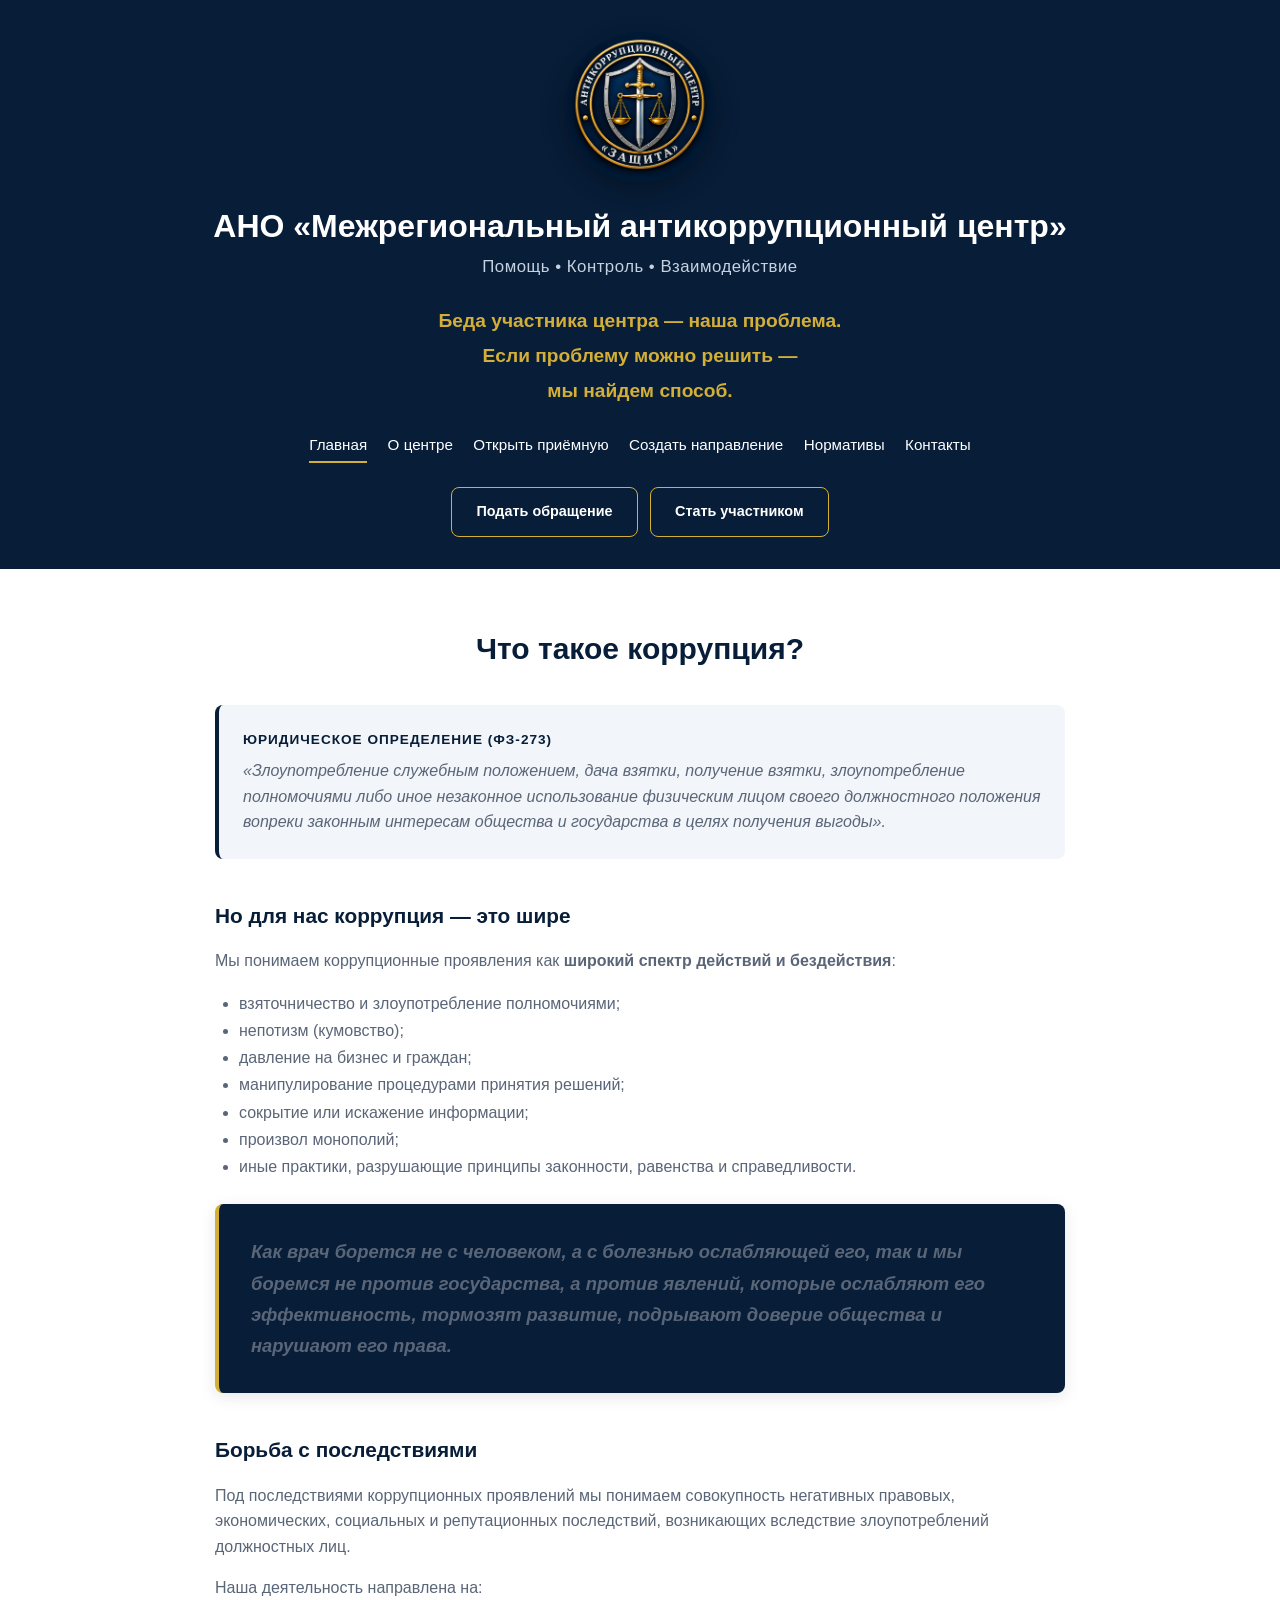
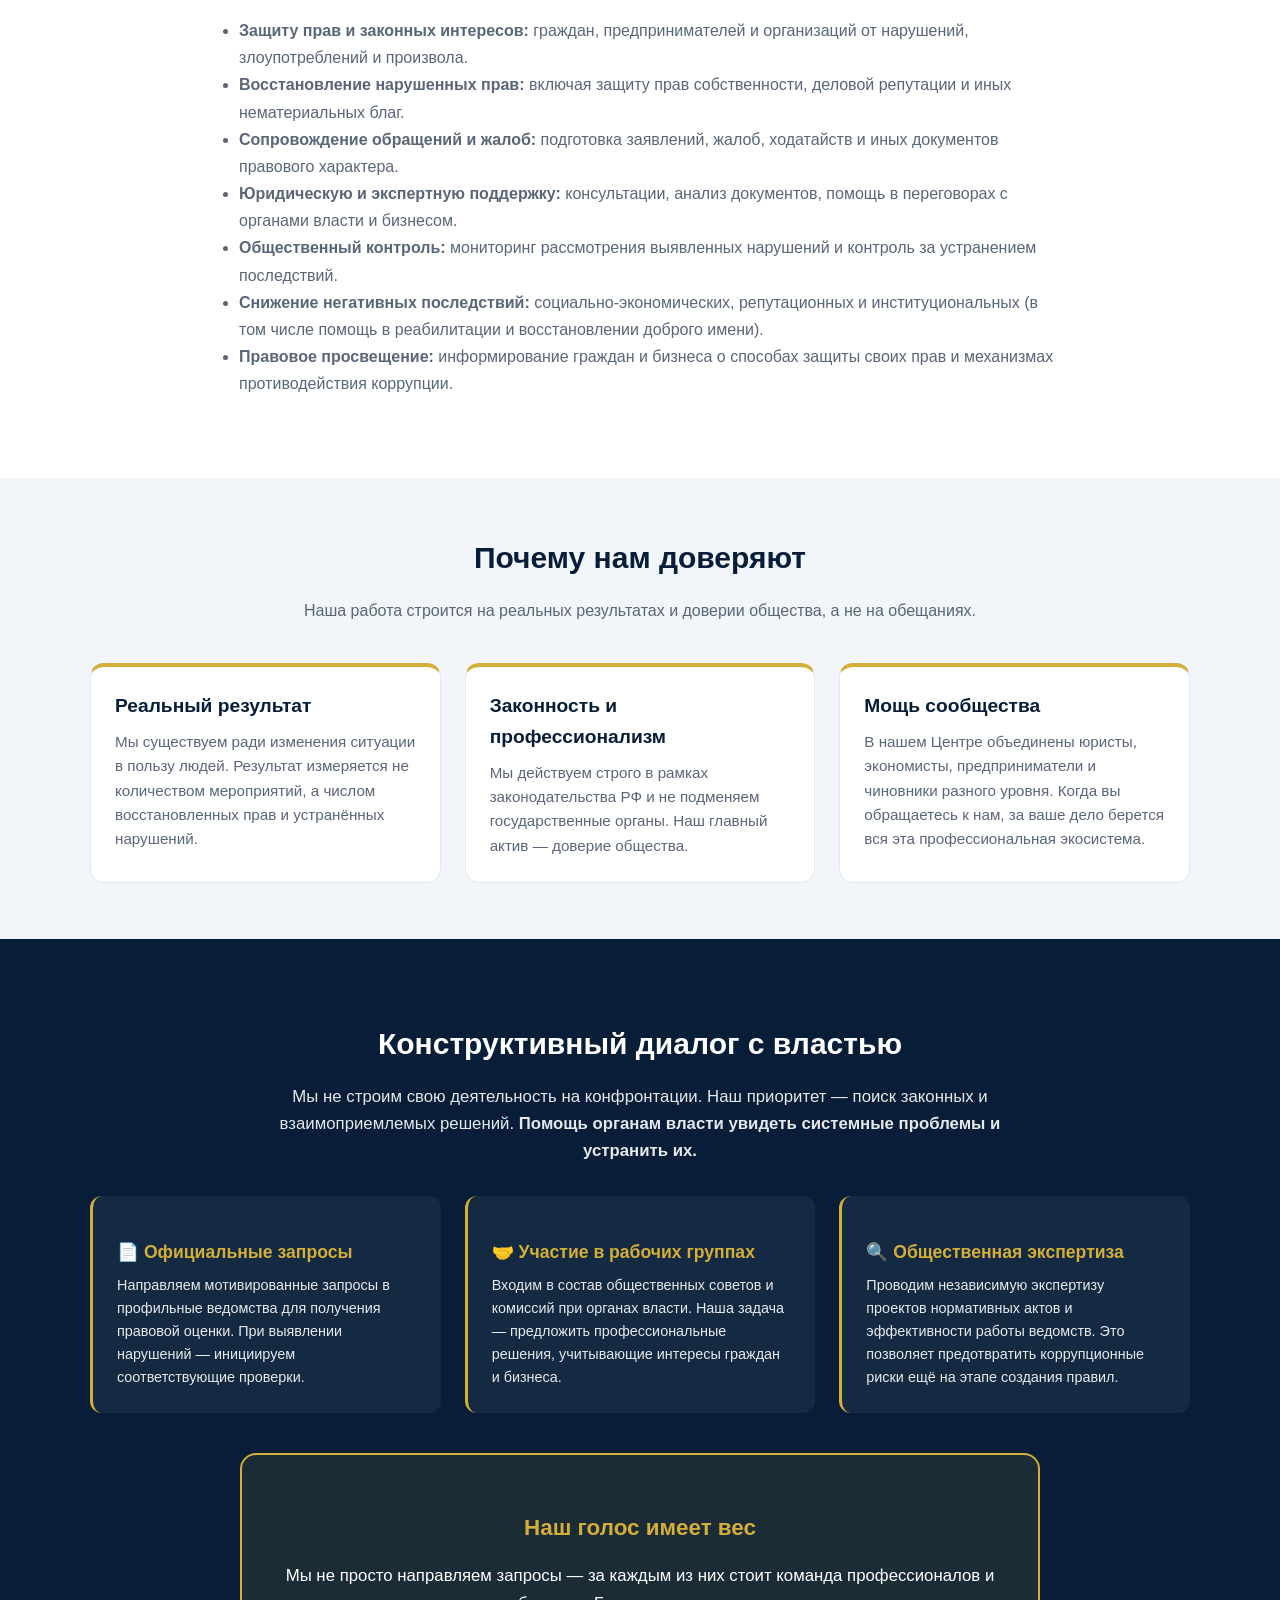
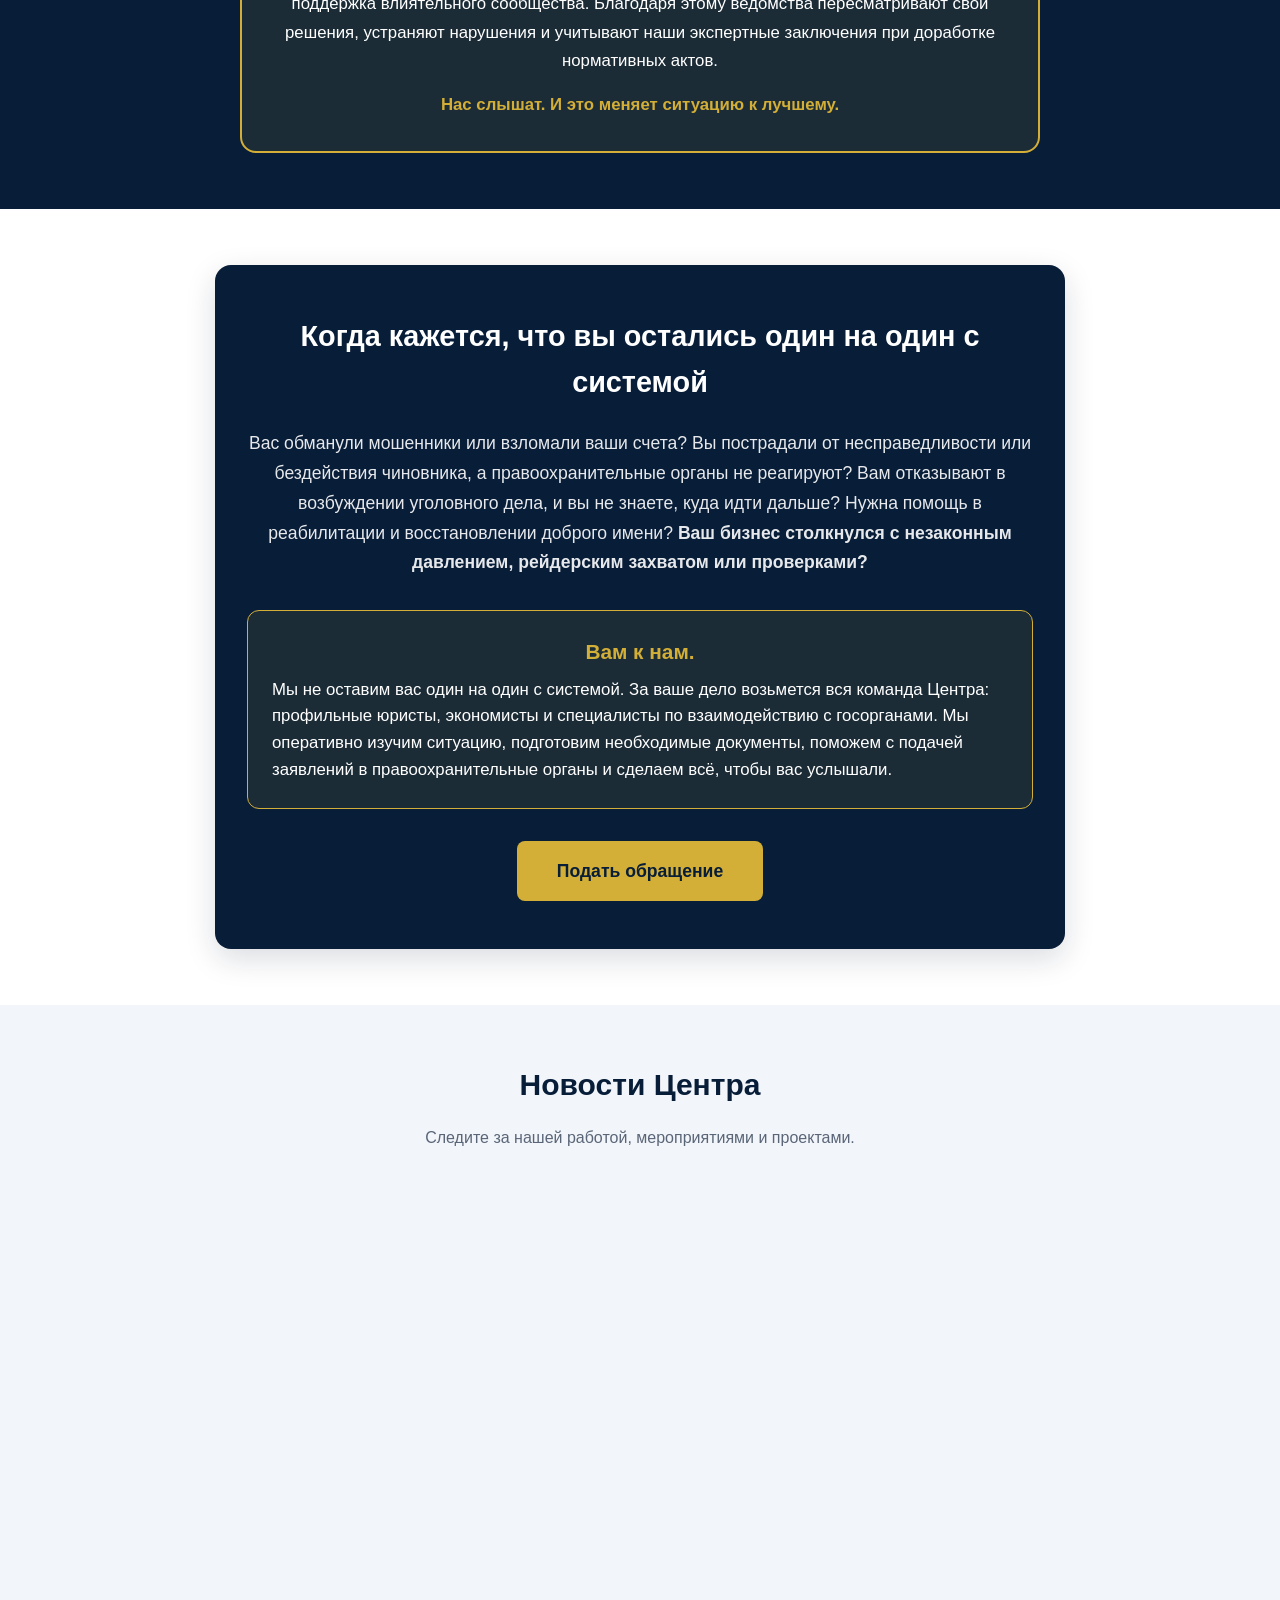
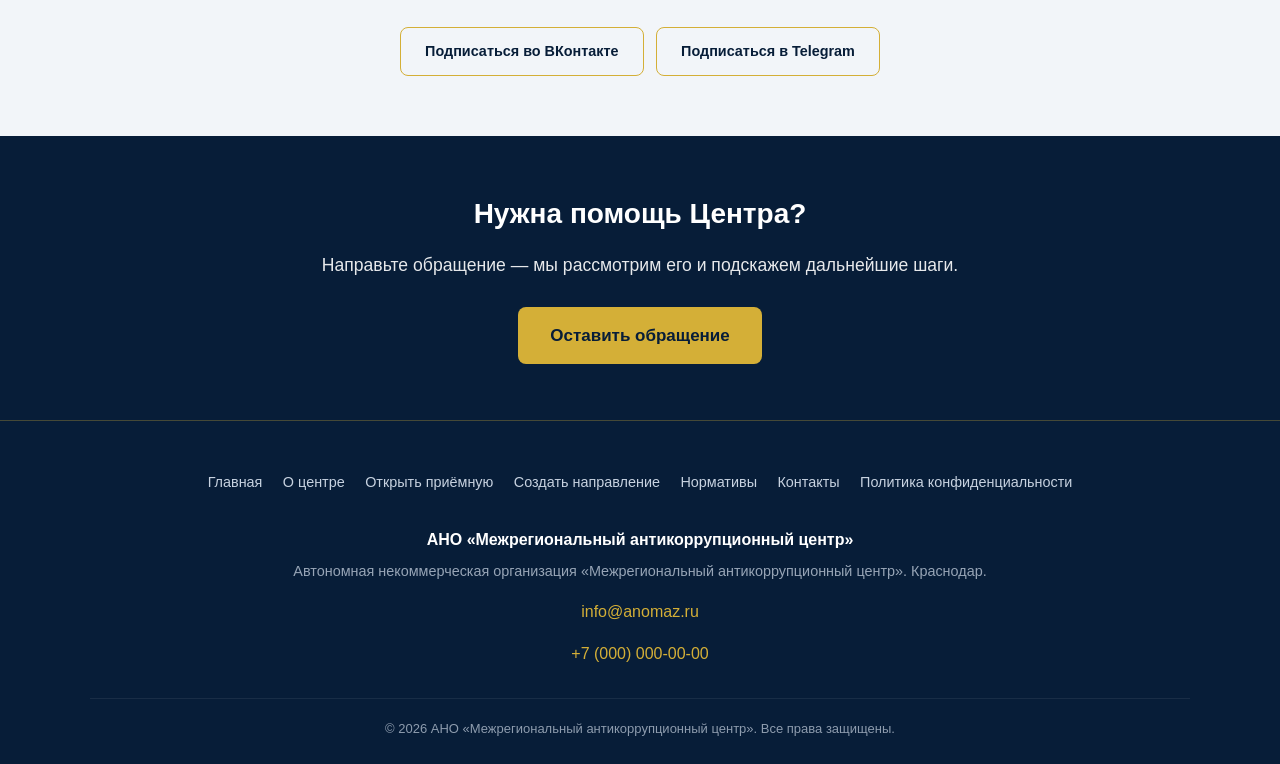
<file: index.html>
<!DOCTYPE html>
<html lang="ru">
<head>
  <meta charset="UTF-8">
  <meta name="viewport" content="width=device-width, initial-scale=1.0">
  <title>Главная — АНО «Межрегиональный антикоррупционный центр»</title>
  <link rel="stylesheet" href="style.css">
</head>
<body>
  <div id="header-container"></div>

  <section class="section section-white">
    <div class="container-narrow">
      <h2 class="section-title" style="margin-bottom: 2rem;">Что такое коррупция?</h2>
      <div class="law-box">
        <div class="law-label">Юридическое определение (ФЗ-273)</div>
        <p class="law-text">«Злоупотребление служебным положением, дача взятки, получение взятки, злоупотребление полномочиями либо иное незаконное использование физическим лицом своего должностного положения вопреки законным интересам общества и государства в целях получения выгоды».</p>
      </div>
      <div class="text-block-left">
        <h3>Но для нас коррупция — это шире</h3>
        <p>Мы понимаем коррупционные проявления как <strong>широкий спектр действий и бездействия</strong>:</p>
        <ul>
          <li>взяточничество и злоупотребление полномочиями;</li>
          <li>непотизм (кумовство);</li>
          <li>давление на бизнес и граждан;</li>
          <li>манипулирование процедурами принятия решений;</li>
          <li>сокрытие или искажение информации;</li>
          <li>произвол монополий;</li>
          <li>иные практики, разрушающие принципы законности, равенства и справедливости.</li>
        </ul>
        <div class="manifest-quote">
           <p>Как врач борется не с человеком, а с болезнью ослабляющей его, так и мы боремся не против государства, а против явлений, которые ослабляют его эффективность, тормозят развитие, подрывают доверие общества и нарушают его права.</p>
        </div>
      </div>
      <div class="text-block-left" style="margin-bottom: 0;">
        <h3>Борьба с последствиями</h3>
        <p>Под последствиями коррупционных проявлений мы понимаем совокупность негативных правовых, экономических, социальных и репутационных последствий, возникающих вследствие злоупотреблений должностных лиц.</p>
        <p>Наша деятельность направлена на:</p>
        <ul>
          <li><strong>Защиту прав и законных интересов:</strong> граждан, предпринимателей и организаций от нарушений, злоупотреблений и произвола.</li>
          <li><strong>Восстановление нарушенных прав:</strong> включая защиту прав собственности, деловой репутации и иных нематериальных благ.</li>
          <li><strong>Сопровождение обращений и жалоб:</strong> подготовка заявлений, жалоб, ходатайств и иных документов правового характера.</li>
          <li><strong>Юридическую и экспертную поддержку:</strong> консультации, анализ документов, помощь в переговорах с органами власти и бизнесом.</li>
          <li><strong>Общественный контроль:</strong> мониторинг рассмотрения выявленных нарушений и контроль за устранением последствий.</li>
          <li><strong>Снижение негативных последствий:</strong> социально-экономических, репутационных и институциональных (в том числе помощь в реабилитации и восстановлении доброго имени).</li>
          <li><strong>Правовое просвещение:</strong> информирование граждан и бизнеса о способах защиты своих прав и механизмах противодействия коррупции.</li>
        </ul>
      </div>
    </div>
  </section>

  <section class="section section-light">
    <div class="container">
      <h2 class="section-title">Почему нам доверяют</h2>
      <p class="section-subtitle">Наша работа строится на реальных результатах и доверии общества, а не на обещаниях.</p>
      <div class="grid-trust">
        <div class="trust-card">
          <h3>Реальный результат</h3>
          <p>Мы существуем ради изменения ситуации в пользу людей. Результат измеряется не количеством мероприятий, а числом восстановленных прав и устранённых нарушений.</p>
        </div>
        <div class="trust-card">
          <h3>Законность и профессионализм</h3>
          <p>Мы действуем строго в рамках законодательства РФ и не подменяем государственные органы. Наш главный актив — доверие общества.</p>
        </div>
        <div class="trust-card">
          <h3>Мощь сообщества</h3>
          <p>В нашем Центре объединены юристы, экономисты, предприниматели и чиновники разного уровня. Когда вы обращаетесь к нам, за ваше дело берется вся эта профессиональная экосистема.</p>
        </div>
      </div>
    </div>
  </section>

  <section class="section section-dark">
    <div class="container" style="text-align: center;">
      <h2 style="font-size: 1.875rem; margin-bottom: 1rem; color: var(--white);">Конструктивный диалог с властью</h2>
      <p style="opacity: 0.9; max-width: 750px; margin: 0 auto 2rem; font-size: 1.05rem; color: var(--white);">
        Мы не строим свою деятельность на конфронтации. Наш приоритет — поиск законных и взаимоприемлемых решений. <strong>Помощь органам власти увидеть системные проблемы и устранить их.</strong>
      </p>
      <div class="grid-guarantees">
        <div class="guarantee-card"><h3>📄 Официальные запросы</h3><p>Направляем мотивированные запросы в профильные ведомства для получения правовой оценки. При выявлении нарушений — инициируем соответствующие проверки.</p></div>
        <div class="guarantee-card"><h3>🤝 Участие в рабочих группах</h3><p>Входим в состав общественных советов и комиссий при органах власти. Наша задача — предложить профессиональные решения, учитывающие интересы граждан и бизнеса.</p></div>
        <div class="guarantee-card"><h3>🔍 Общественная экспертиза</h3><p>Проводим независимую экспертизу проектов нормативных актов и эффективности работы ведомств. Это позволяет предотвратить коррупционные риски ещё на этапе создания правил.</p></div>
      </div>
      <div style="background: rgba(212, 175, 55, 0.1); border: 2px solid var(--accent-gold); border-radius: 1rem; padding: 2rem; margin-top: 2.5rem; max-width: 800px; margin-left: auto; margin-right: auto;">
        <h3 style="color: var(--accent-gold); font-size: 1.4rem; margin-bottom: 1rem;">Наш голос имеет вес</h3>
        <p style="font-size: 1.05rem; color: var(--white); line-height: 1.7; margin: 0;">Мы не просто направляем запросы — за каждым из них стоит команда профессионалов и поддержка влиятельного сообщества. Благодаря этому ведомства пересматривают свои решения, устраняют нарушения и учитывают наши экспертные заключения при доработке нормативных актов.</p>
        <p style="font-size: 1.05rem; color: var(--accent-gold); font-weight: bold; margin-top: 1rem; margin-bottom: 0;">Нас слышат. И это меняет ситуацию к лучшему.</p>
      </div>
    </div>
  </section>

  <section class="section section-white">
    <div class="container-narrow">
      <div class="vam-k-nam-box">
        <h2>Когда кажется, что вы остались один на один с системой</h2>
        <p class="vam-k-nam-questions">Вас обманули мошенники или взломали ваши счета? Вы пострадали от несправедливости или бездействия чиновника, а правоохранительные органы не реагируют? Вам отказывают в возбуждении уголовного дела, и вы не знаете, куда идти дальше? Нужна помощь в реабилитации и восстановлении доброго имени? <strong>Ваш бизнес столкнулся с незаконным давлением, рейдерским захватом или проверками?</strong></p>
        <div class="vam-k-nam-answer">
          <strong>Вам к нам.</strong>
          <p>Мы не оставим вас один на один с системой. За ваше дело возьмется вся команда Центра: профильные юристы, экономисты и специалисты по взаимодействию с госорганами. Мы оперативно изучим ситуацию, подготовим необходимые документы, поможем с подачей заявлений в правоохранительные органы и сделаем всё, чтобы вас услышали.</p>
        </div>
        <a href="obrashchenie.html" class="btn-gold-big">Подать обращение</a>
      </div>
    </div>
  </section>

  <section class="section section-light">
    <div class="container">
      <h2 class="section-title">Новости Центра</h2>
      <p class="section-subtitle">Следите за нашей работой, мероприятиями и проектами.</p>
      <div id="vk_groups" style="text-align:center; min-height:400px;"></div>
      <div style="text-align:center; margin-top:2rem;">
        <a href="https://vk.com/ВАШЕ_СООБЩЕСТВО" target="_blank" class="cta-btn" style="color:var(--primary-dark);">Подписаться во ВКонтакте</a>
        <a href="https://t.me/ВАШ_КАНАЛ" target="_blank" class="cta-btn" style="color:var(--primary-dark);">Подписаться в Telegram</a>
      </div>
    </div>
  </section>

  <div class="hero-cta">
    <h2>Нужна помощь Центра?</h2>
    <p>Направьте обращение — мы рассмотрим его и подскажем дальнейшие шаги.</p>
    <a href="obrashchenie.html" class="big-btn">Оставить обращение</a>
  </div>

  <div id="footer-container"></div>
  
  <script src="script.js"></script>
  <script type="text/javascript" src="https://vk.com/js/api/openapi.js?169"></script>
  <script type="text/javascript">
    VK.Widgets.Group("vk_groups", { mode: 4, wide: 1, height: "600", color1: "FFFFFF", color2: "071D38", color3: "D4AF37" }, ВАШ_ID_СООБЩЕСТВА);
  </script>
</body>
</html>
</file>
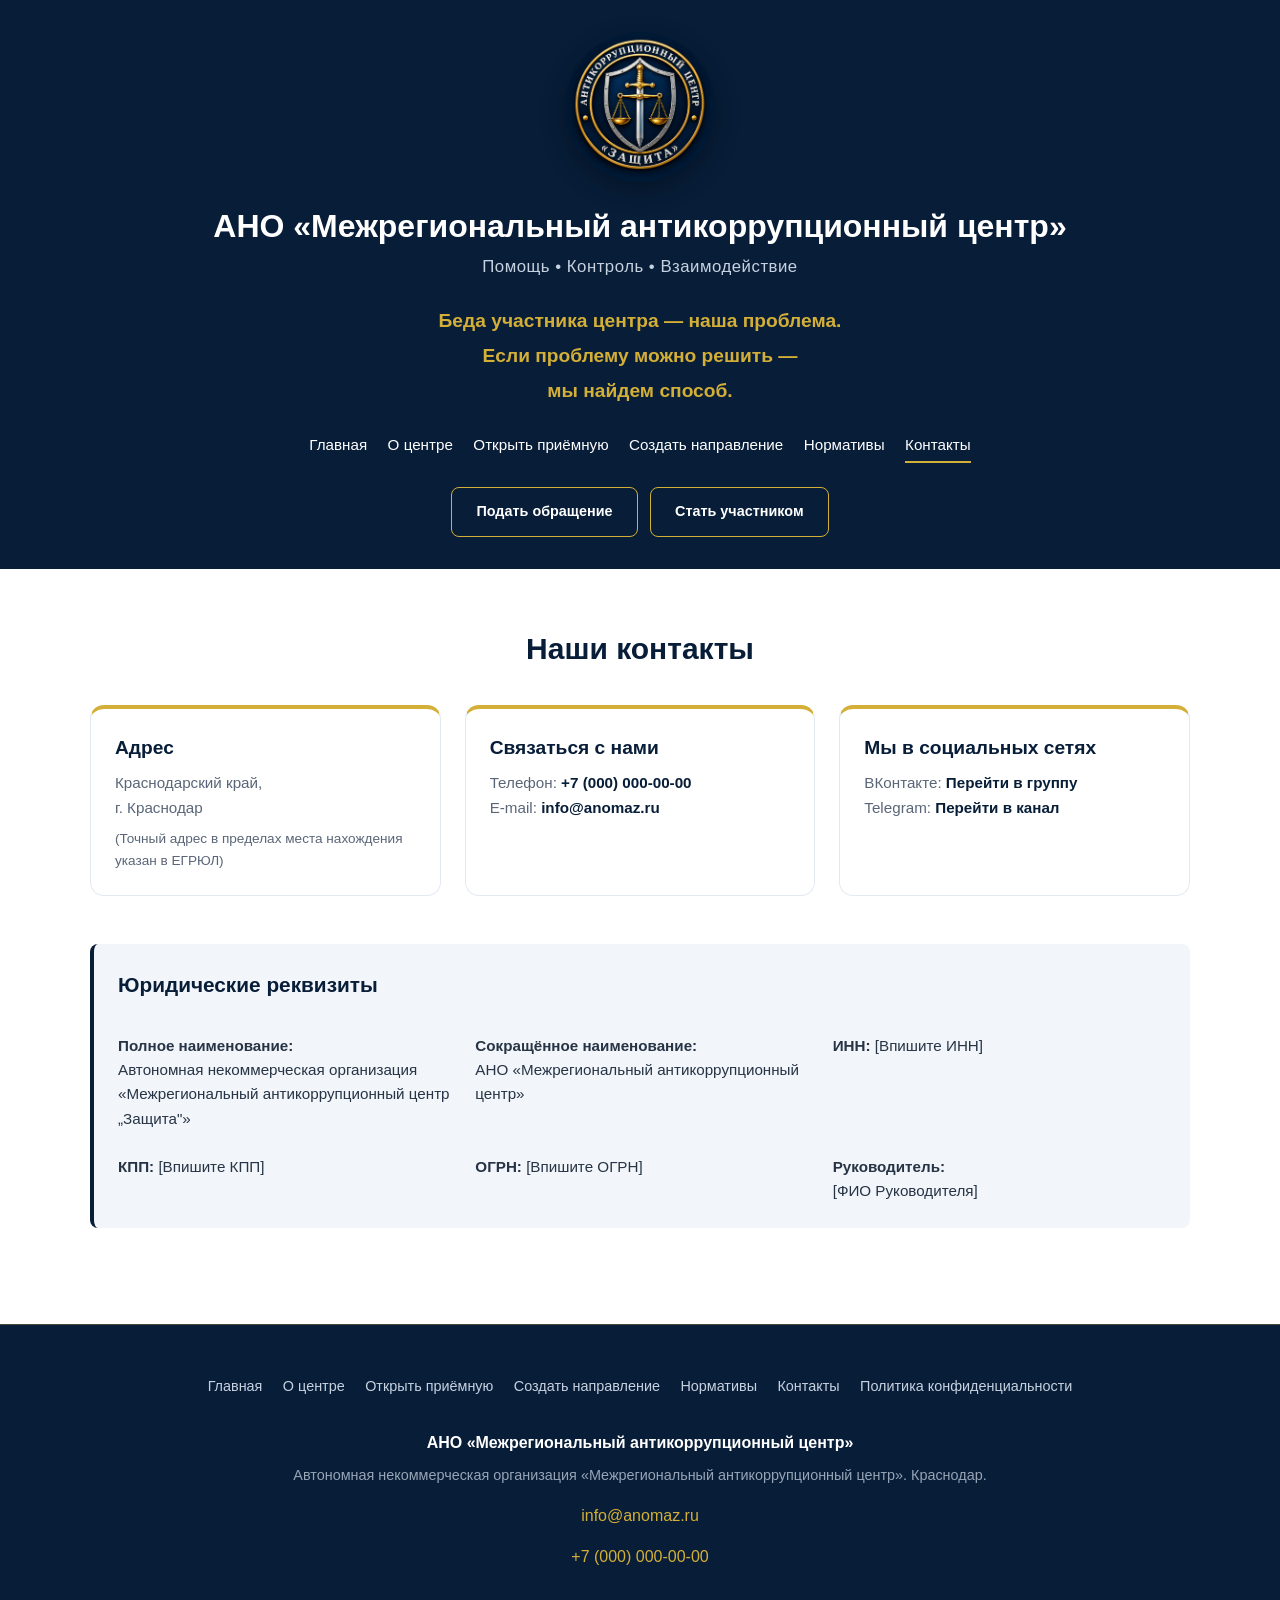
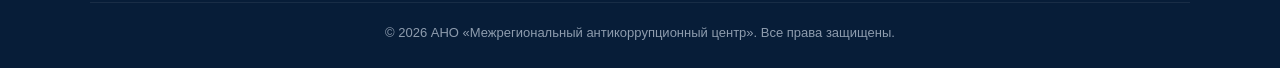
<file: kontakty.html>
<!DOCTYPE html>
<html lang="ru">
<head>
  <meta charset="UTF-8">
  <meta name="viewport" content="width=device-width, initial-scale=1.0">
  <title>Контакты — АНО «Межрегиональный антикоррупционный центр»</title>
  <link rel="stylesheet" href="style.css">
</head>
<body>
  <div id="header-container"></div>

  <section class="section section-white">
    <div class="container">
      <h2 class="section-title">Наши контакты</h2>
      
      <div class="grid-trust">
        <div class="trust-card">
          <h3>Адрес</h3>
          <p>Краснодарский край,<br>г. Краснодар</p>
          <p style="font-size: 0.85rem; color: var(--text-muted); margin-top: 0.5rem;">(Точный адрес в пределах места нахождения указан в ЕГРЮЛ)</p>
        </div>
        <div class="trust-card">
          <h3>Связаться с нами</h3>
          <p>Телефон: <a href="tel:+70000000000" style="color: var(--primary-dark); font-weight: bold; text-decoration: none;">+7 (000) 000-00-00</a></p>
          <p>E-mail: <a href="mailto:info@anomaz.ru" style="color: var(--primary-dark); font-weight: bold; text-decoration: none;">info@anomaz.ru</a></p>
        </div>
        <div class="trust-card">
          <h3>Мы в социальных сетях</h3>
          <p>ВКонтакте: <a href="https://vk.com/ВАШЕ_СООБЩЕСТВО" target="_blank" style="color: var(--primary-dark); font-weight: bold; text-decoration: none;">Перейти в группу</a></p>
          <p>Telegram: <a href="https://t.me/ВАШ_КАНАЛ" target="_blank" style="color: var(--primary-dark); font-weight: bold; text-decoration: none;">Перейти в канал</a></p>
        </div>
      </div>

      <div class="law-box" style="margin-top: 3rem;">
        <h3 style="color: var(--primary-dark); font-size: 1.3rem; margin-top: 0; margin-bottom: 1.5rem;">Юридические реквизиты</h3>
        <div class="grid-trust">
          <p style="margin: 0; font-size: 0.95rem; color: var(--text-main);"><strong>Полное наименование:</strong><br>Автономная некоммерческая организация «Межрегиональный антикоррупционный центр „Защита"»</p>
          <p style="margin: 0; font-size: 0.95rem; color: var(--text-main);"><strong>Сокращённое наименование:</strong><br>АНО «Межрегиональный антикоррупционный центр»</p>
          <p style="margin: 0; font-size: 0.95rem; color: var(--text-main);"><strong>ИНН:</strong> [Впишите ИНН]</p>
          <p style="margin: 0; font-size: 0.95rem; color: var(--text-main);"><strong>КПП:</strong> [Впишите КПП]</p>
          <p style="margin: 0; font-size: 0.95rem; color: var(--text-main);"><strong>ОГРН:</strong> [Впишите ОГРН]</p>
          <p style="margin: 0; font-size: 0.95rem; color: var(--text-main);"><strong>Руководитель:</strong><br>[ФИО Руководителя]</p>
        </div>
      </div>
    </div>
  </section>

  <div id="footer-container"></div>
  <script src="script.js"></script>
</body>
</html>
</file>
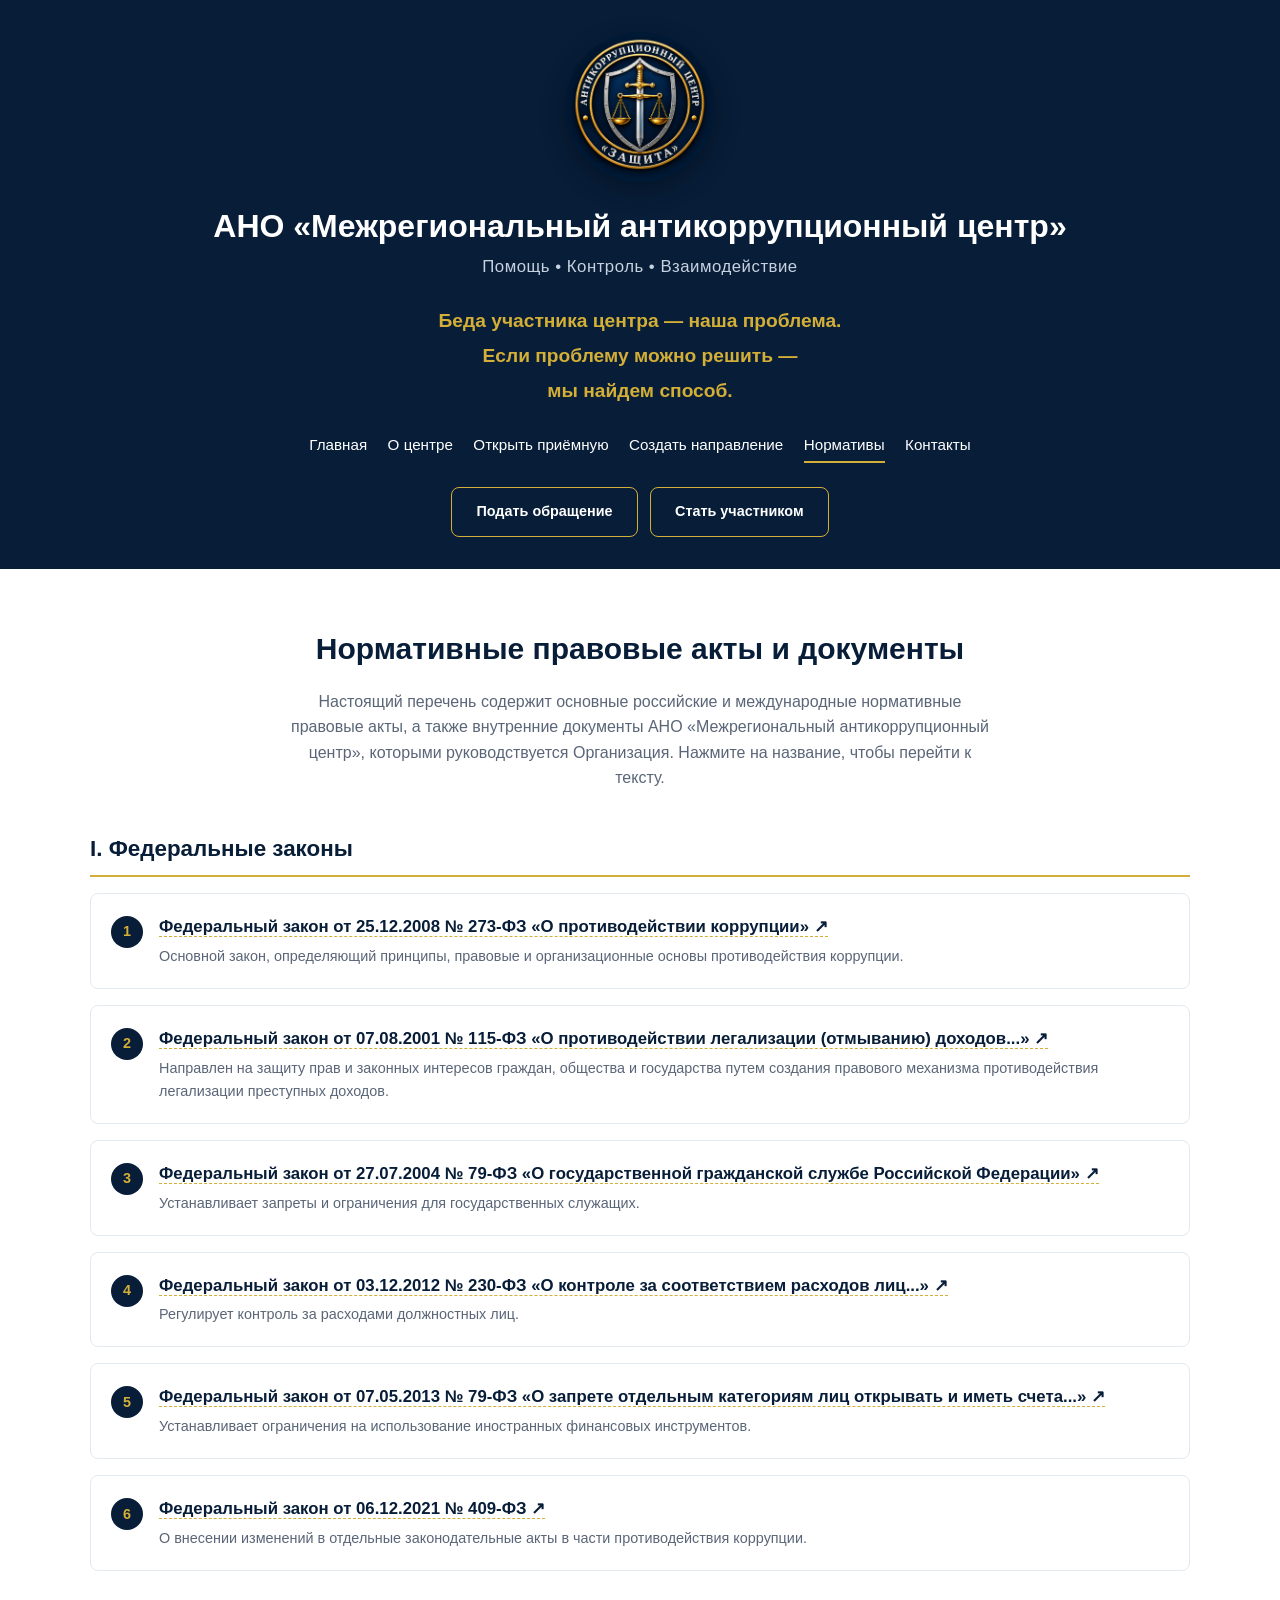
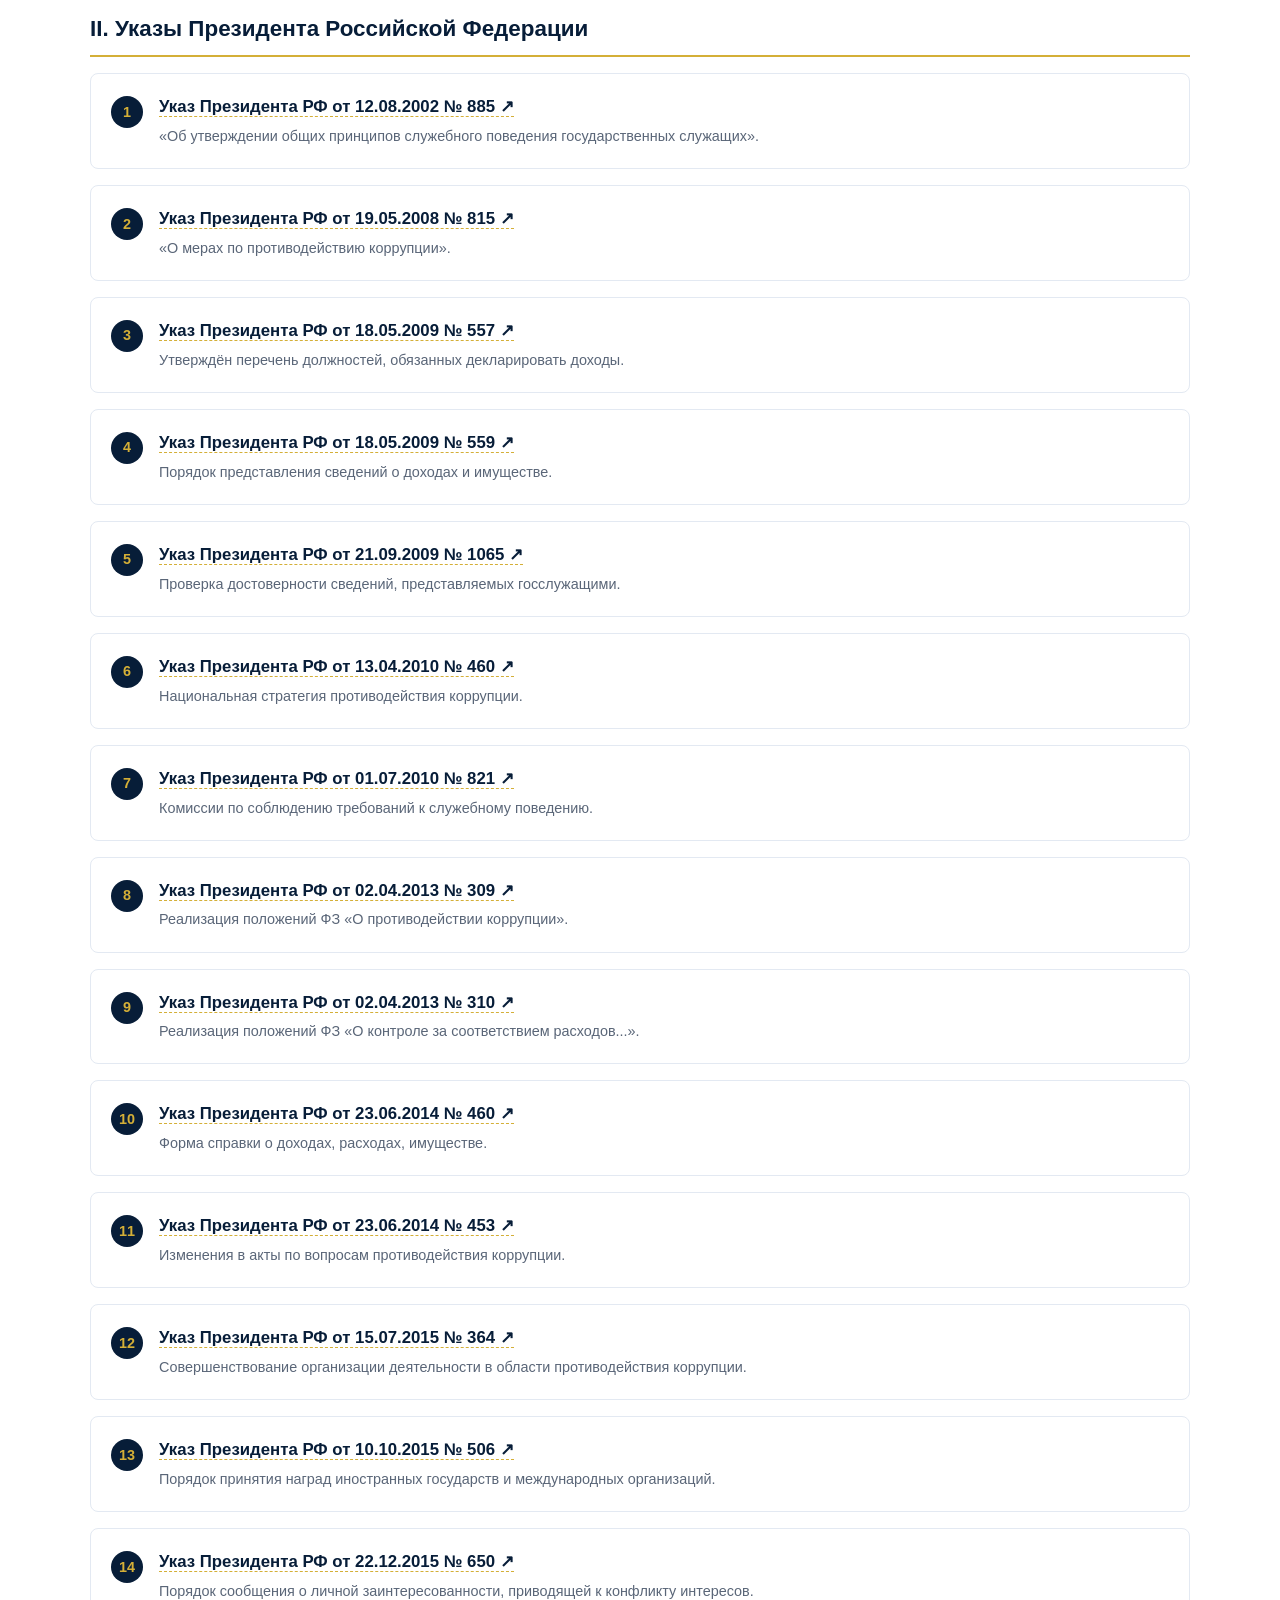
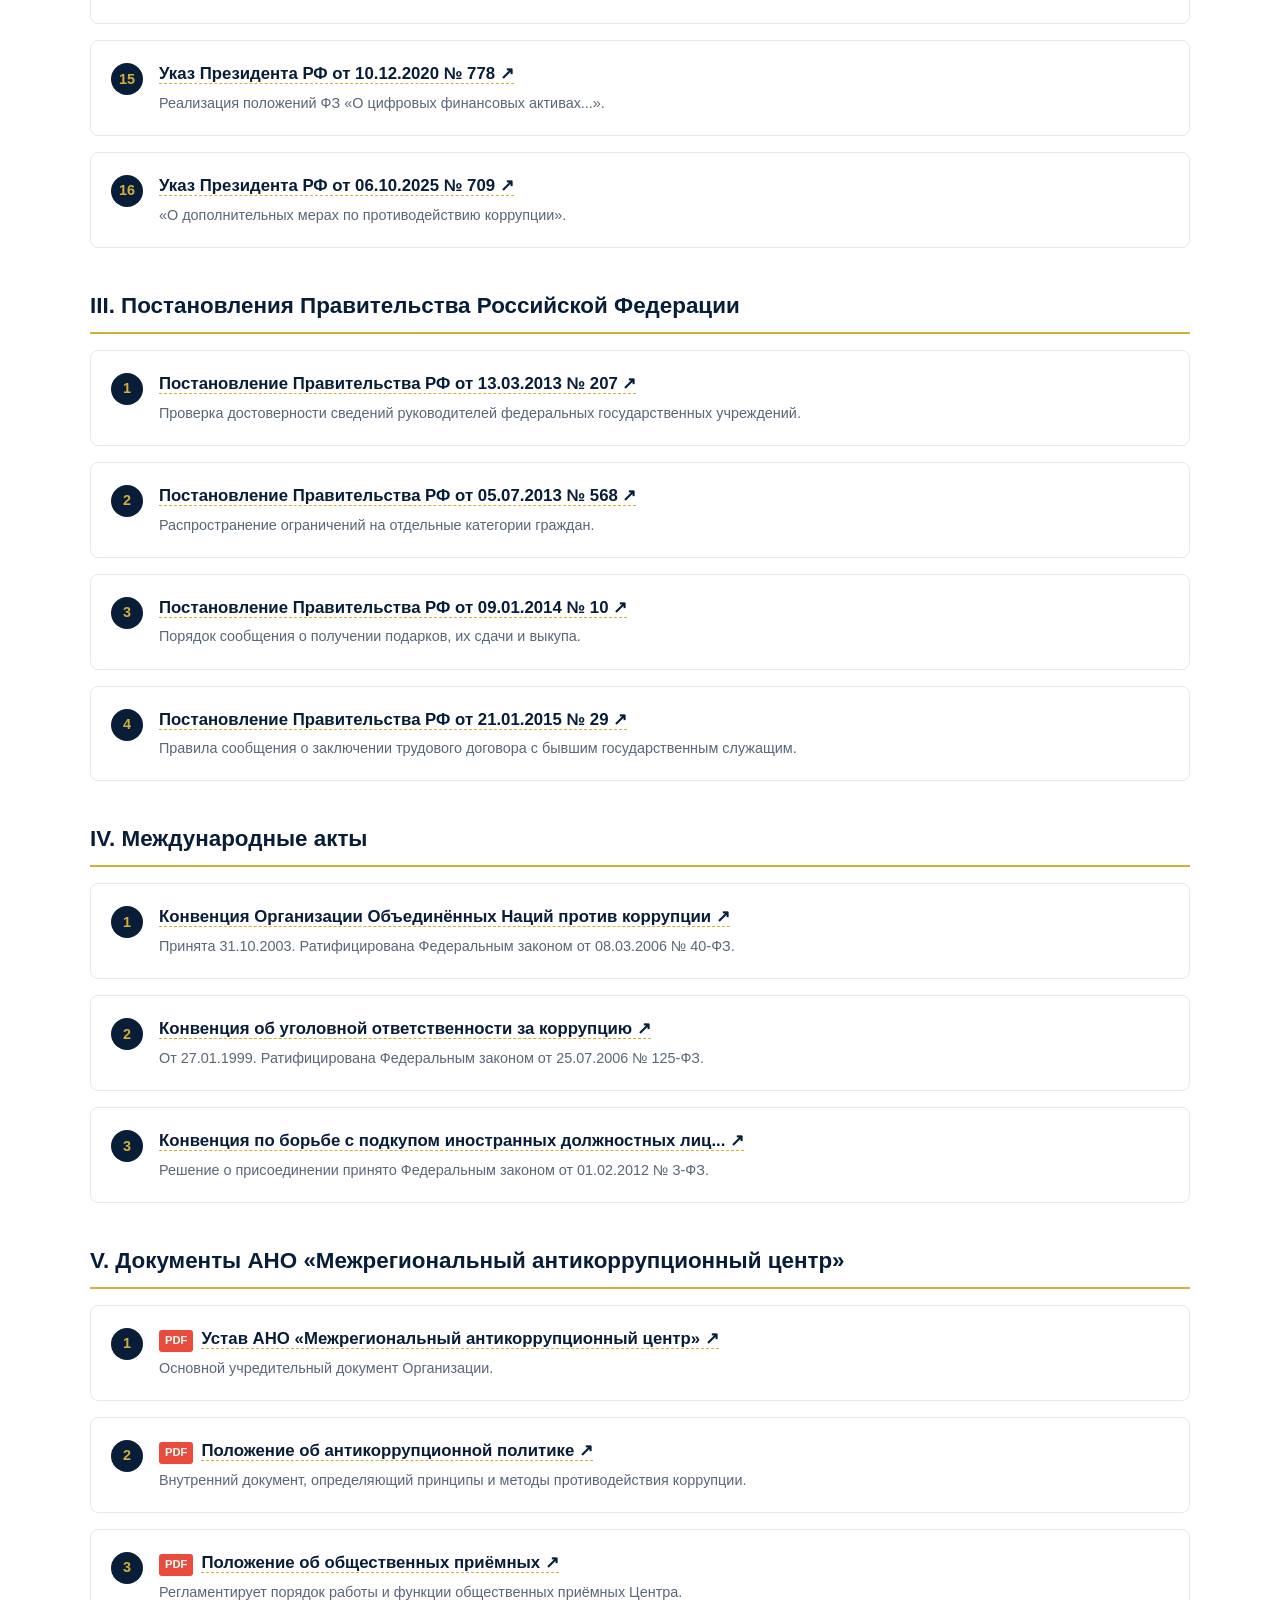
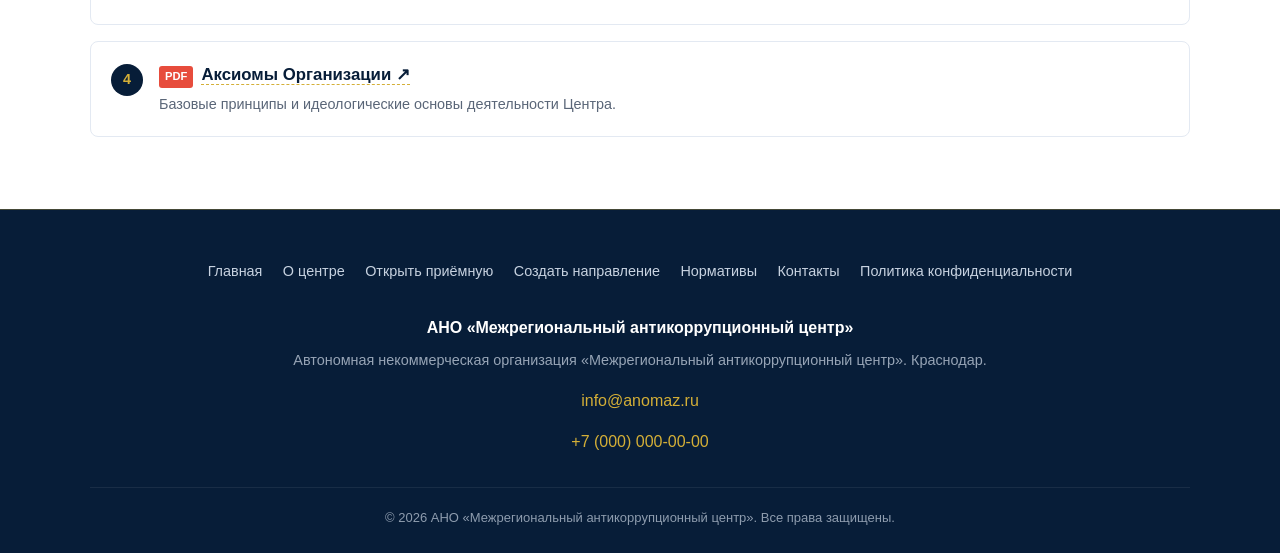
<file: normativy.html>
<!DOCTYPE html>
<html lang="ru">
<head>
  <meta charset="UTF-8">
  <meta name="viewport" content="width=device-width, initial-scale=1.0">
  <title>Нормативы — АНО «Межрегиональный антикоррупционный центр»</title>
  <link rel="stylesheet" href="style.css">
</head>
<body>
  <div id="header-container"></div>

  <section class="section section-white">
    <div class="container">
      <h2 class="section-title">Нормативные правовые акты и документы</h2>
      <p class="section-subtitle">Настоящий перечень содержит основные российские и международные нормативные правовые акты, а также внутренние документы АНО «Межрегиональный антикоррупционный центр», которыми руководствуется Организация. Нажмите на название, чтобы перейти к тексту.</p>

      <h3 class="doc-group-title">I. Федеральные законы</h3>
      <div class="doc-item"><div class="doc-num">1</div><div class="doc-content"><div class="doc-title"><a href="http://www.kremlin.ru/acts/bank/28623" target="_blank">Федеральный закон от 25.12.2008 № 273-ФЗ «О противодействии коррупции» ↗</a></div><div class="doc-desc">Основной закон, определяющий принципы, правовые и организационные основы противодействия коррупции.</div></div></div>
      <div class="doc-item"><div class="doc-num">2</div><div class="doc-content"><div class="doc-title"><a href="https://www.kremlin.ru/acts/bank/17249" target="_blank">Федеральный закон от 07.08.2001 № 115-ФЗ «О противодействии легализации (отмыванию) доходов...» ↗</a></div><div class="doc-desc">Направлен на защиту прав и законных интересов граждан, общества и государства путем создания правового механизма противодействия легализации преступных доходов.</div></div></div>
      <div class="doc-item"><div class="doc-num">3</div><div class="doc-content"><div class="doc-title"><a href="http://www.kremlin.ru/acts/bank/21388" target="_blank">Федеральный закон от 27.07.2004 № 79-ФЗ «О государственной гражданской службе Российской Федерации» ↗</a></div><div class="doc-desc">Устанавливает запреты и ограничения для государственных служащих.</div></div></div>
      <div class="doc-item"><div class="doc-num">4</div><div class="doc-content"><div class="doc-title"><a href="http://www.kremlin.ru/acts/bank/36582" target="_blank">Федеральный закон от 03.12.2012 № 230-ФЗ «О контроле за соответствием расходов лиц...» ↗</a></div><div class="doc-desc">Регулирует контроль за расходами должностных лиц.</div></div></div>
      <div class="doc-item"><div class="doc-num">5</div><div class="doc-content"><div class="doc-title"><a href="http://publication.pravo.gov.ru/Document/View/0001201305080015" target="_blank">Федеральный закон от 07.05.2013 № 79-ФЗ «О запрете отдельным категориям лиц открывать и иметь счета...» ↗</a></div><div class="doc-desc">Устанавливает ограничения на использование иностранных финансовых инструментов.</div></div></div>
      <div class="doc-item"><div class="doc-num">6</div><div class="doc-content"><div class="doc-title"><a href="http://publication.pravo.gov.ru/Document/View/0001202112060055" target="_blank">Федеральный закон от 06.12.2021 № 409-ФЗ ↗</a></div><div class="doc-desc">О внесении изменений в отдельные законодательные акты в части противодействия коррупции.</div></div></div>

      <h3 class="doc-group-title">II. Указы Президента Российской Федерации</h3>
      <div class="doc-item"><div class="doc-num">1</div><div class="doc-content"><div class="doc-title"><a href="http://www.kremlin.ru/acts/bank/18493" target="_blank">Указ Президента РФ от 12.08.2002 № 885 ↗</a></div><div class="doc-desc">«Об утверждении общих принципов служебного поведения государственных служащих».</div></div></div>
      <div class="doc-item"><div class="doc-num">2</div><div class="doc-content"><div class="doc-title"><a href="http://www.kremlin.ru/acts/bank/27311" target="_blank">Указ Президента РФ от 19.05.2008 № 815 ↗</a></div><div class="doc-desc">«О мерах по противодействию коррупции».</div></div></div>
      <div class="doc-item"><div class="doc-num">3</div><div class="doc-content"><div class="doc-title"><a href="http://www.kremlin.ru/acts/bank/29282" target="_blank">Указ Президента РФ от 18.05.2009 № 557 ↗</a></div><div class="doc-desc">Утверждён перечень должностей, обязанных декларировать доходы.</div></div></div>
      <div class="doc-item"><div class="doc-num">4</div><div class="doc-content"><div class="doc-title"><a href="http://www.kremlin.ru/acts/bank/29284" target="_blank">Указ Президента РФ от 18.05.2009 № 559 ↗</a></div><div class="doc-desc">Порядок представления сведений о доходах и имуществе.</div></div></div>
      <div class="doc-item"><div class="doc-num">5</div><div class="doc-content"><div class="doc-title"><a href="http://www.kremlin.ru/acts/bank/29789" target="_blank">Указ Президента РФ от 21.09.2009 № 1065 ↗</a></div><div class="doc-desc">Проверка достоверности сведений, представляемых госслужащими.</div></div></div>
      <div class="doc-item"><div class="doc-num">6</div><div class="doc-content"><div class="doc-title"><a href="http://www.kremlin.ru/acts/bank/31059" target="_blank">Указ Президента РФ от 13.04.2010 № 460 ↗</a></div><div class="doc-desc">Национальная стратегия противодействия коррупции.</div></div></div>
      <div class="doc-item"><div class="doc-num">7</div><div class="doc-content"><div class="doc-title"><a href="http://www.kremlin.ru/acts/bank/31422" target="_blank">Указ Президента РФ от 01.07.2010 № 821 ↗</a></div><div class="doc-desc">Комиссии по соблюдению требований к служебному поведению.</div></div></div>
      <div class="doc-item"><div class="doc-num">8</div><div class="doc-content"><div class="doc-title"><a href="http://publication.pravo.gov.ru/document/0001201304020003" target="_blank">Указ Президента РФ от 02.04.2013 № 309 ↗</a></div><div class="doc-desc">Реализация положений ФЗ «О противодействии коррупции».</div></div></div>
      <div class="doc-item"><div class="doc-num">9</div><div class="doc-content"><div class="doc-title"><a href="http://publication.pravo.gov.ru/Document/View/0001201304020004" target="_blank">Указ Президента РФ от 02.04.2013 № 310 ↗</a></div><div class="doc-desc">Реализация положений ФЗ «О контроле за соответствием расходов...».</div></div></div>
      <div class="doc-item"><div class="doc-num">10</div><div class="doc-content"><div class="doc-title"><a href="http://www.kremlin.ru/acts/bank/38572" target="_blank">Указ Президента РФ от 23.06.2014 № 460 ↗</a></div><div class="doc-desc">Форма справки о доходах, расходах, имуществе.</div></div></div>
      <div class="doc-item"><div class="doc-num">11</div><div class="doc-content"><div class="doc-title"><a href="http://publication.pravo.gov.ru/Document/View/0001201406240007" target="_blank">Указ Президента РФ от 23.06.2014 № 453 ↗</a></div><div class="doc-desc">Изменения в акты по вопросам противодействия коррупции.</div></div></div>
      <div class="doc-item"><div class="doc-num">12</div><div class="doc-content"><div class="doc-title"><a href="http://publication.pravo.gov.ru/Document/View/0001201507150026" target="_blank">Указ Президента РФ от 15.07.2015 № 364 ↗</a></div><div class="doc-desc">Совершенствование организации деятельности в области противодействия коррупции.</div></div></div>
      <div class="doc-item"><div class="doc-num">13</div><div class="doc-content"><div class="doc-title"><a href="http://www.kremlin.ru/acts/bank/40131" target="_blank">Указ Президента РФ от 10.10.2015 № 506 ↗</a></div><div class="doc-desc">Порядок принятия наград иностранных государств и международных организаций.</div></div></div>
      <div class="doc-item"><div class="doc-num">14</div><div class="doc-content"><div class="doc-title"><a href="http://publication.pravo.gov.ru/Document/View/0001201512220024" target="_blank">Указ Президента РФ от 22.12.2015 № 650 ↗</a></div><div class="doc-desc">Порядок сообщения о личной заинтересованности, приводящей к конфликту интересов.</div></div></div>
      <div class="doc-item"><div class="doc-num">15</div><div class="doc-content"><div class="doc-title"><a href="http://publication.pravo.gov.ru/Document/View/0001202012100034" target="_blank">Указ Президента РФ от 10.12.2020 № 778 ↗</a></div><div class="doc-desc">Реализация положений ФЗ «О цифровых финансовых активах...».</div></div></div>
      <div class="doc-item"><div class="doc-num">16</div><div class="doc-content"><div class="doc-title"><a href="http://publication.pravo.gov.ru/document/0001202510060013" target="_blank">Указ Президента РФ от 06.10.2025 № 709 ↗</a></div><div class="doc-desc">«О дополнительных мерах по противодействию коррупции».</div></div></div>

      <h3 class="doc-group-title">III. Постановления Правительства Российской Федерации</h3>
      <div class="doc-item"><div class="doc-num">1</div><div class="doc-content"><div class="doc-title"><a href="http://publication.pravo.gov.ru/Document/View/0001201303150021" target="_blank">Постановление Правительства РФ от 13.03.2013 № 207 ↗</a></div><div class="doc-desc">Проверка достоверности сведений руководителей федеральных государственных учреждений.</div></div></div>
      <div class="doc-item"><div class="doc-num">2</div><div class="doc-content"><div class="doc-title"><a href="http://publication.pravo.gov.ru/Document/View/0001201307080020" target="_blank">Постановление Правительства РФ от 05.07.2013 № 568 ↗</a></div><div class="doc-desc">Распространение ограничений на отдельные категории граждан.</div></div></div>
      <div class="doc-item"><div class="doc-num">3</div><div class="doc-content"><div class="doc-title"><a href="http://publication.pravo.gov.ru/Document/View/0001201401090033" target="_blank">Постановление Правительства РФ от 09.01.2014 № 10 ↗</a></div><div class="doc-desc">Порядок сообщения о получении подарков, их сдачи и выкупа.</div></div></div>
      <div class="doc-item"><div class="doc-num">4</div><div class="doc-content"><div class="doc-title"><a href="http://publication.pravo.gov.ru/Document/View/0001201501220017" target="_blank">Постановление Правительства РФ от 21.01.2015 № 29 ↗</a></div><div class="doc-desc">Правила сообщения о заключении трудового договора с бывшим государственным служащим.</div></div></div>

      <h3 class="doc-group-title">IV. Международные акты</h3>
      <div class="doc-item"><div class="doc-num">1</div><div class="doc-content"><div class="doc-title"><a href="https://www.consultant.ru/document/cons_doc_LAW_121140/" target="_blank">Конвенция Организации Объединённых Наций против коррупции ↗</a></div><div class="doc-desc">Принята 31.10.2003. Ратифицирована Федеральным законом от 08.03.2006 № 40-ФЗ.</div></div></div>
      <div class="doc-item"><div class="doc-num">2</div><div class="doc-content"><div class="doc-title"><a href="https://www.consultant.ru/document/cons_doc_LAW_121544/" target="_blank">Конвенция об уголовной ответственности за коррупцию ↗</a></div><div class="doc-desc">От 27.01.1999. Ратифицирована Федеральным законом от 25.07.2006 № 125-ФЗ.</div></div></div>
      <div class="doc-item"><div class="doc-num">3</div><div class="doc-content"><div class="doc-title"><a href="https://www.consultant.ru/document/cons_doc_LAW_125992/" target="_blank">Конвенция по борьбе с подкупом иностранных должностных лиц... ↗</a></div><div class="doc-desc">Решение о присоединении принято Федеральным законом от 01.02.2012 № 3-ФЗ.</div></div></div>

      <h3 class="doc-group-title">V. Документы АНО «Межрегиональный антикоррупционный центр»</h3>
      <div class="doc-item"><div class="doc-num">1</div><div class="doc-content"><div class="doc-title"><span class="pdf-icon">PDF</span><a href="ustav.pdf" target="_blank">Устав АНО «Межрегиональный антикоррупционный центр» ↗</a></div><div class="doc-desc">Основной учредительный документ Организации.</div></div></div>
      <div class="doc-item"><div class="doc-num">2</div><div class="doc-content"><div class="doc-title"><span class="pdf-icon">PDF</span><a href="polozhenie-o-politike.pdf" target="_blank">Положение об антикоррупционной политике ↗</a></div><div class="doc-desc">Внутренний документ, определяющий принципы и методы противодействия коррупции.</div></div></div>
      <div class="doc-item"><div class="doc-num">3</div><div class="doc-content"><div class="doc-title"><span class="pdf-icon">PDF</span><a href="polozhenie-o-priemnyh.pdf" target="_blank">Положение об общественных приёмных ↗</a></div><div class="doc-desc">Регламентирует порядок работы и функции общественных приёмных Центра.</div></div></div>
      <div class="doc-item"><div class="doc-num">4</div><div class="doc-content"><div class="doc-title"><span class="pdf-icon">PDF</span><a href="aksiomy.pdf" target="_blank">Аксиомы Организации ↗</a></div><div class="doc-desc">Базовые принципы и идеологические основы деятельности Центра.</div></div></div>
    </div>
  </section>

  <div id="footer-container"></div>
  <script src="script.js"></script>
</body>
</html>
</file>
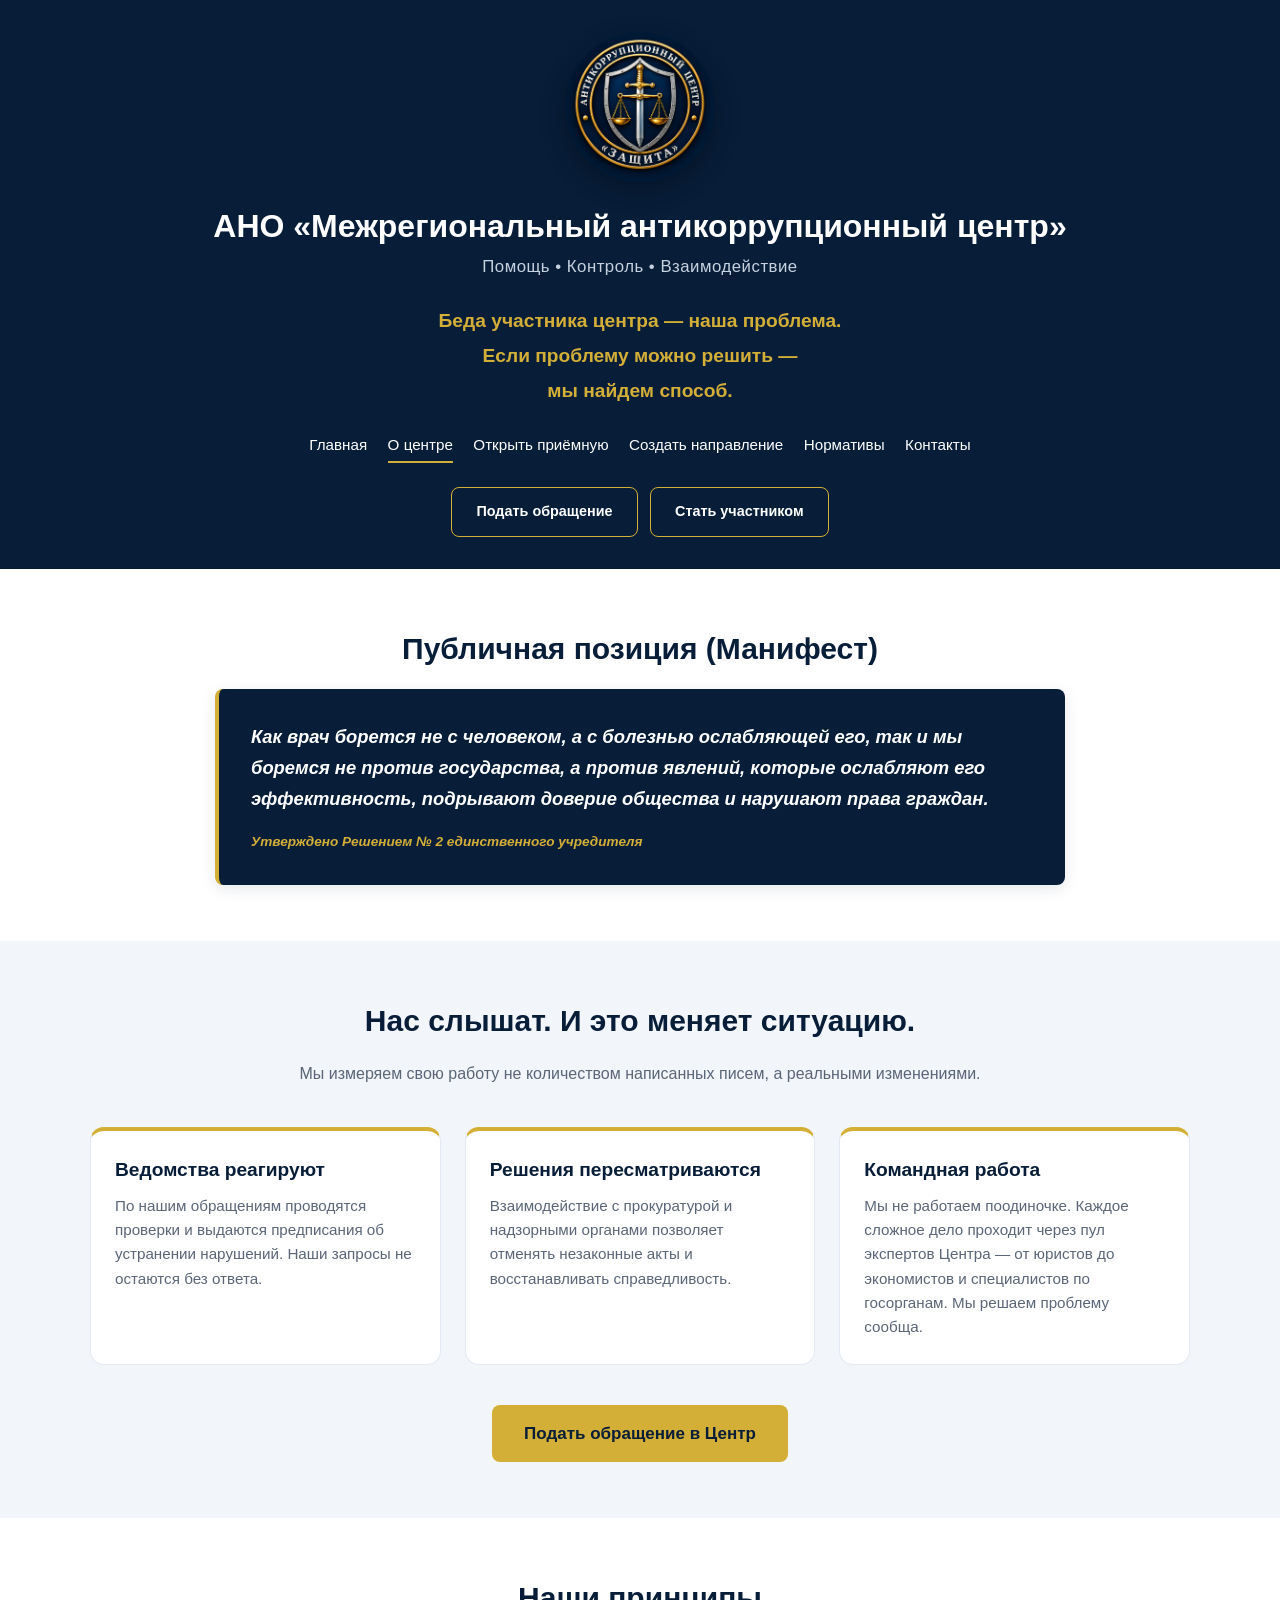
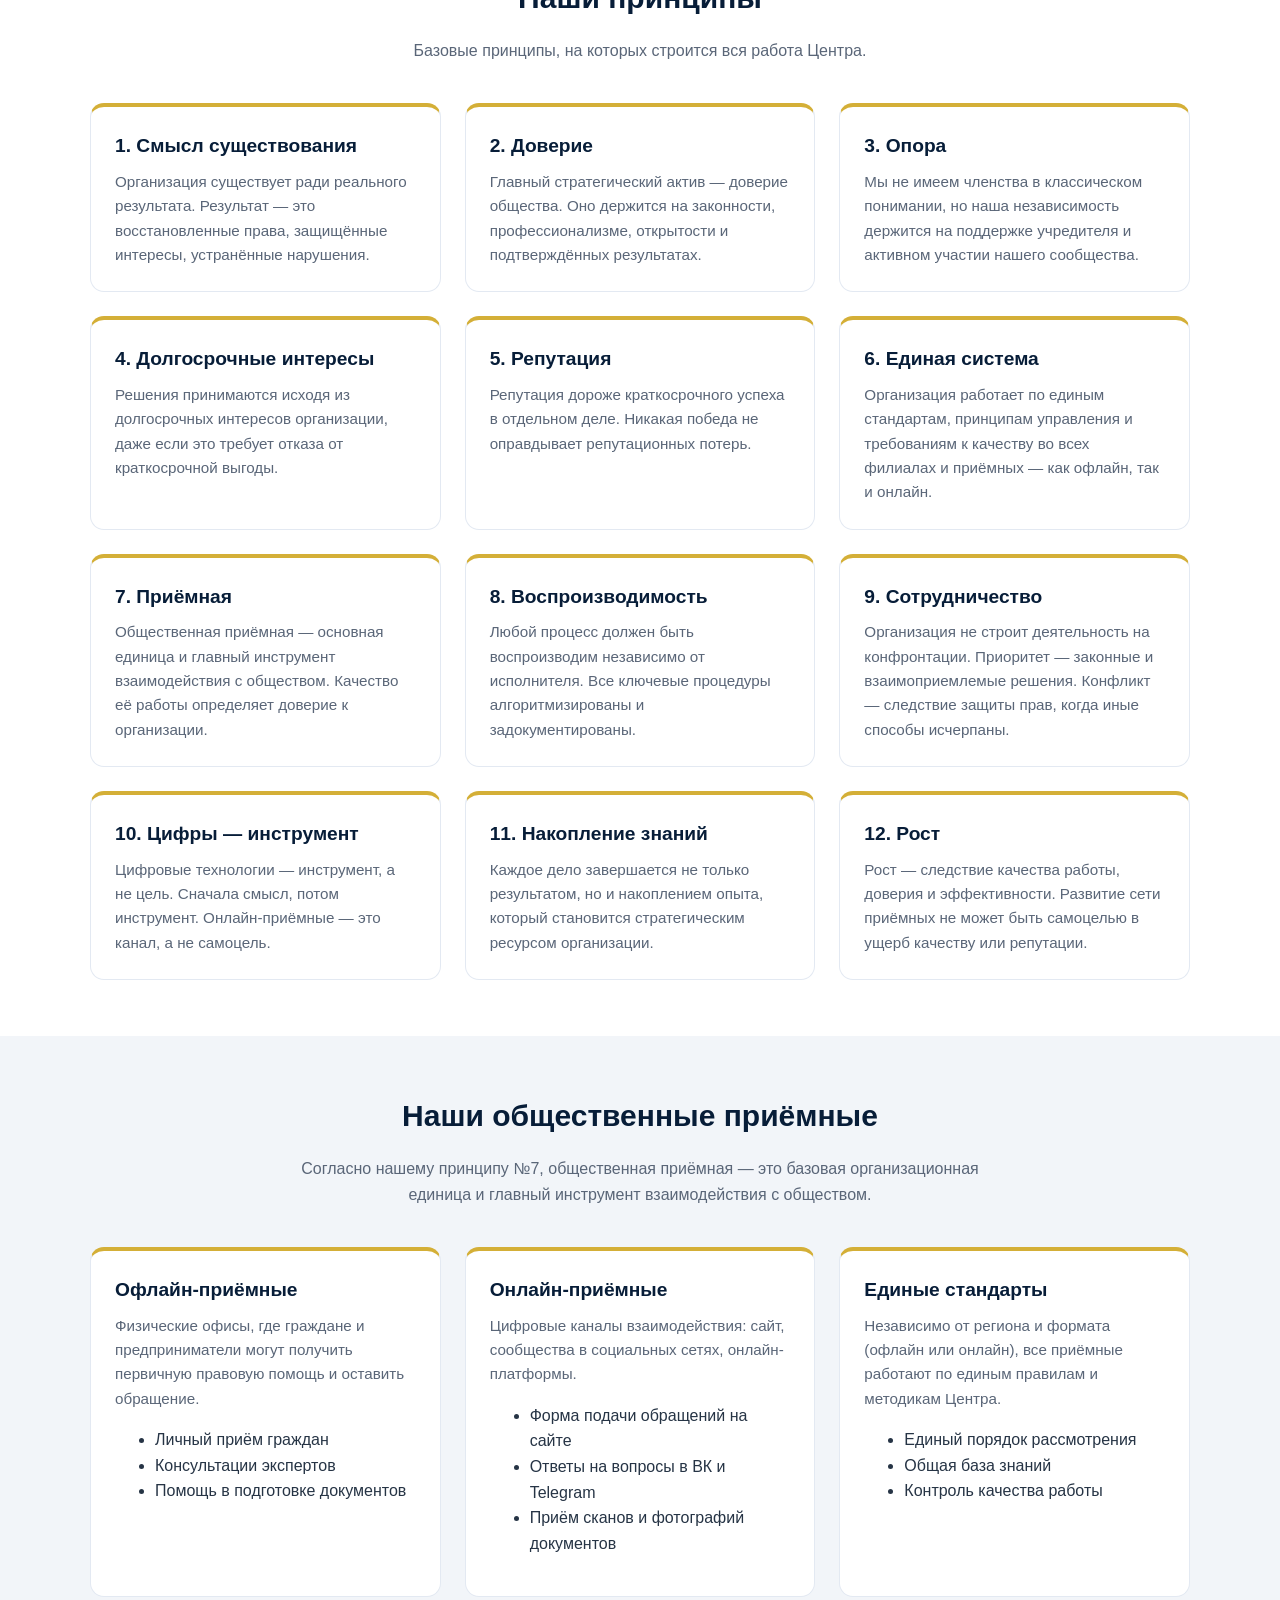
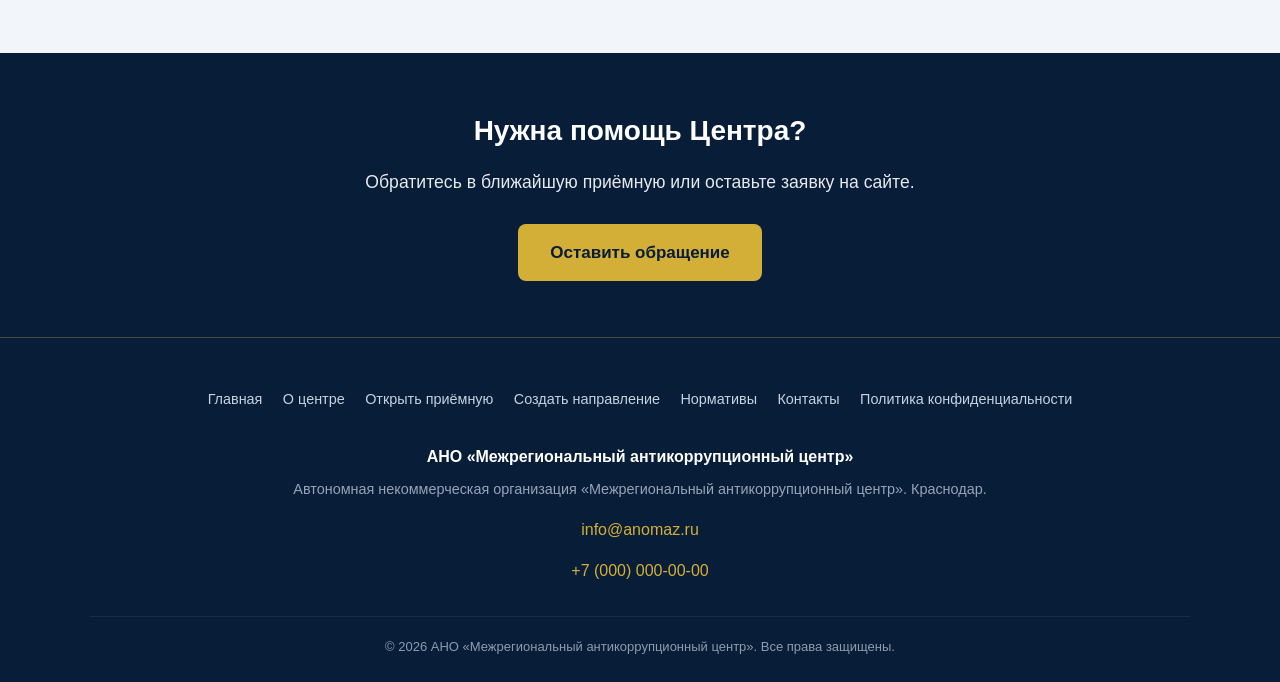
<file: o-centre.html>
<!DOCTYPE html>
<html lang="ru">
<head>
  <meta charset="UTF-8">
  <meta name="viewport" content="width=device-width, initial-scale=1.0">
  <title>О центре — АНО «Межрегиональный антикоррупционный центр»</title>
  <link rel="stylesheet" href="style.css">
</head>
<body>
  <div id="header-container"></div>

  <section class="section section-white">
    <div class="container-narrow">
      <h2 class="section-title">Публичная позиция (Манифест)</h2>
      <div class="manifest-quote" style="margin-top: 1rem;">
        <p>Как врач борется не с человеком, а с болезнью ослабляющей его, так и мы боремся не против государства, а против явлений, которые ослабляют его эффективность, подрывают доверие общества и нарушают права граждан.</p>
        <p style="font-size: 0.85rem; color: var(--accent-gold); margin-top: 1rem;">Утверждено Решением № 2 единственного учредителя</p>
      </div>
    </div>
  </section>

  <section class="section section-light">
    <div class="container">
      <h2 class="section-title">Нас слышат. И это меняет ситуацию.</h2>
      <p class="section-subtitle">Мы измеряем свою работу не количеством написанных писем, а реальными изменениями.</p>
      <div class="grid-trust">
        <div class="trust-card"><h3>Ведомства реагируют</h3><p>По нашим обращениям проводятся проверки и выдаются предписания об устранении нарушений. Наши запросы не остаются без ответа.</p></div>
        <div class="trust-card"><h3>Решения пересматриваются</h3><p>Взаимодействие с прокуратурой и надзорными органами позволяет отменять незаконные акты и восстанавливать справедливость.</p></div>
        <div class="trust-card"><h3>Командная работа</h3><p>Мы не работаем поодиночке. Каждое сложное дело проходит через пул экспертов Центра — от юристов до экономистов и специалистов по госорганам. Мы решаем проблему сообща.</p></div>
      </div>
      <div style="text-align: center; margin-top: 2.5rem;">
        <a href="obrashchenie.html" class="big-btn">Подать обращение в Центр</a>
      </div>
    </div>
  </section>

  <section class="section section-white">
    <div class="container">
      <h2 class="section-title">Наши принципы</h2>
      <p class="section-subtitle">Базовые принципы, на которых строится вся работа Центра.</p>
      <div class="grid-trust">
        <div class="trust-card"><h3>1. Смысл существования</h3><p>Организация существует ради реального результата. Результат — это восстановленные права, защищённые интересы, устранённые нарушения.</p></div>
        <div class="trust-card"><h3>2. Доверие</h3><p>Главный стратегический актив — доверие общества. Оно держится на законности, профессионализме, открытости и подтверждённых результатах.</p></div>
        <div class="trust-card"><h3>3. Опора</h3><p>Мы не имеем членства в классическом понимании, но наша независимость держится на поддержке учредителя и активном участии нашего сообщества.</p></div>
        <div class="trust-card"><h3>4. Долгосрочные интересы</h3><p>Решения принимаются исходя из долгосрочных интересов организации, даже если это требует отказа от краткосрочной выгоды.</p></div>
        <div class="trust-card"><h3>5. Репутация</h3><p>Репутация дороже краткосрочного успеха в отдельном деле. Никакая победа не оправдывает репутационных потерь.</p></div>
        <div class="trust-card"><h3>6. Единая система</h3><p>Организация работает по единым стандартам, принципам управления и требованиям к качеству во всех филиалах и приёмных — как офлайн, так и онлайн.</p></div>
        <div class="trust-card"><h3>7. Приёмная</h3><p>Общественная приёмная — основная единица и главный инструмент взаимодействия с обществом. Качество её работы определяет доверие к организации.</p></div>
        <div class="trust-card"><h3>8. Воспроизводимость</h3><p>Любой процесс должен быть воспроизводим независимо от исполнителя. Все ключевые процедуры алгоритмизированы и задокументированы.</p></div>
        <div class="trust-card"><h3>9. Сотрудничество</h3><p>Организация не строит деятельность на конфронтации. Приоритет — законные и взаимоприемлемые решения. Конфликт — следствие защиты прав, когда иные способы исчерпаны.</p></div>
        <div class="trust-card"><h3>10. Цифры — инструмент</h3><p>Цифровые технологии — инструмент, а не цель. Сначала смысл, потом инструмент. Онлайн-приёмные — это канал, а не самоцель.</p></div>
        <div class="trust-card"><h3>11. Накопление знаний</h3><p>Каждое дело завершается не только результатом, но и накоплением опыта, который становится стратегическим ресурсом организации.</p></div>
        <div class="trust-card"><h3>12. Рост</h3><p>Рост — следствие качества работы, доверия и эффективности. Развитие сети приёмных не может быть самоцелью в ущерб качеству или репутации.</p></div>
      </div>
    </div>
  </section>

  <section class="section section-light">
    <div class="container">
      <h2 class="section-title">Наши общественные приёмные</h2>
      <p class="section-subtitle">Согласно нашему принципу №7, общественная приёмная — это базовая организационная единица и главный инструмент взаимодействия с обществом.</p>
      <div class="grid-trust">
        <div class="trust-card"><h3>Офлайн-приёмные</h3><p>Физические офисы, где граждане и предприниматели могут получить первичную правовую помощь и оставить обращение.</p><ul><li>Личный приём граждан</li><li>Консультации экспертов</li><li>Помощь в подготовке документов</li></ul></div>
        <div class="trust-card"><h3>Онлайн-приёмные</h3><p>Цифровые каналы взаимодействия: сайт, сообщества в социальных сетях, онлайн-платформы.</p><ul><li>Форма подачи обращений на сайте</li><li>Ответы на вопросы в ВК и Telegram</li><li>Приём сканов и фотографий документов</li></ul></div>
        <div class="trust-card"><h3>Единые стандарты</h3><p>Независимо от региона и формата (офлайн или онлайн), все приёмные работают по единым правилам и методикам Центра.</p><ul><li>Единый порядок рассмотрения</li><li>Общая база знаний</li><li>Контроль качества работы</li></ul></div>
      </div>
    </div>
  </section>

  <div class="hero-cta">
    <h2>Нужна помощь Центра?</h2>
    <p>Обратитесь в ближайшую приёмную или оставьте заявку на сайте.</p>
    <a href="obrashchenie.html" class="big-btn">Оставить обращение</a>
  </div>

  <div id="footer-container"></div>
  <script src="script.js"></script>
</body>
</html>
</file>
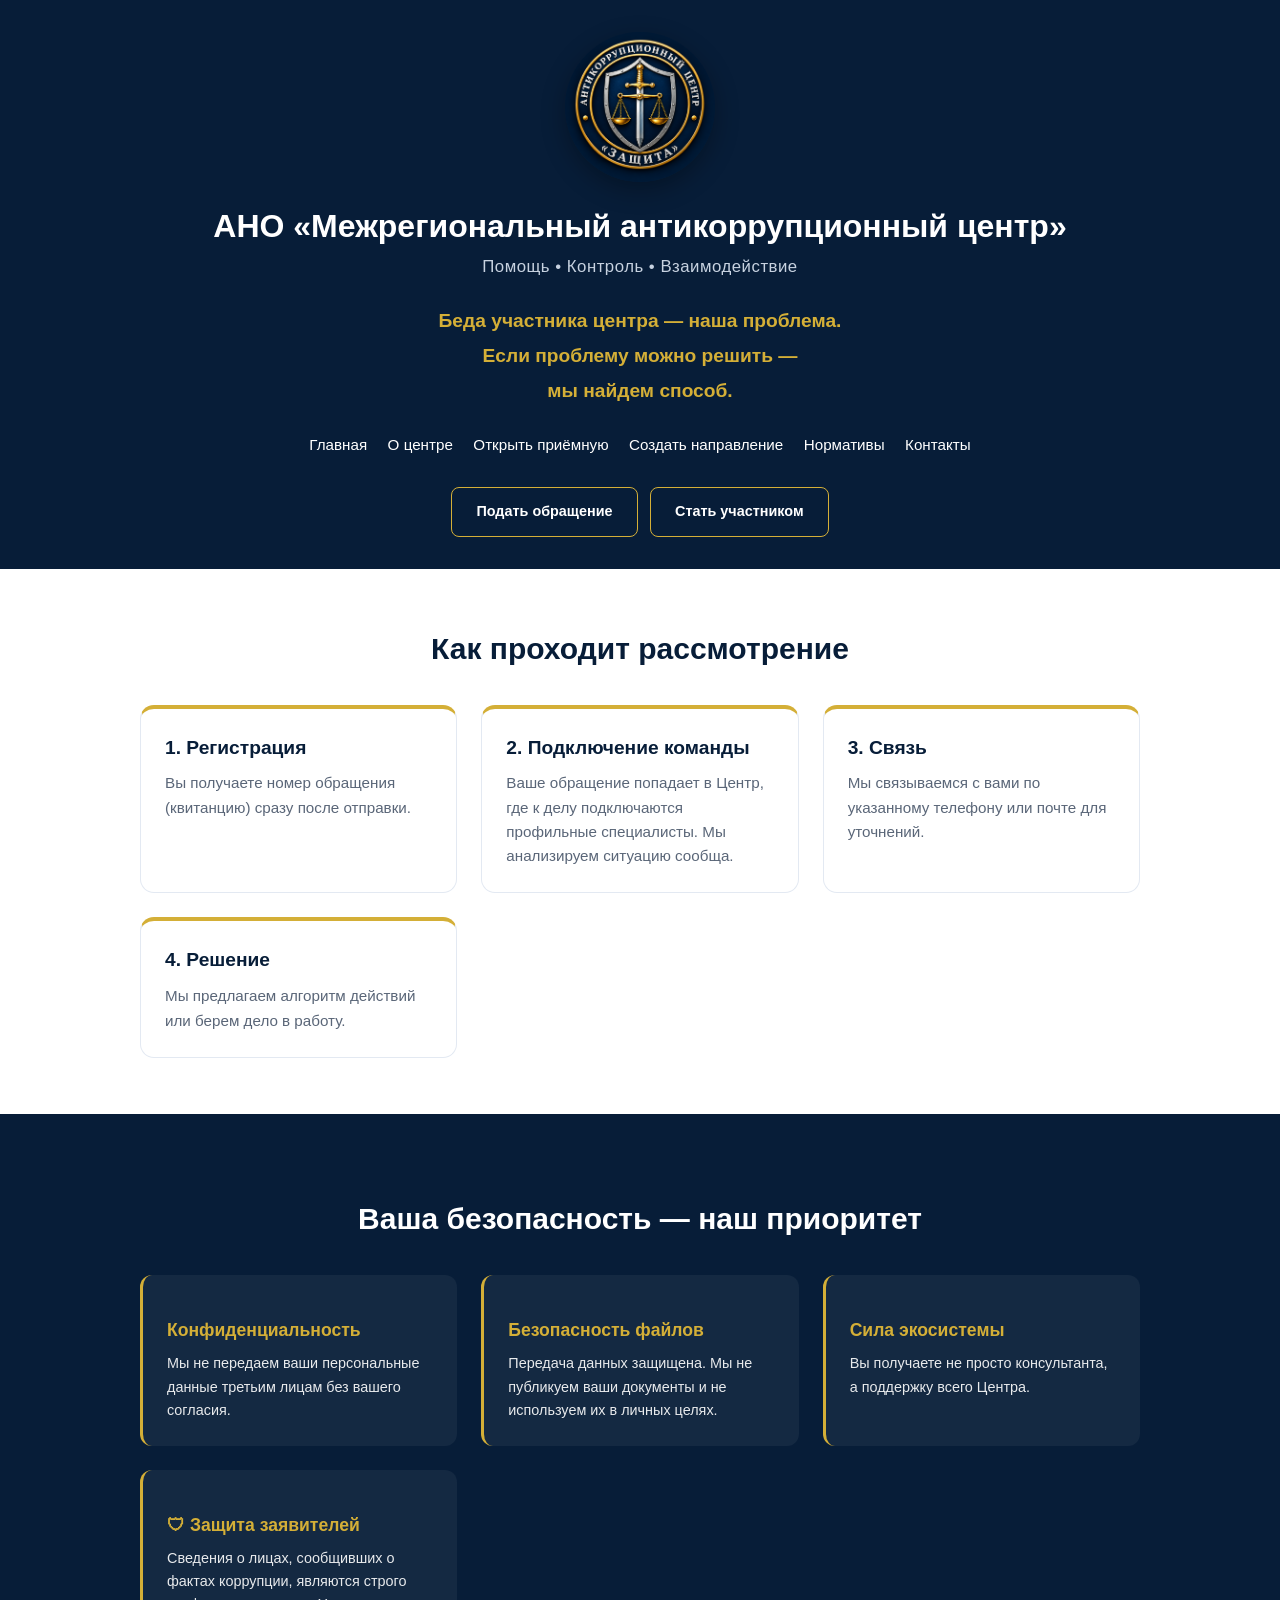
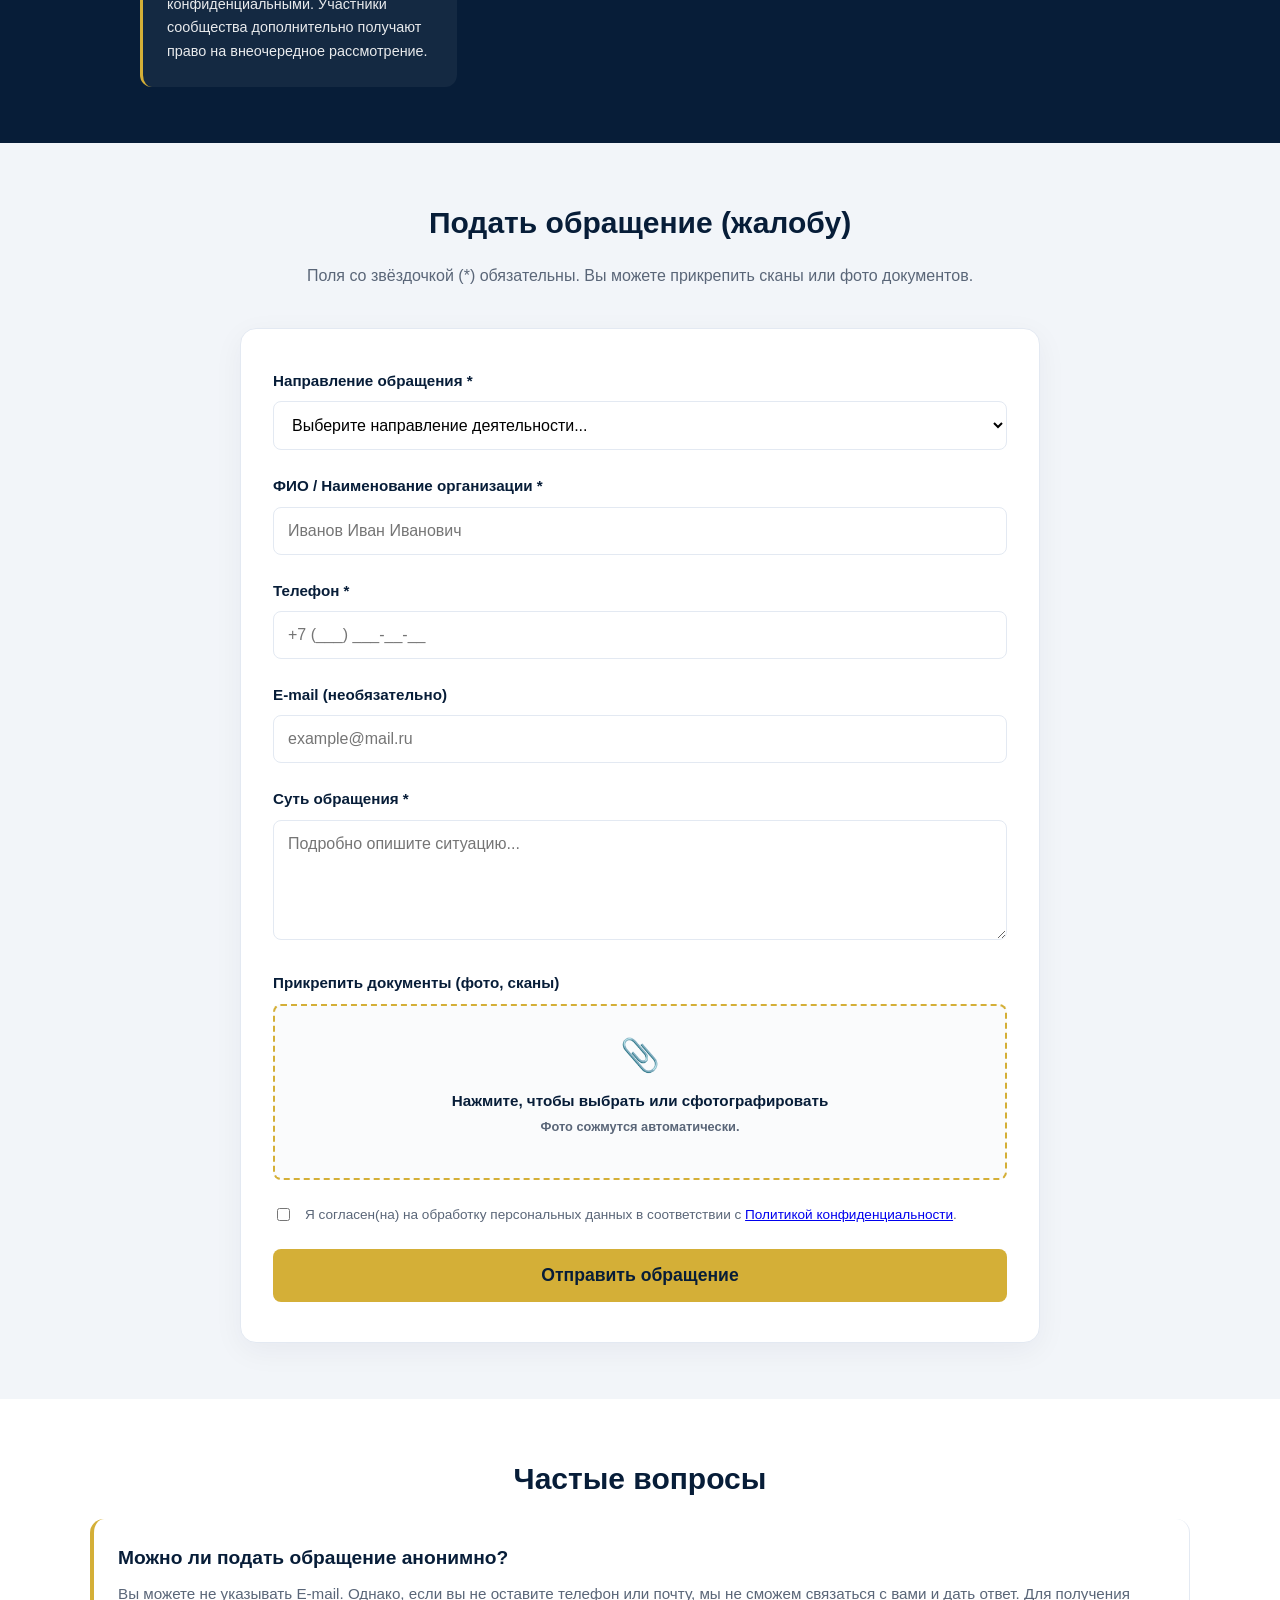
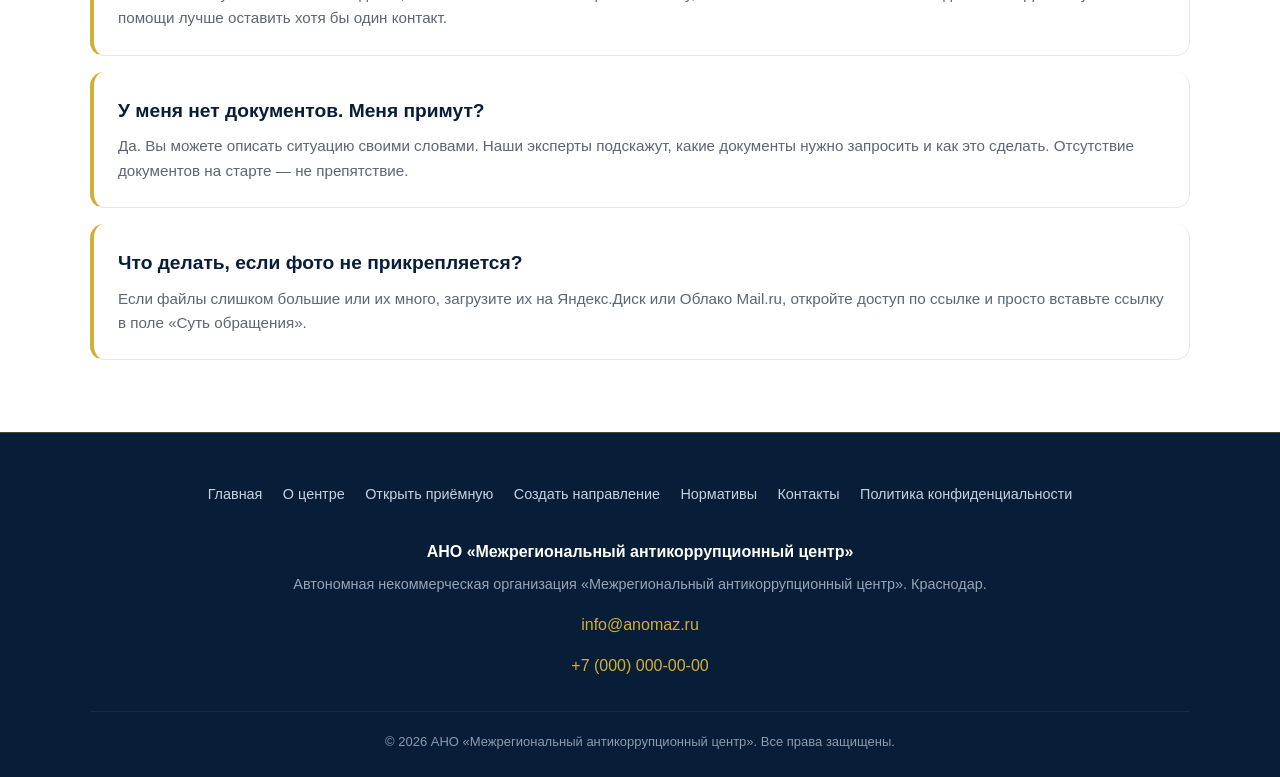
<file: obrashchenie.htm>
<!DOCTYPE html>
<html lang="ru">
<head>
  <meta charset="UTF-8">
  <meta name="viewport" content="width=device-width, initial-scale=1.0">
  <title>Подать обращение — АНО «Межрегиональный антикоррупционный центр»</title>
  <link rel="stylesheet" href="style.css">
  <script src="https://smartcaptcha.yandexcloud.net/captcha.js" defer></script>
</head>
<body>
  <div id="header-container"></div>

  <section class="section section-white">
    <div class="container-wide">
      <h2 class="section-title">Как проходит рассмотрение</h2>
      <div class="grid-trust">
        <div class="trust-card"><h3>1. Регистрация</h3><p>Вы получаете номер обращения (квитанцию) сразу после отправки.</p></div>
        <div class="trust-card"><h3>2. Подключение команды</h3><p>Ваше обращение попадает в Центр, где к делу подключаются профильные специалисты. Мы анализируем ситуацию сообща.</p></div>
        <div class="trust-card"><h3>3. Связь</h3><p>Мы связываемся с вами по указанному телефону или почте для уточнений.</p></div>
        <div class="trust-card"><h3>4. Решение</h3><p>Мы предлагаем алгоритм действий или берем дело в работу.</p></div>
      </div>
    </div>
  </section>

  <section class="section section-dark">
    <div class="container-wide" style="text-align: center;">
      <h2 style="font-size: 1.875rem; margin-bottom: 1.5rem; color: var(--white);">Ваша безопасность — наш приоритет</h2>
      <div class="grid-guarantees">
        <div class="guarantee-card"><h3>Конфиденциальность</h3><p>Мы не передаем ваши персональные данные третьим лицам без вашего согласия.</p></div>
        <div class="guarantee-card"><h3>Безопасность файлов</h3><p>Передача данных защищена. Мы не публикуем ваши документы и не используем их в личных целях.</p></div>
        <div class="guarantee-card"><h3>Сила экосистемы</h3><p>Вы получаете не просто консультанта, а поддержку всего Центра.</p></div>
        <div class="guarantee-card"><h3>🛡 Защита заявителей</h3><p>Сведения о лицах, сообщивших о фактах коррупции, являются строго конфиденциальными. Участники сообщества дополнительно получают право на внеочередное рассмотрение.</p></div>
      </div>
    </div>
  </section>

  <section class="section section-light">
    <div class="container">
      <h2 class="section-title">Подать обращение (жалобу)</h2>
      <p class="section-subtitle">Поля со звёздочкой (*) обязательны. Вы можете прикрепить сканы или фото документов.</p>
      <div class="form-box">
        <form action="https://formsubmit.co/ВАША_ПОЧТА@anomaz.ru" method="POST" enctype="multipart/form-data" id="mainForm">
          <input type="hidden" name="_subject" id="email_subject" value="Новое обращение с сайта anomaz.ru">
          <input type="hidden" name="_captcha" value="false"> 
          <input type="hidden" name="_next" value="https://anomaz.ru/thanks.html">
          <input type="hidden" name="Номер_обращения" id="ref_number_field">
          
          <div class="form-group">
            <label>Направление обращения *</label>
            <select name="Направление" required>
              <option value="" disabled selected>Выберите направление деятельности...</option>
              <option value="Экспертиза судебных дел">Экспертиза судебных дел</option>
              <option value="Защита прав граждан">Защита прав граждан</option>
              <option value="Защита предпринимателей">Защита предпринимателей</option>
              <option value="Аналитика и исследования">Аналитика и исследования</option>
              <option value="Участие в сообществе">Участие в сообществе</option>
              <option value="Сотрудничество и партнёрство">Сотрудничество и партнёрство</option>
              <option value="Иное">Иное</option>
            </select>
          </div>
          <div class="form-group"><label>ФИО / Наименование организации *</label><input type="text" name="ФИО" required placeholder="Иванов Иван Иванович"></div>
          <div class="form-group"><label>Телефон *</label><input type="tel" name="Телефон" required placeholder="+7 (___) ___-__-__"></div>
          <div class="form-group"><label>E-mail (необязательно)</label><input type="email" name="Email" placeholder="example@mail.ru"></div>
          <div class="form-group"><label>Суть обращения *</label><textarea name="Обращение" required placeholder="Подробно опишите ситуацию..."></textarea></div>
          
          <div class="form-group">
            <label>Прикрепить документы (фото, сканы)</label>
            <div class="file-upload-wrapper">
              <label for="file-upload3" class="file-upload-label"><div class="file-upload-icon">📎</div><div class="file-upload-text">Нажмите, чтобы выбрать или сфотографировать</div><div class="file-upload-hint" style="font-size: 0.8rem; color: var(--text-muted); margin-top: 0.25rem;">Фото сожмутся автоматически.</div></label>
              <input id="file-upload3" type="file" name="Файлы" multiple accept=".jpg,.jpeg,.png,.pdf,.doc,.docx">
              <div id="file-name-display3" class="file-name-display"></div>
            </div>
          </div>

          <div class="form-group">
            <div id="captcha-container" class="smart-captcha" data-sitekey="ВАШ_CLIENT_KEY_ЯНДЕКС"></div>
          </div>

          <label class="checkbox-group"><input type="checkbox" required><span>Я согласен(на) на обработку персональных данных в соответствии с <a href="politika.html">Политикой конфиденциальности</a>.</span></label>
          <button type="submit" class="submit-btn" id="submitBtn">Отправить обращение</button>
        </form>
      </div>
    </div>
  </section>

  <section class="section section-white">
    <div class="container">
      <h2 class="section-title">Частые вопросы</h2>
      <div class="trust-card" style="margin-bottom: 1rem; border-top: none; border-left: 4px solid var(--accent-gold);"><h3>Можно ли подать обращение анонимно?</h3><p>Вы можете не указывать E-mail. Однако, если вы не оставите телефон или почту, мы не сможем связаться с вами и дать ответ. Для получения помощи лучше оставить хотя бы один контакт.</p></div>
      <div class="trust-card" style="margin-bottom: 1rem; border-top: none; border-left: 4px solid var(--accent-gold);"><h3>У меня нет документов. Меня примут?</h3><p>Да. Вы можете описать ситуацию своими словами. Наши эксперты подскажут, какие документы нужно запросить и как это сделать. Отсутствие документов на старте — не препятствие.</p></div>
      <div class="trust-card" style="margin-bottom: 1rem; border-top: none; border-left: 4px solid var(--accent-gold);"><h3>Что делать, если фото не прикрепляется?</h3><p>Если файлы слишком большие или их много, загрузите их на Яндекс.Диск или Облако Mail.ru, откройте доступ по ссылке и просто вставьте ссылку в поле «Суть обращения».</p></div>
    </div>
  </section>

  <div id="footer-container"></div>
  <script src="script.js"></script>
  <script>
    // Логика для формы обращения
    function generateRefNumber() {
      const now = new Date(); return `MAZ-${now.getFullYear()}${String(now.getMonth()+1).padStart(2,'0')}${String(now.getDate()).padStart(2,'0')}-${String(now.getHours()).padStart(2,'0')}${String(now.getMinutes()).padStart(2,'0')}${String(now.getSeconds()).padStart(2,'0')}`;
    }
    document.addEventListener('DOMContentLoaded', function() {
      const ref = generateRefNumber(); document.getElementById('ref_number_field').value = ref; localStorage.setItem('last_ref_number', ref);
    });
    document.getElementById('mainForm').addEventListener('submit', function() {
      const dir = document.querySelector('select[name="Направление"]').value;
      if (dir) document.getElementById('email_subject').value = 'Обращение [' + dir + '] — сайт anomaz.ru';
    });

    const fileInput = document.getElementById('file-upload3');
    const fileDisplay = document.getElementById('file-name-display3');
    fileInput.addEventListener('change', async function(e) {
      const files = e.target.files; if (!files || files.length === 0) return;
      fileDisplay.textContent = 'Обработка...'; const processedFiles = [];
      for (let i = 0; i < files.length; i++) {
        const file = files[i];
        if (file.type.startsWith('image/')) {
          const compressed = await new Promise((resolve) => {
            const reader = new FileReader(); reader.readAsDataURL(file);
            reader.onload = (event) => {
              const img = new Image(); img.src = event.target.result;
              img.onload = () => {
                const canvas = document.createElement('canvas'); let w = img.width, h = img.height;
                const MAX = 1920; if (w > h) { if (w > MAX) { h *= MAX / w; w = MAX; } } else { if (h > MAX) { w *= MAX / h; h = MAX; } }
                canvas.width = w; canvas.height = h; canvas.getContext('2d').drawImage(img, 0, 0, w, h);
                canvas.toBlob((blob) => resolve(new File([blob], file.name.replace(/\.[^/.]+$/, "") + ".jpg", { type: 'image/jpeg' })), 'image/jpeg', 0.7);
              };
            };
          });
          processedFiles.push(compressed);
        } else { processedFiles.push(file); }
      }
      const dataTransfer = new DataTransfer(); processedFiles.forEach(f => dataTransfer.items.add(f)); fileInput.files = dataTransfer.files;
      fileDisplay.textContent = 'Выбрано: ' + Array.from(fileInput.files).map(f => `${f.name} (${(f.size / 1024 / 1024).toFixed(2)} МБ)`).join(', ');
    });
  </script>
</body>
</html>
</file>
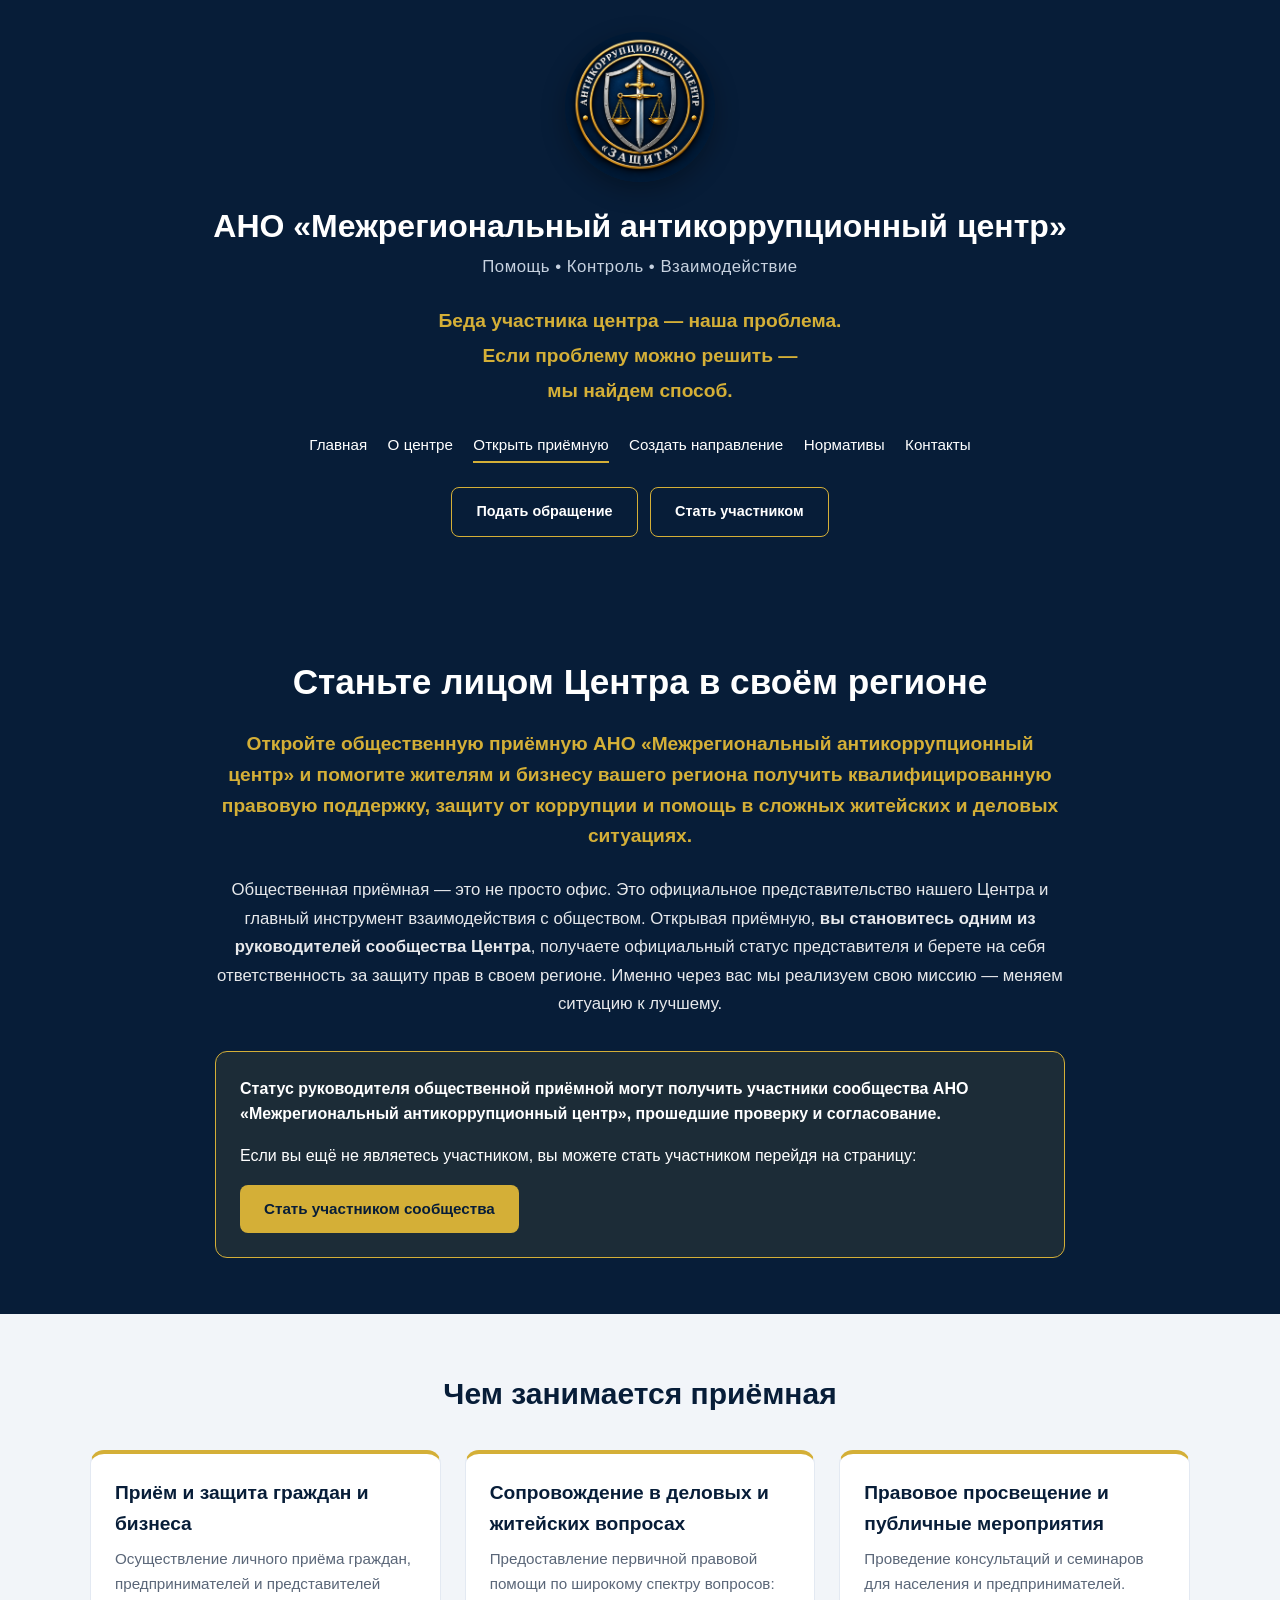
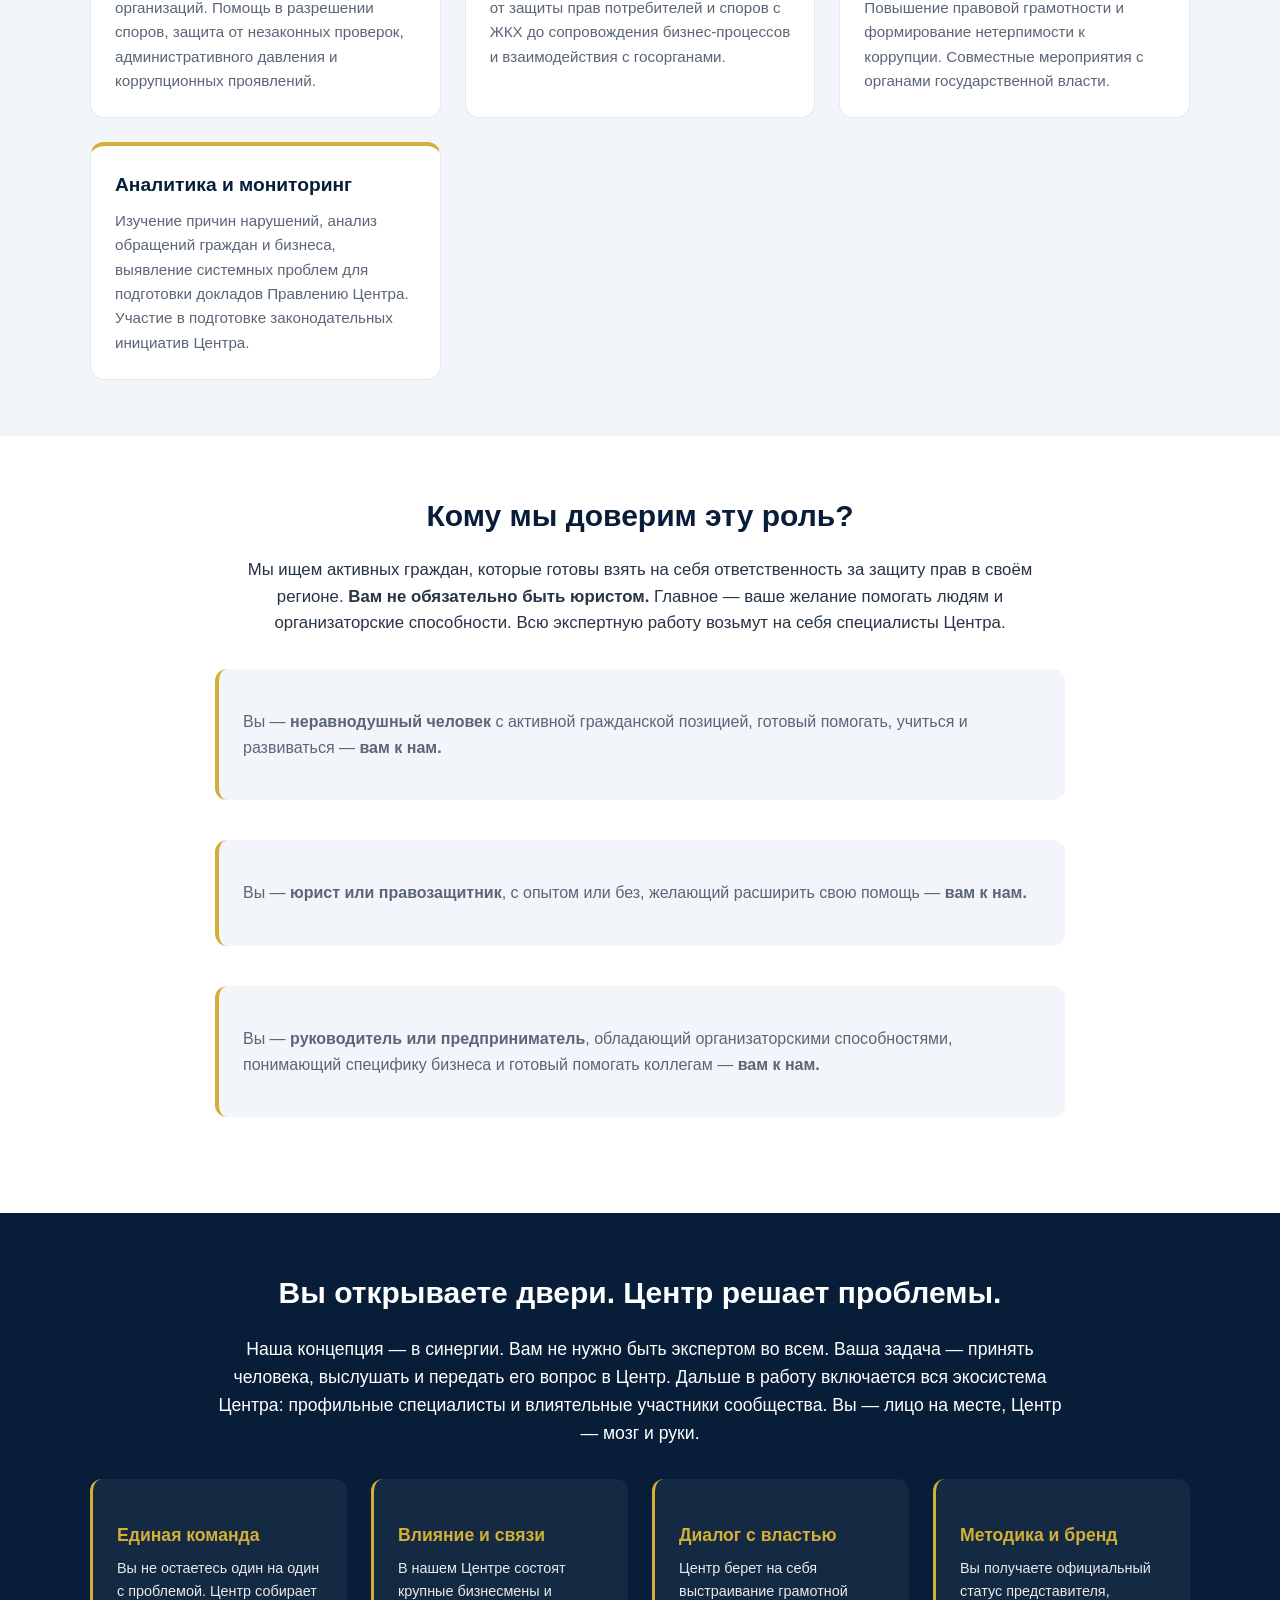
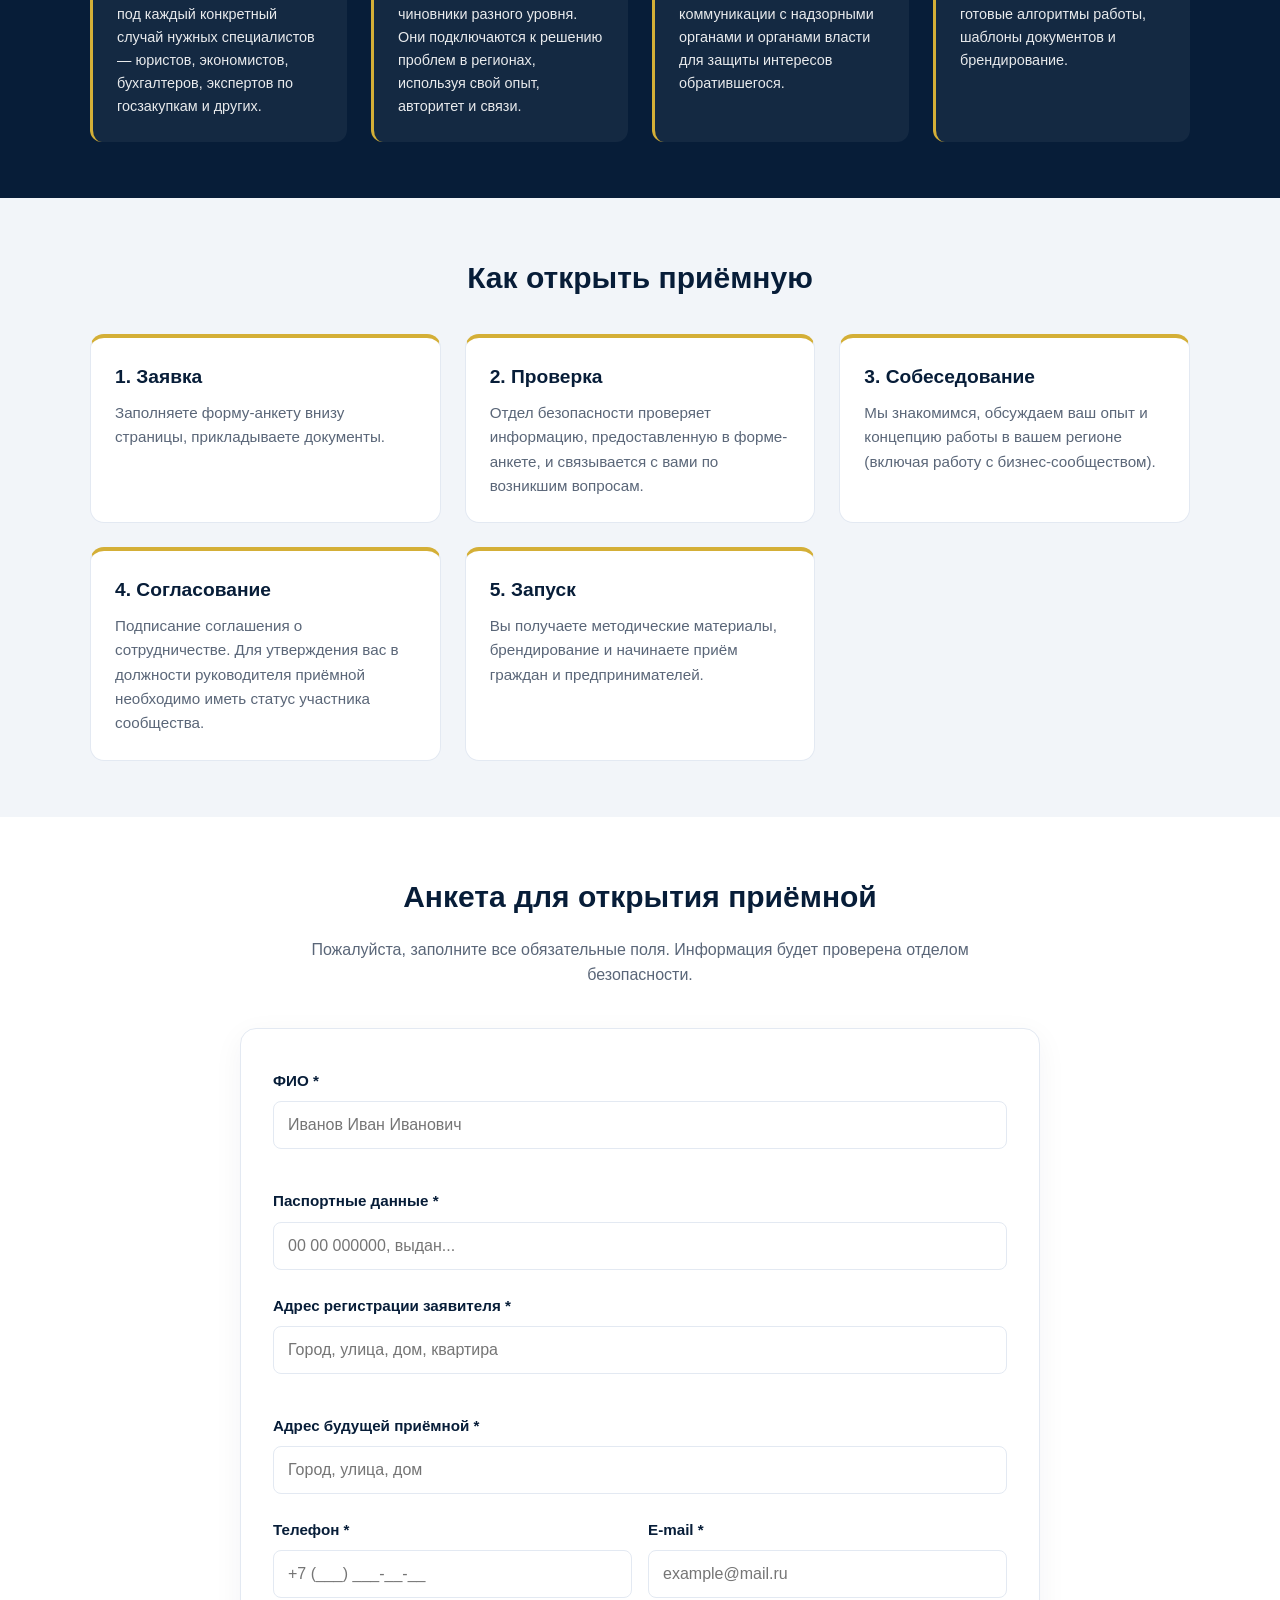
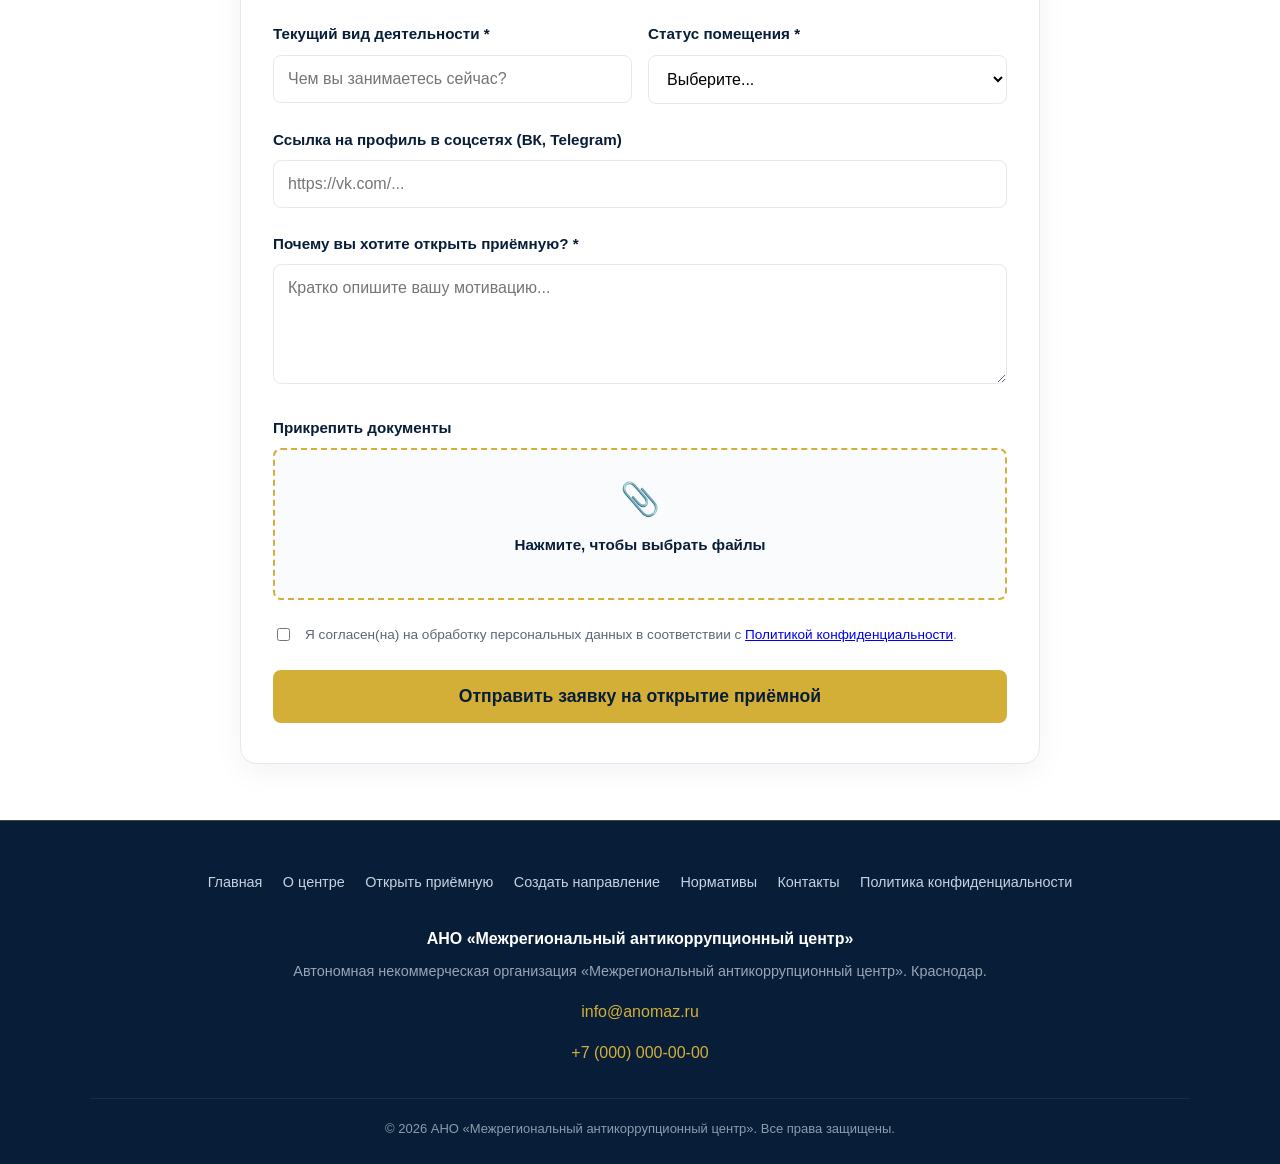
<file: otkryt-priemnuyu.html>
<!DOCTYPE html>
<html lang="ru">
<head>
  <meta charset="UTF-8">
  <meta name="viewport" content="width=device-width, initial-scale=1.0">
  <title>Открыть приёмную — АНО «Межрегиональный антикоррупционный центр»</title>
  <link rel="stylesheet" href="style.css">
</head>
<body>
  <div id="header-container"></div>

  <section class="section section-dark">
    <div class="container-narrow" style="text-align: center;">
      <h1 style="color: var(--white); font-size: 2.2rem; margin-bottom: 1rem;">Станьте лицом Центра в своём регионе</h1>
      <p style="font-size: 1.2rem; color: var(--accent-gold); margin-bottom: 1.5rem; font-weight: bold;">Откройте общественную приёмную АНО «Межрегиональный антикоррупционный центр» и помогите жителям и бизнесу вашего региона получить квалифицированную правовую поддержку, защиту от коррупции и помощь в сложных житейских и деловых ситуациях.</p>
      <p style="font-size: 1.05rem; color: var(--white); opacity: 0.9; line-height: 1.7;">Общественная приёмная — это не просто офис. Это официальное представительство нашего Центра и главный инструмент взаимодействия с обществом. Открывая приёмную, <strong>вы становитесь одним из руководителей сообщества Центра</strong>, получаете официальный статус представителя и берете на себя ответственность за защиту прав в своем регионе. Именно через вас мы реализуем свою миссию — меняем ситуацию к лучшему.</p>
      
      <div style="background: rgba(212, 175, 55, 0.1); border: 1px solid var(--accent-gold); border-radius: 0.75rem; padding: 1.5rem; margin-top: 2rem; text-align: left;">
        <p style="margin: 0 0 1rem; font-size: 1rem; color: var(--white);"><strong>Статус руководителя общественной приёмной могут получить участники сообщества АНО «Межрегиональный антикоррупционный центр», прошедшие проверку и согласование.</strong></p>
        <p style="margin: 0 0 1rem; font-size: 1rem; color: var(--white);">Если вы ещё не являетесь участником, вы можете стать участником перейдя на страницу:</p>
        <a href="soobshchestvo.html" style="display: inline-block; background: var(--accent-gold); color: var(--primary-dark); padding: 0.75rem 1.5rem; border-radius: 0.5rem; text-decoration: none; font-weight: bold; font-size: 0.95rem;">Стать участником сообщества</a>
      </div>
    </div>
  </section>

  <section class="section section-light">
    <div class="container">
      <h2 class="section-title">Чем занимается приёмная</h2>
      <div class="grid-trust">
        <div class="trust-card"><h3>Приём и защита граждан и бизнеса</h3><p>Осуществление личного приёма граждан, предпринимателей и представителей организаций. Помощь в разрешении споров, защита от незаконных проверок, административного давления и коррупционных проявлений.</p></div>
        <div class="trust-card"><h3>Сопровождение в деловых и житейских вопросах</h3><p>Предоставление первичной правовой помощи по широкому спектру вопросов: от защиты прав потребителей и споров с ЖКХ до сопровождения бизнес-процессов и взаимодействия с госорганами.</p></div>
        <div class="trust-card"><h3>Правовое просвещение и публичные мероприятия</h3><p>Проведение консультаций и семинаров для населения и предпринимателей. Повышение правовой грамотности и формирование нетерпимости к коррупции. Совместные мероприятия с органами государственной власти.</p></div>
        <div class="trust-card"><h3>Аналитика и мониторинг</h3><p>Изучение причин нарушений, анализ обращений граждан и бизнеса, выявление системных проблем для подготовки докладов Правлению Центра. Участие в подготовке законодательных инициатив Центра.</p></div>
      </div>
    </div>
  </section>

  <section class="section section-white">
    <div class="container-narrow">
      <h2 class="section-title">Кому мы доверим эту роль?</h2>
      <p style="text-align: center; font-size: 1.05rem; margin-bottom: 2rem; color: var(--text-main);">Мы ищем активных граждан, которые готовы взять на себя ответственность за защиту прав в своём регионе. <strong>Вам не обязательно быть юристом.</strong> Главное — ваше желание помогать людям и организаторские способности. Всю экспертную работу возьмут на себя специалисты Центра.</p>
      <div class="text-block-left" style="background: var(--bg-light); padding: 1.5rem; border-radius: 0.75rem; border-left: 4px solid var(--accent-gold);"><p>Вы — <strong>неравнодушный человек</strong> с активной гражданской позицией, готовый помогать, учиться и развиваться — <strong>вам к нам.</strong></p></div>
      <div class="text-block-left" style="background: var(--bg-light); padding: 1.5rem; border-radius: 0.75rem; border-left: 4px solid var(--accent-gold);"><p>Вы — <strong>юрист или правозащитник</strong>, с опытом или без, желающий расширить свою помощь — <strong>вам к нам.</strong></p></div>
      <div class="text-block-left" style="background: var(--bg-light); padding: 1.5rem; border-radius: 0.75rem; border-left: 4px solid var(--accent-gold);"><p>Вы — <strong>руководитель или предприниматель</strong>, обладающий организаторскими способностями, понимающий специфику бизнеса и готовый помогать коллегам — <strong>вам к нам.</strong></p></div>
    </div>
  </section>

  <section class="section section-dark">
    <div class="container">
      <h2 class="section-title" style="color: var(--white);">Вы открываете двери. Центр решает проблемы.</h2>
      <p style="color: var(--white); text-align: center; max-width: 850px; margin-left: auto; margin-right: auto; font-size: 1.1rem; margin-bottom: 2rem;">Наша концепция — в синергии. Вам не нужно быть экспертом во всем. Ваша задача — принять человека, выслушать и передать его вопрос в Центр. Дальше в работу включается вся экосистема Центра: профильные специалисты и влиятельные участники сообщества. Вы — лицо на месте, Центр — мозг и руки.</p>
      <div class="grid-guarantees">
        <div class="guarantee-card"><h3>Единая команда</h3><p>Вы не остаетесь один на один с проблемой. Центр собирает под каждый конкретный случай нужных специалистов — юристов, экономистов, бухгалтеров, экспертов по госзакупкам и других.</p></div>
        <div class="guarantee-card"><h3>Влияние и связи</h3><p>В нашем Центре состоят крупные бизнесмены и чиновники разного уровня. Они подключаются к решению проблем в регионах, используя свой опыт, авторитет и связи.</p></div>
        <div class="guarantee-card"><h3>Диалог с властью</h3><p>Центр берет на себя выстраивание грамотной коммуникации с надзорными органами и органами власти для защиты интересов обратившегося.</p></div>
        <div class="guarantee-card"><h3>Методика и бренд</h3><p>Вы получаете официальный статус представителя, готовые алгоритмы работы, шаблоны документов и брендирование.</p></div>
      </div>
    </div>
  </section>

  <section class="section section-light">
    <div class="container">
      <h2 class="section-title">Как открыть приёмную</h2>
      <div class="grid-trust">
        <div class="trust-card"><h3>1. Заявка</h3><p>Заполняете форму-анкету внизу страницы, прикладываете документы.</p></div>
        <div class="trust-card"><h3>2. Проверка</h3><p>Отдел безопасности проверяет информацию, предоставленную в форме-анкете, и связывается с вами по возникшим вопросам.</p></div>
        <div class="trust-card"><h3>3. Собеседование</h3><p>Мы знакомимся, обсуждаем ваш опыт и концепцию работы в вашем регионе (включая работу с бизнес-сообществом).</p></div>
        <div class="trust-card"><h3>4. Согласование</h3><p>Подписание соглашения о сотрудничестве. Для утверждения вас в должности руководителя приёмной необходимо иметь статус участника сообщества.</p></div>
        <div class="trust-card"><h3>5. Запуск</h3><p>Вы получаете методические материалы, брендирование и начинаете приём граждан и предпринимателей.</p></div>
      </div>
    </div>
  </section>

  <section class="section section-white">
    <div class="container">
      <h2 class="section-title">Анкета для открытия приёмной</h2>
      <p class="section-subtitle">Пожалуйста, заполните все обязательные поля. Информация будет проверена отделом безопасности.</p>
      <div class="form-box">
        <form action="https://formsubmit.co/ВАША_ПОЧТА@anomaz.ru" method="POST" enctype="multipart/form-data">
          <input type="hidden" name="_subject" value="Заявка на открытие приёмной — сайт anomaz.ru">
          <input type="hidden" name="_captcha" value="false"> 
          <input type="hidden" name="_next" value="https://anomaz.ru/thanks.html">
          <div class="form-row">
            <div class="form-group"><label>ФИО *</label><input type="text" name="ФИО" required placeholder="Иванов Иван Иванович"></div>
            <div class="form-group"><label>Паспортные данные *</label><input type="text" name="Паспортные_данные" required placeholder="00 00 000000, выдан..."></div>
          </div>
          <div class="form-row">
            <div class="form-group"><label>Адрес регистрации заявителя *</label><input type="text" name="Адрес_регистрации" required placeholder="Город, улица, дом, квартира"></div>
            <div class="form-group"><label>Адрес будущей приёмной *</label><input type="text" name="Адрес_приёмной" required placeholder="Город, улица, дом"></div>
          </div>
          <div class="form-row">
            <div class="form-group half"><label>Телефон *</label><input type="tel" name="Телефон" required placeholder="+7 (___) ___-__-__"></div>
            <div class="form-group half"><label>E-mail *</label><input type="email" name="Email" required placeholder="example@mail.ru"></div>
          </div>
          <div class="form-row">
            <div class="form-group half"><label>Текущий вид деятельности *</label><input type="text" name="Вид_деятельности" required placeholder="Чем вы занимаетесь сейчас?"></div>
            <div class="form-group half"><label>Статус помещения *</label><select name="Статус_помещения" required><option value="" disabled selected>Выберите...</option><option value="В собственности">В собственности</option><option value="В аренде">В аренде</option><option value="Планируется">Планируется</option></select></div>
          </div>
          <div class="form-group"><label>Ссылка на профиль в соцсетях (ВК, Telegram)</label><input type="text" name="Соцсети" placeholder="https://vk.com/..."></div>
          <div class="form-group"><label>Почему вы хотите открыть приёмную? *</label><textarea name="Мотивация" required placeholder="Кратко опишите вашу мотивацию..."></textarea></div>
          <div class="form-group">
            <label>Прикрепить документы</label>
            <div class="file-upload-wrapper">
              <label for="file-upload1" class="file-upload-label"><div class="file-upload-icon">📎</div><div class="file-upload-text">Нажмите, чтобы выбрать файлы</div></label>
              <input id="file-upload1" type="file" name="Файлы" multiple accept=".jpg,.jpeg,.png,.pdf,.doc,.docx">
              <div id="file-name-display1" class="file-name-display"></div>
            </div>
          </div>
          <label class="checkbox-group"><input type="checkbox" required><span>Я согласен(на) на обработку персональных данных в соответствии с <a href="politika.html">Политикой конфиденциальности</a>.</span></label>
          <button type="submit" class="submit-btn">Отправить заявку на открытие приёмной</button>
        </form>
      </div>
    </div>
  </section>

  <div id="footer-container"></div>
  <script src="script.js"></script>
  <script>
    // Скрипт сжатия фото для этой страницы
    const fileInput = document.getElementById('file-upload1');
    const fileDisplay = document.getElementById('file-name-display1');
    fileInput.addEventListener('change', async function(e) {
      const files = e.target.files; if (!files || files.length === 0) return;
      fileDisplay.textContent = 'Обработка...'; const processedFiles = [];
      for (let i = 0; i < files.length; i++) {
        const file = files[i];
        if (file.type.startsWith('image/')) {
          const compressed = await new Promise((resolve) => {
            const reader = new FileReader(); reader.readAsDataURL(file);
            reader.onload = (event) => {
              const img = new Image(); img.src = event.target.result;
              img.onload = () => {
                const canvas = document.createElement('canvas'); let w = img.width, h = img.height;
                const MAX = 1920; if (w > h) { if (w > MAX) { h *= MAX / w; w = MAX; } } else { if (h > MAX) { w *= MAX / h; h = MAX; } }
                canvas.width = w; canvas.height = h; canvas.getContext('2d').drawImage(img, 0, 0, w, h);
                canvas.toBlob((blob) => resolve(new File([blob], file.name.replace(/\.[^/.]+$/, "") + ".jpg", { type: 'image/jpeg' })), 'image/jpeg', 0.7);
              };
            };
          });
          processedFiles.push(compressed);
        } else { processedFiles.push(file); }
      }
      const dataTransfer = new DataTransfer(); processedFiles.forEach(f => dataTransfer.items.add(f)); fileInput.files = dataTransfer.files;
      fileDisplay.textContent = 'Выбрано: ' + Array.from(fileInput.files).map(f => `${f.name} (${(f.size / 1024 / 1024).toFixed(2)} МБ)`).join(', ');
    });
  </script>
</body>
</html>
</file>
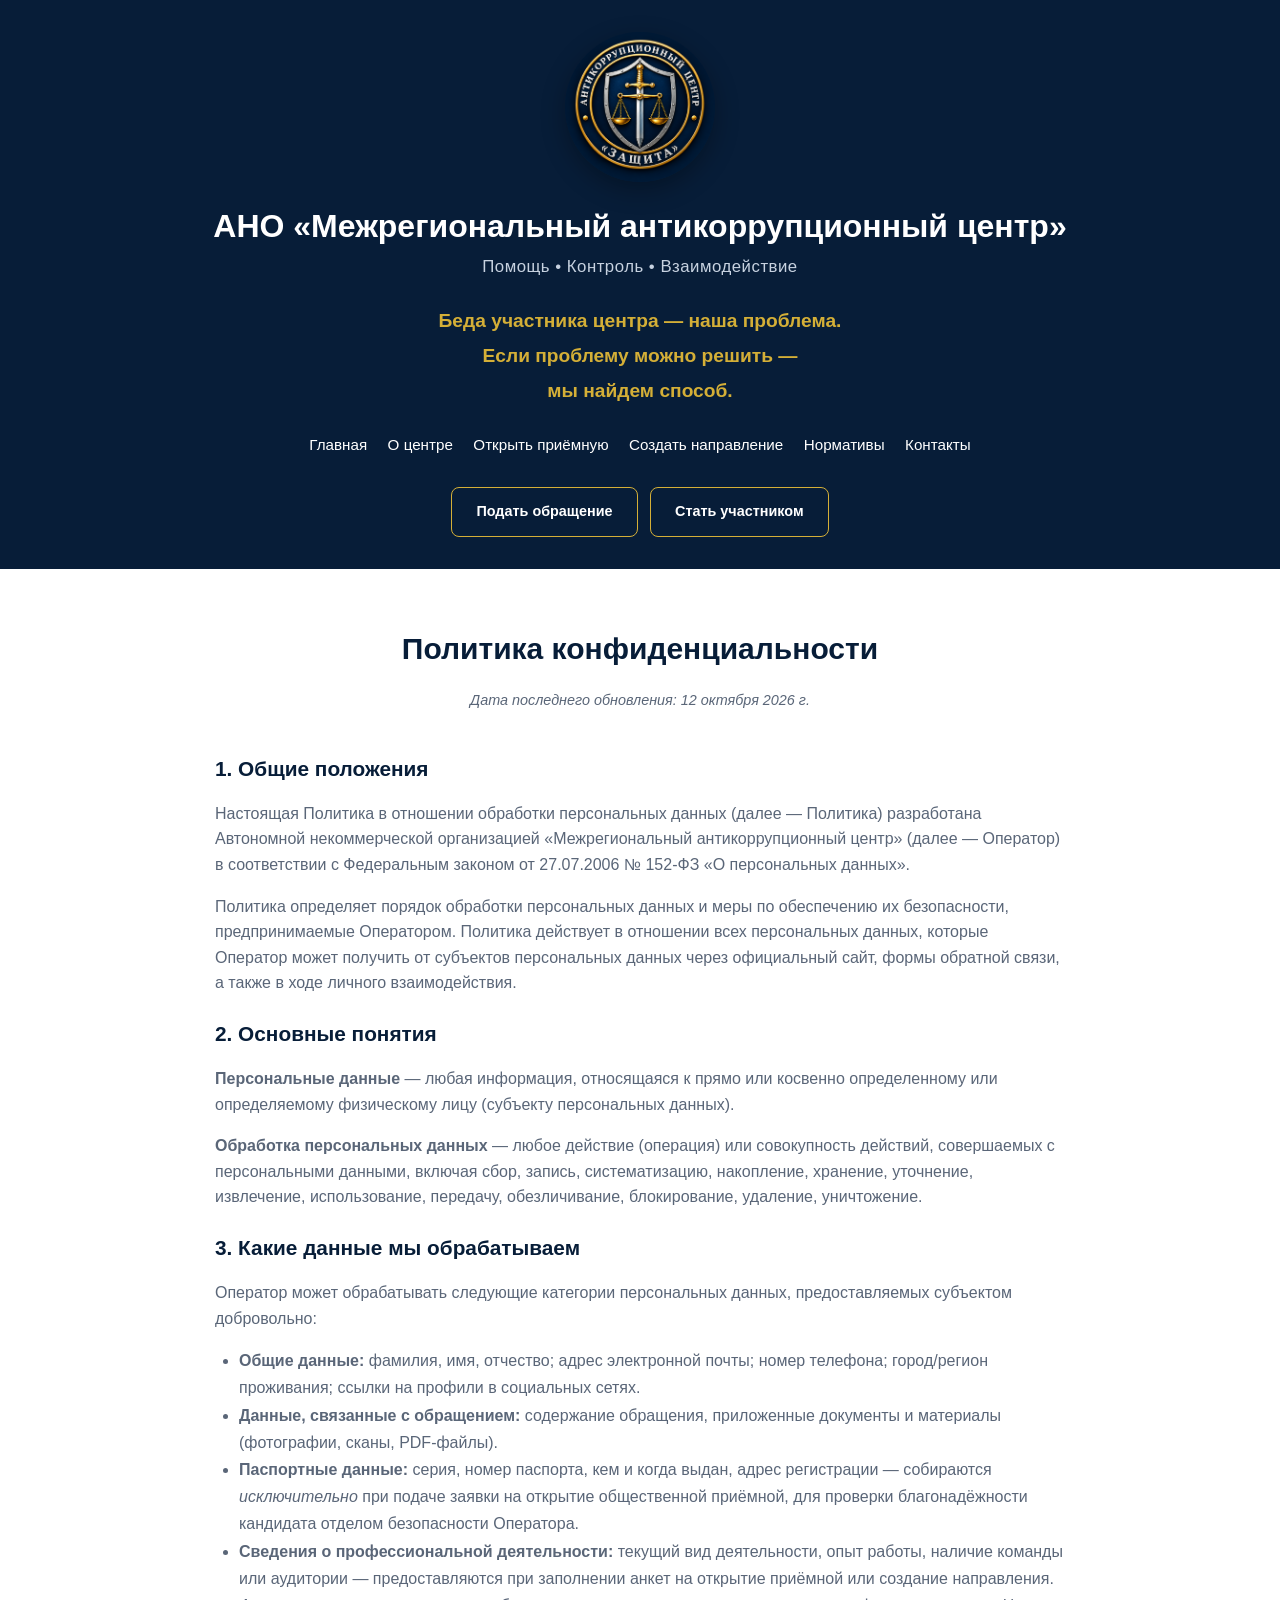
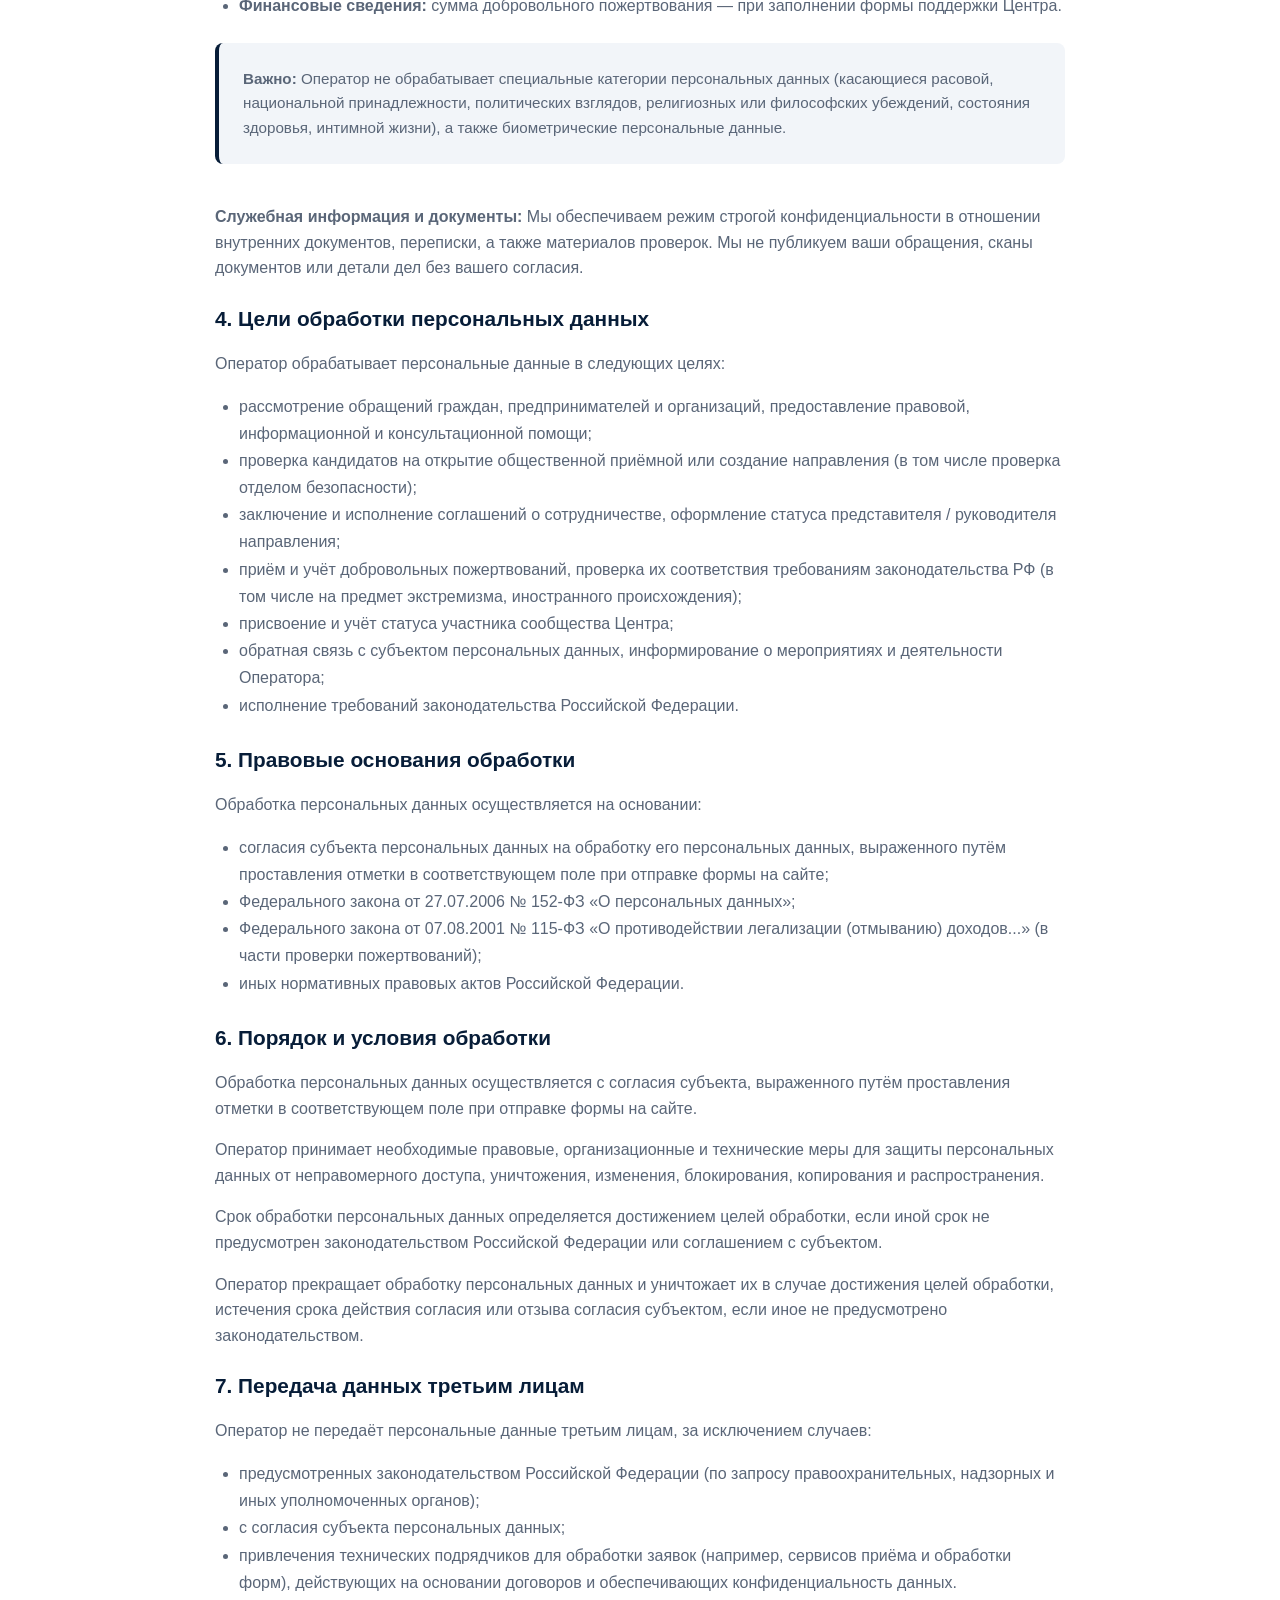
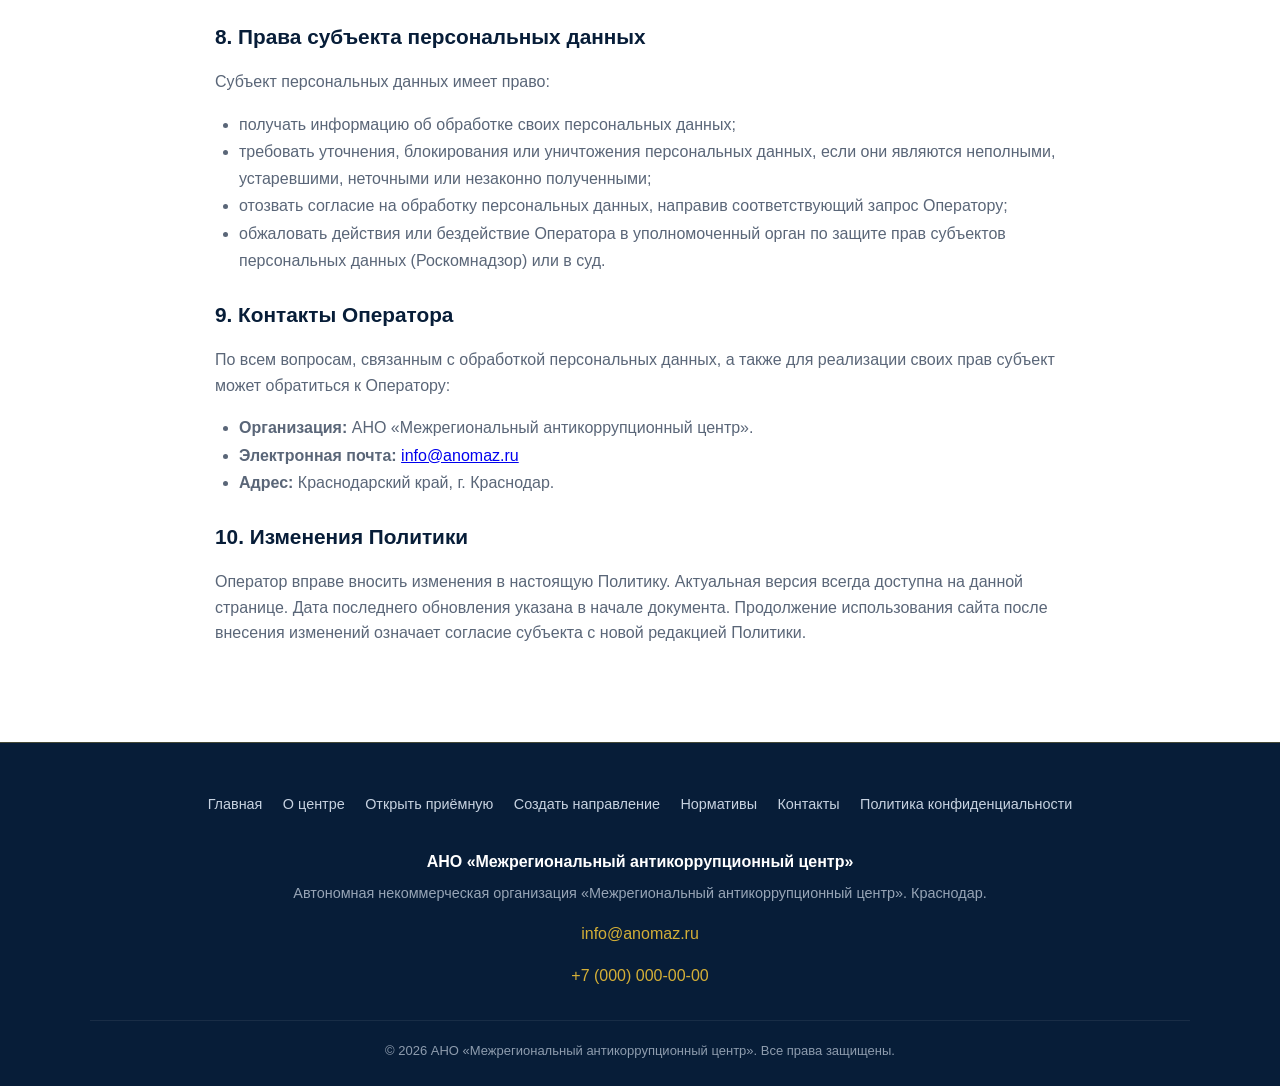
<file: politika.html>
<!DOCTYPE html>
<html lang="ru">
<head>
  <meta charset="UTF-8">
  <meta name="viewport" content="width=device-width, initial-scale=1.0">
  <title>Политика конфиденциальности — АНО «Межрегиональный антикоррупционный центр»</title>
  <link rel="stylesheet" href="style.css">
</head>
<body>
  <div id="header-container"></div>

  <section class="section section-white">
    <div class="container-narrow">
      <h1 class="section-title">Политика конфиденциальности</h1>
      <p style="text-align: center; color: var(--text-muted); font-size: 0.9rem; margin-bottom: 2.5rem; font-style: italic;">Дата последнего обновления: 12 октября 2026 г.</p>

      <div class="text-block-left">
        <h3>1. Общие положения</h3>
        <p>Настоящая Политика в отношении обработки персональных данных (далее — Политика) разработана Автономной некоммерческой организацией «Межрегиональный антикоррупционный центр» (далее — Оператор) в соответствии с Федеральным законом от 27.07.2006 № 152-ФЗ «О персональных данных».</p>
        <p>Политика определяет порядок обработки персональных данных и меры по обеспечению их безопасности, предпринимаемые Оператором. Политика действует в отношении всех персональных данных, которые Оператор может получить от субъектов персональных данных через официальный сайт, формы обратной связи, а также в ходе личного взаимодействия.</p>

        <h3>2. Основные понятия</h3>
        <p><strong>Персональные данные</strong> — любая информация, относящаяся к прямо или косвенно определенному или определяемому физическому лицу (субъекту персональных данных).</p>
        <p><strong>Обработка персональных данных</strong> — любое действие (операция) или совокупность действий, совершаемых с персональными данными, включая сбор, запись, систематизацию, накопление, хранение, уточнение, извлечение, использование, передачу, обезличивание, блокирование, удаление, уничтожение.</p>

        <h3>3. Какие данные мы обрабатываем</h3>
        <p>Оператор может обрабатывать следующие категории персональных данных, предоставляемых субъектом добровольно:</p>
        <ul>
          <li><strong>Общие данные:</strong> фамилия, имя, отчество; адрес электронной почты; номер телефона; город/регион проживания; ссылки на профили в социальных сетях.</li>
          <li><strong>Данные, связанные с обращением:</strong> содержание обращения, приложенные документы и материалы (фотографии, сканы, PDF-файлы).</li>
          <li><strong>Паспортные данные:</strong> серия, номер паспорта, кем и когда выдан, адрес регистрации — собираются <em>исключительно</em> при подаче заявки на открытие общественной приёмной, для проверки благонадёжности кандидата отделом безопасности Оператора.</li>
          <li><strong>Сведения о профессиональной деятельности:</strong> текущий вид деятельности, опыт работы, наличие команды или аудитории — предоставляются при заполнении анкет на открытие приёмной или создание направления.</li>
          <li><strong>Финансовые сведения:</strong> сумма добровольного пожертвования — при заполнении формы поддержки Центра.</li>
        </ul>
        <div class="law-box" style="margin-top: 1.5rem;">
          <p style="margin: 0; font-size: 0.95rem;"><strong>Важно:</strong> Оператор не обрабатывает специальные категории персональных данных (касающиеся расовой, национальной принадлежности, политических взглядов, религиозных или философских убеждений, состояния здоровья, интимной жизни), а также биометрические персональные данные.</p>
        </div>
        <p><strong>Служебная информация и документы:</strong> Мы обеспечиваем режим строгой конфиденциальности в отношении внутренних документов, переписки, а также материалов проверок. Мы не публикуем ваши обращения, сканы документов или детали дел без вашего согласия.</p>

        <h3>4. Цели обработки персональных данных</h3>
        <p>Оператор обрабатывает персональные данные в следующих целях:</p>
        <ul>
          <li>рассмотрение обращений граждан, предпринимателей и организаций, предоставление правовой, информационной и консультационной помощи;</li>
          <li>проверка кандидатов на открытие общественной приёмной или создание направления (в том числе проверка отделом безопасности);</li>
          <li>заключение и исполнение соглашений о сотрудничестве, оформление статуса представителя / руководителя направления;</li>
          <li>приём и учёт добровольных пожертвований, проверка их соответствия требованиям законодательства РФ (в том числе на предмет экстремизма, иностранного происхождения);</li>
          <li>присвоение и учёт статуса участника сообщества Центра;</li>
          <li>обратная связь с субъектом персональных данных, информирование о мероприятиях и деятельности Оператора;</li>
          <li>исполнение требований законодательства Российской Федерации.</li>
        </ul>

        <h3>5. Правовые основания обработки</h3>
        <p>Обработка персональных данных осуществляется на основании:</p>
        <ul>
          <li>согласия субъекта персональных данных на обработку его персональных данных, выраженного путём проставления отметки в соответствующем поле при отправке формы на сайте;</li>
          <li>Федерального закона от 27.07.2006 № 152-ФЗ «О персональных данных»;</li>
          <li>Федерального закона от 07.08.2001 № 115-ФЗ «О противодействии легализации (отмыванию) доходов...» (в части проверки пожертвований);</li>
          <li>иных нормативных правовых актов Российской Федерации.</li>
        </ul>

        <h3>6. Порядок и условия обработки</h3>
        <p>Обработка персональных данных осуществляется с согласия субъекта, выраженного путём проставления отметки в соответствующем поле при отправке формы на сайте.</p>
        <p>Оператор принимает необходимые правовые, организационные и технические меры для защиты персональных данных от неправомерного доступа, уничтожения, изменения, блокирования, копирования и распространения.</p>
        <p>Срок обработки персональных данных определяется достижением целей обработки, если иной срок не предусмотрен законодательством Российской Федерации или соглашением с субъектом.</p>
        <p>Оператор прекращает обработку персональных данных и уничтожает их в случае достижения целей обработки, истечения срока действия согласия или отзыва согласия субъектом, если иное не предусмотрено законодательством.</p>

        <h3>7. Передача данных третьим лицам</h3>
        <p>Оператор не передаёт персональные данные третьим лицам, за исключением случаев:</p>
        <ul>
          <li>предусмотренных законодательством Российской Федерации (по запросу правоохранительных, надзорных и иных уполномоченных органов);</li>
          <li>с согласия субъекта персональных данных;</li>
          <li>привлечения технических подрядчиков для обработки заявок (например, сервисов приёма и обработки форм), действующих на основании договоров и обеспечивающих конфиденциальность данных.</li>
        </ul>

        <h3>8. Права субъекта персональных данных</h3>
        <p>Субъект персональных данных имеет право:</p>
        <ul>
          <li>получать информацию об обработке своих персональных данных;</li>
          <li>требовать уточнения, блокирования или уничтожения персональных данных, если они являются неполными, устаревшими, неточными или незаконно полученными;</li>
          <li>отозвать согласие на обработку персональных данных, направив соответствующий запрос Оператору;</li>
          <li>обжаловать действия или бездействие Оператора в уполномоченный орган по защите прав субъектов персональных данных (Роскомнадзор) или в суд.</li>
        </ul>

        <h3>9. Контакты Оператора</h3>
        <p>По всем вопросам, связанным с обработкой персональных данных, а также для реализации своих прав субъект может обратиться к Оператору:</p>
        <ul>
          <li><strong>Организация:</strong> АНО «Межрегиональный антикоррупционный центр».</li>
          <li><strong>Электронная почта:</strong> <a href="mailto:info@anomaz.ru">info@anomaz.ru</a></li>
          <li><strong>Адрес:</strong> Краснодарский край, г. Краснодар.</li>
        </ul>

        <h3>10. Изменения Политики</h3>
        <p>Оператор вправе вносить изменения в настоящую Политику. Актуальная версия всегда доступна на данной странице. Дата последнего обновления указана в начале документа. Продолжение использования сайта после внесения изменений означает согласие субъекта с новой редакцией Политики.</p>
      </div>
    </div>
  </section>

  <div id="footer-container"></div>
  <script src="script.js"></script>
</body>
</html>
</file>
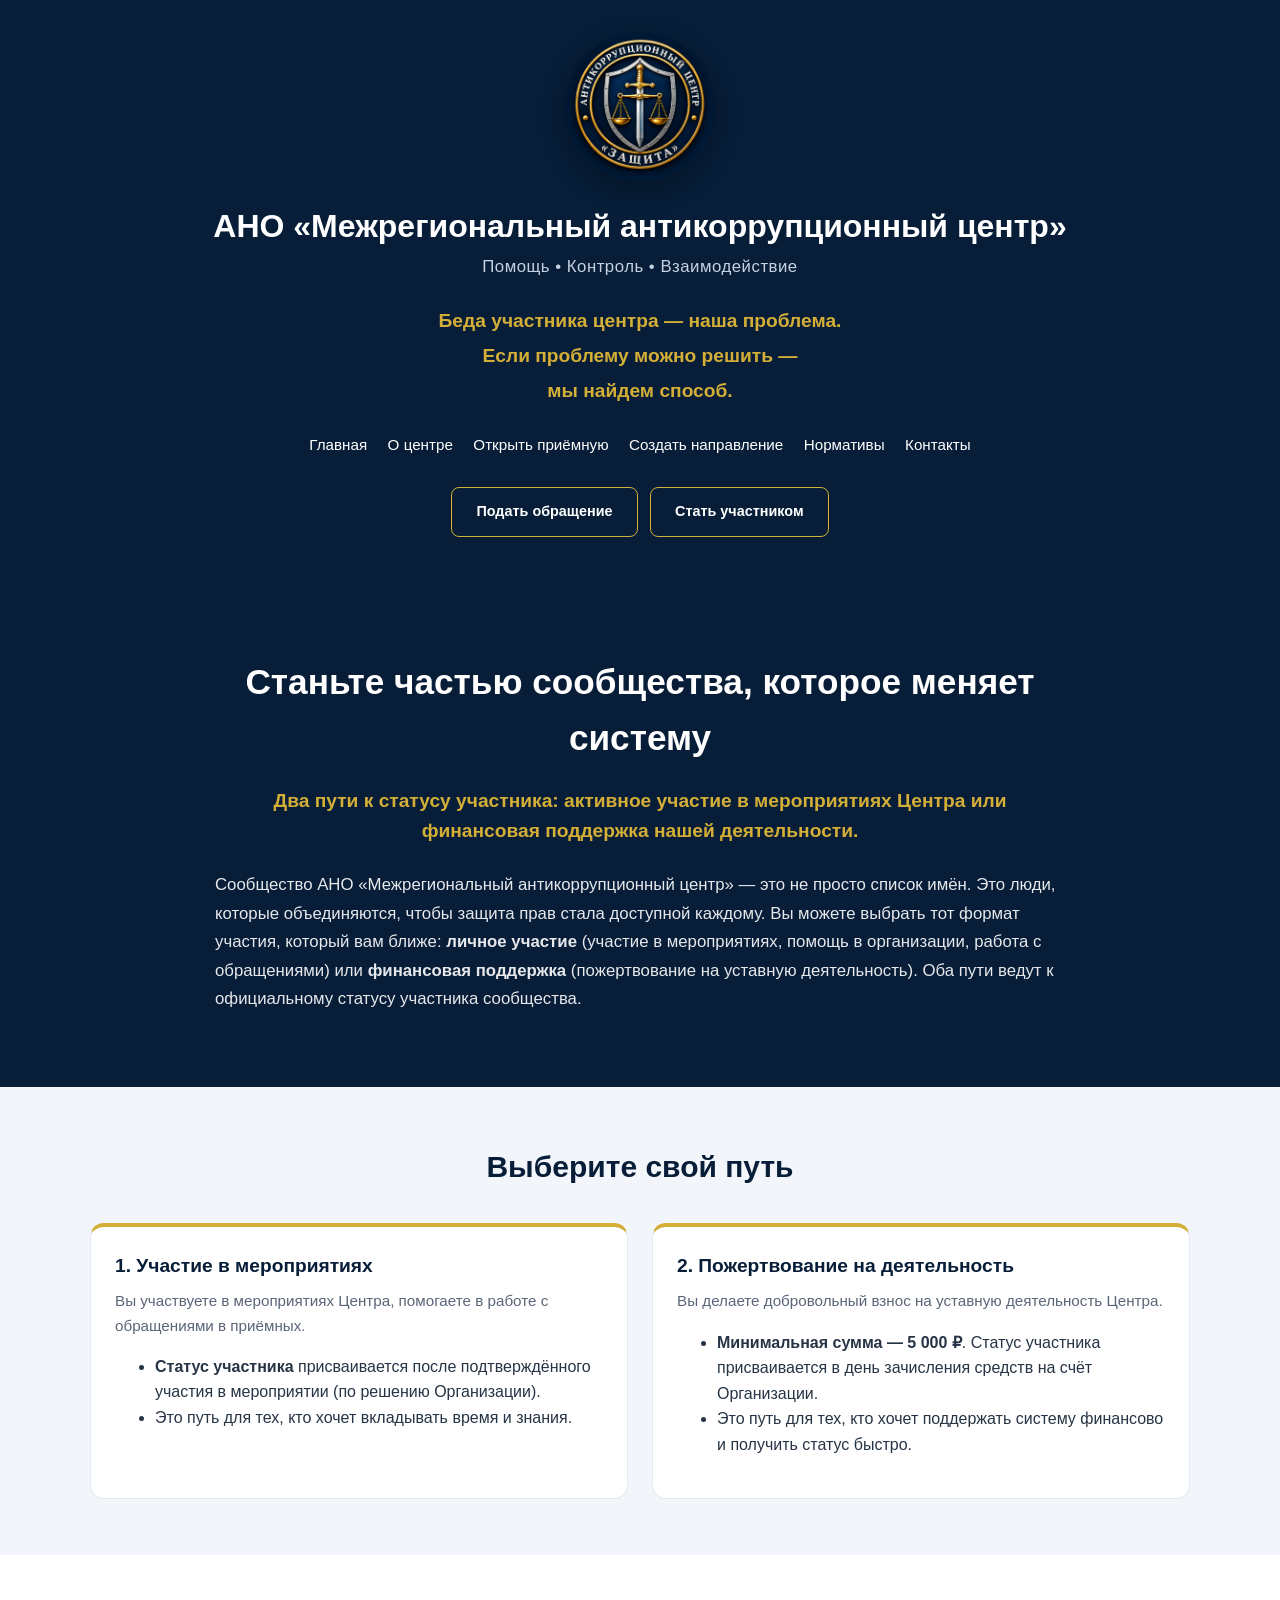
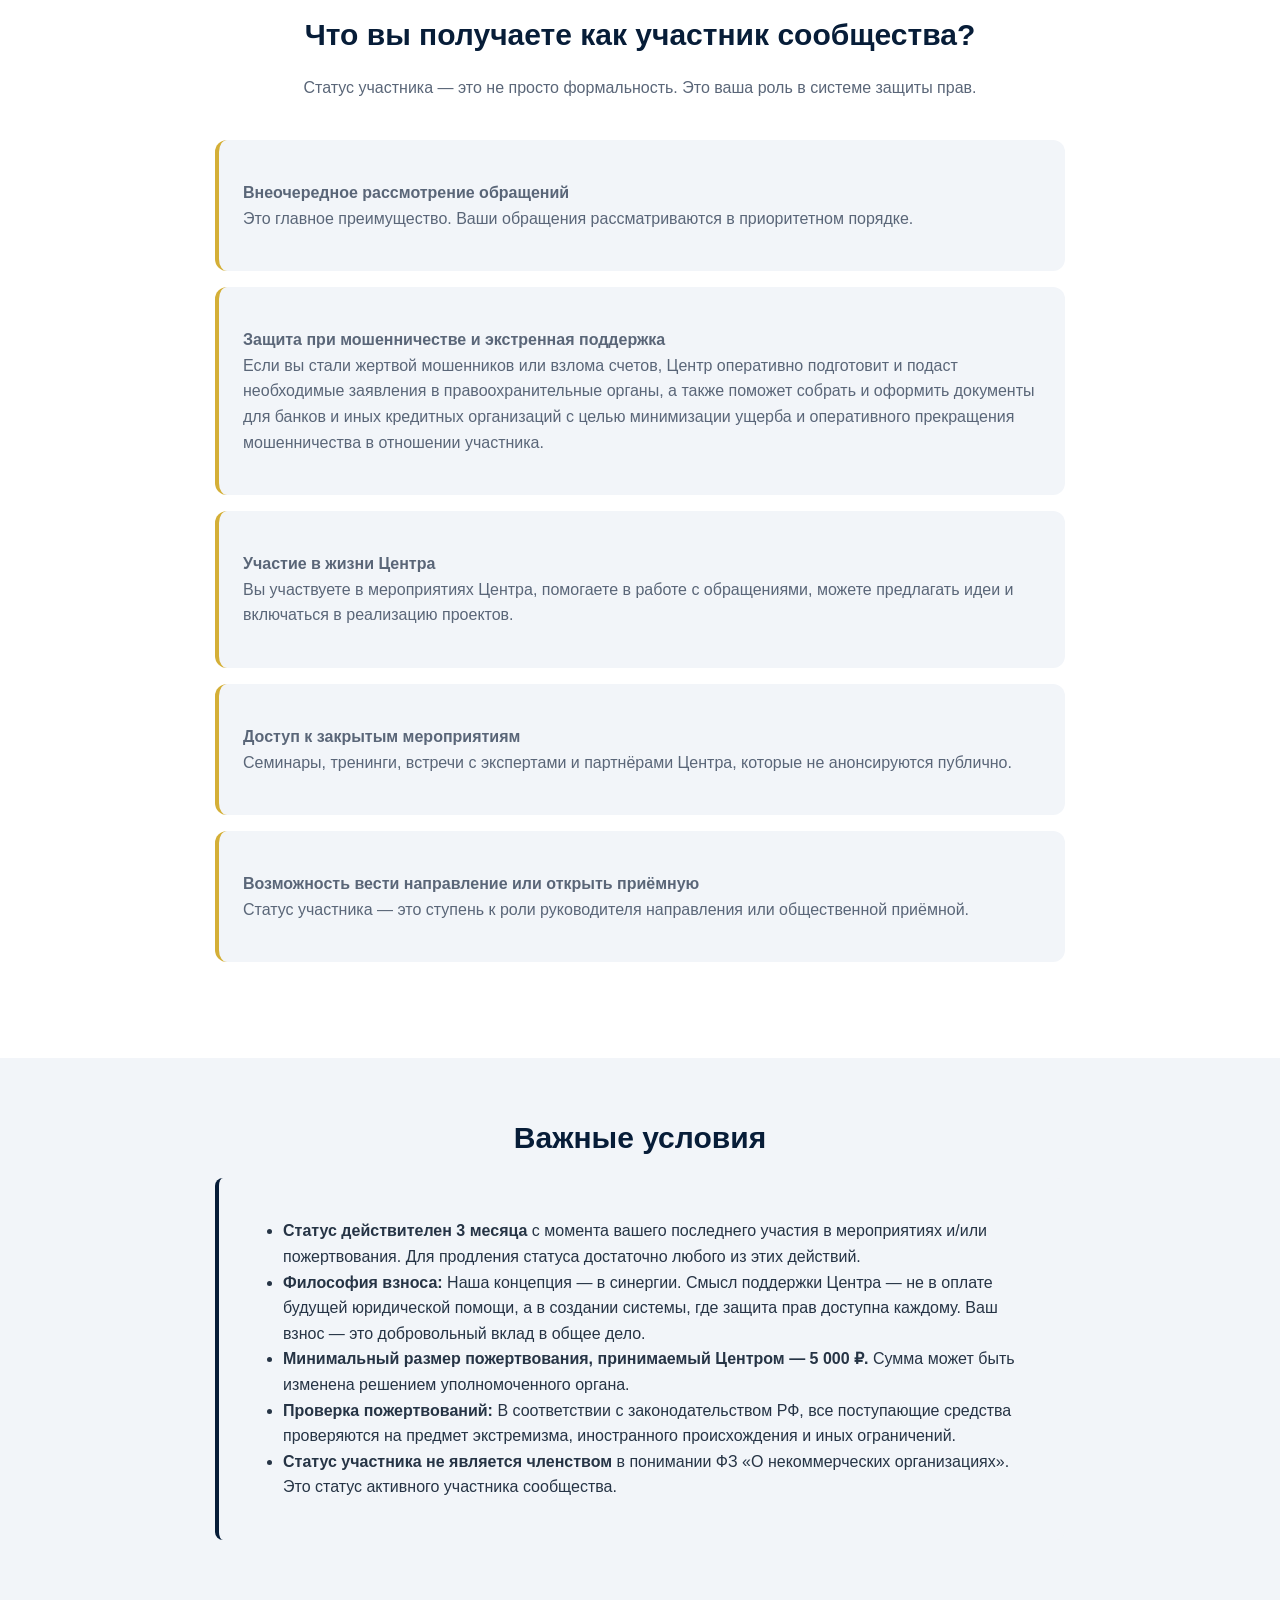
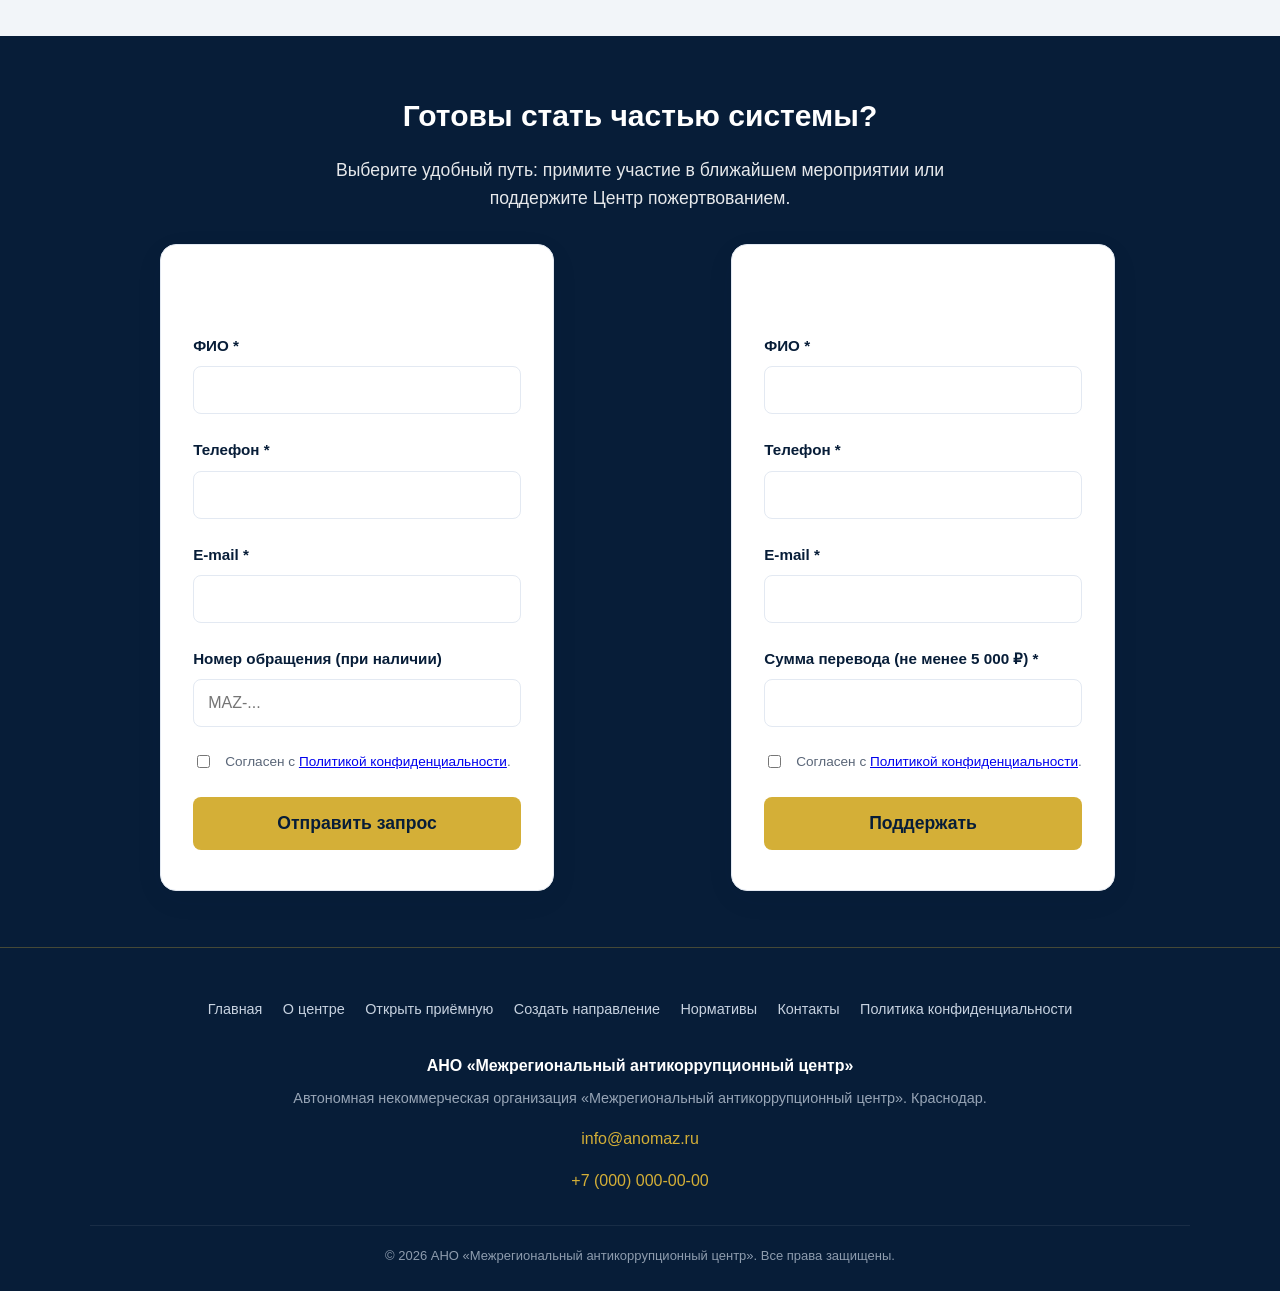
<file: soobshchestvo.html>
<!DOCTYPE html>
<html lang="ru">
<head>
  <meta charset="UTF-8">
  <meta name="viewport" content="width=device-width, initial-scale=1.0">
  <title>Стать участником сообщества — АНО «Межрегиональный антикоррупционный центр»</title>
  <link rel="stylesheet" href="style.css">
</head>
<body>
  <div id="header-container"></div>

  <section class="section section-dark">
    <div class="container-narrow" style="text-align: center;">
      <h1 style="color: var(--white); font-size: 2.2rem; margin-bottom: 1rem;">Станьте частью сообщества, которое меняет систему</h1>
      <p style="font-size: 1.2rem; color: var(--accent-gold); margin-bottom: 1.5rem; font-weight: bold;">Два пути к статусу участника: активное участие в мероприятиях Центра или финансовая поддержка нашей деятельности.</p>
      <p style="font-size: 1.05rem; color: var(--white); opacity: 0.9; line-height: 1.7; text-align: left;">Сообщество АНО «Межрегиональный антикоррупционный центр» — это не просто список имён. Это люди, которые объединяются, чтобы защита прав стала доступной каждому. Вы можете выбрать тот формат участия, который вам ближе: <strong>личное участие</strong> (участие в мероприятиях, помощь в организации, работа с обращениями) или <strong>финансовая поддержка</strong> (пожертвование на уставную деятельность). Оба пути ведут к официальному статусу участника сообщества.</p>
    </div>
  </section>

  <section class="section section-light">
    <div class="container">
      <h2 class="section-title">Выберите свой путь</h2>
      <div class="grid-trust">
        <div class="trust-card"><h3>1. Участие в мероприятиях</h3><p>Вы участвуете в мероприятиях Центра, помогаете в работе с обращениями в приёмных.</p><ul style="margin-top: 1rem;"><li><strong>Статус участника</strong> присваивается после подтверждённого участия в мероприятии (по решению Организации).</li><li>Это путь для тех, кто хочет вкладывать время и знания.</li></ul></div>
        <div class="trust-card"><h3>2. Пожертвование на деятельность</h3><p>Вы делаете добровольный взнос на уставную деятельность Центра.</p><ul style="margin-top: 1rem;"><li><strong>Минимальная сумма — 5 000 ₽</strong>. Статус участника присваивается в день зачисления средств на счёт Организации.</li><li>Это путь для тех, кто хочет поддержать систему финансово и получить статус быстро.</li></ul></div>
      </div>
    </div>
  </section>

  <section class="section section-white">
    <div class="container-narrow">
      <h2 class="section-title">Что вы получаете как участник сообщества?</h2>
      <p class="section-subtitle">Статус участника — это не просто формальность. Это ваша роль в системе защиты прав.</p>
      <div class="text-block-left" style="background: var(--bg-light); padding: 1.5rem; border-radius: 0.75rem; border-left: 4px solid var(--accent-gold); margin-bottom: 1rem;"><p><strong>Внеочередное рассмотрение обращений</strong><br>Это главное преимущество. Ваши обращения рассматриваются в приоритетном порядке.</p></div>
      <div class="text-block-left" style="background: var(--bg-light); padding: 1.5rem; border-radius: 0.75rem; border-left: 4px solid var(--accent-gold); margin-bottom: 1rem;"><p><strong>Защита при мошенничестве и экстренная поддержка</strong><br>Если вы стали жертвой мошенников или взлома счетов, Центр оперативно подготовит и подаст необходимые заявления в правоохранительные органы, а также поможет собрать и оформить документы для банков и иных кредитных организаций с целью минимизации ущерба и оперативного прекращения мошенничества в отношении участника.</p></div>
      <div class="text-block-left" style="background: var(--bg-light); padding: 1.5rem; border-radius: 0.75rem; border-left: 4px solid var(--accent-gold); margin-bottom: 1rem;"><p><strong>Участие в жизни Центра</strong><br>Вы участвуете в мероприятиях Центра, помогаете в работе с обращениями, можете предлагать идеи и включаться в реализацию проектов.</p></div>
      <div class="text-block-left" style="background: var(--bg-light); padding: 1.5rem; border-radius: 0.75rem; border-left: 4px solid var(--accent-gold); margin-bottom: 1rem;"><p><strong>Доступ к закрытым мероприятиям</strong><br>Семинары, тренинги, встречи с экспертами и партнёрами Центра, которые не анонсируются публично.</p></div>
      <div class="text-block-left" style="background: var(--bg-light); padding: 1.5rem; border-radius: 0.75rem; border-left: 4px solid var(--accent-gold);"><p><strong>Возможность вести направление или открыть приёмную</strong><br>Статус участника — это ступень к роли руководителя направления или общественной приёмной.</p></div>
    </div>
  </section>

  <section class="section section-light">
    <div class="container-narrow">
      <h2 class="section-title">Важные условия</h2>
      <div class="law-box">
        <ul>
          <li><strong>Статус действителен 3 месяца</strong> с момента вашего последнего участия в мероприятиях и/или пожертвования. Для продления статуса достаточно любого из этих действий.</li>
          <li><strong>Философия взноса:</strong> Наша концепция — в синергии. Смысл поддержки Центра — не в оплате будущей юридической помощи, а в создании системы, где защита прав доступна каждому. Ваш взнос — это добровольный вклад в общее дело.</li>
          <li><strong>Минимальный размер пожертвования, принимаемый Центром — 5 000 ₽.</strong> Сумма может быть изменена решением уполномоченного органа.</li>
          <li><strong>Проверка пожертвований:</strong> В соответствии с законодательством РФ, все поступающие средства проверяются на предмет экстремизма, иностранного происхождения и иных ограничений.</li>
          <li><strong>Статус участника не является членством</strong> в понимании ФЗ «О некоммерческих организациях». Это статус активного участника сообщества.</li>
        </ul>
      </div>
    </div>
  </section>

  <section class="section section-dark">
    <div class="container">
      <h2 class="section-title" style="color: var(--white);">Готовы стать частью системы?</h2>
      <p style="font-size: 1.1rem; color: var(--white); opacity: 0.9; max-width: 700px; margin: 0 auto 2rem; text-align: center;">Выберите удобный путь: примите участие в ближайшем мероприятии или поддержите Центр пожертвованием.</p>
      
      <div style="display: grid; grid-template-columns: repeat(auto-fit, minmax(350px, 1fr)); gap: 2rem;">
        <!-- Форма 1 -->
        <div class="form-box">
          <h3 style="text-align: center; margin-top: 0;">Запрос на участие в мероприятиях</h3>
          <form action="https://formsubmit.co/ВАША_ПОЧТА@anomaz.ru" method="POST">
            <input type="hidden" name="_subject" value="Запрос на участие в мероприятиях — сайт anomaz.ru">
            <input type="hidden" name="_captcha" value="false"><input type="hidden" name="_next" value="https://anomaz.ru/thanks.html">
            <div class="form-group"><label>ФИО *</label><input type="text" name="ФИО" required></div>
            <div class="form-group"><label>Телефон *</label><input type="tel" name="Телефон" required></div>
            <div class="form-group"><label>E-mail *</label><input type="email" name="Email" required></div>
            <div class="form-group"><label>Номер обращения (при наличии)</label><input type="text" name="Номер_обращения" placeholder="MAZ-..."></div>
            <label class="checkbox-group"><input type="checkbox" required><span>Согласен с <a href="politika.html">Политикой конфиденциальности</a>.</span></label>
            <button type="submit" class="submit-btn">Отправить запрос</button>
          </form>
        </div>
        <!-- Форма 2 -->
        <div class="form-box">
          <h3 style="text-align: center; margin-top: 0;">Поддержать Центр</h3>
          <form action="https://formsubmit.co/ВАША_ПОЧТА@anomaz.ru" method="POST">
            <input type="hidden" name="_subject" value="Пожертвование — сайт anomaz.ru">
            <input type="hidden" name="_captcha" value="false"><input type="hidden" name="_next" value="https://anomaz.ru/thanks.html">
            <div class="form-group"><label>ФИО *</label><input type="text" name="ФИО" required></div>
            <div class="form-group"><label>Телефон *</label><input type="tel" name="Телефон" required></div>
            <div class="form-group"><label>E-mail *</label><input type="email" name="Email" required></div>
            <div class="form-group"><label>Сумма перевода (не менее 5 000 ₽) *</label><input type="number" name="Сумма" min="5000" step="100" required></div>
            <label class="checkbox-group"><input type="checkbox" required><span>Согласен с <a href="politika.html">Политикой конфиденциальности</a>.</span></label>
            <button type="submit" class="submit-btn">Поддержать</button>
          </form>
        </div>
      </div>
    </div>
  </section>

  <div id="footer-container"></div>
  <script src="script.js"></script>
</body>
</html>
</file>
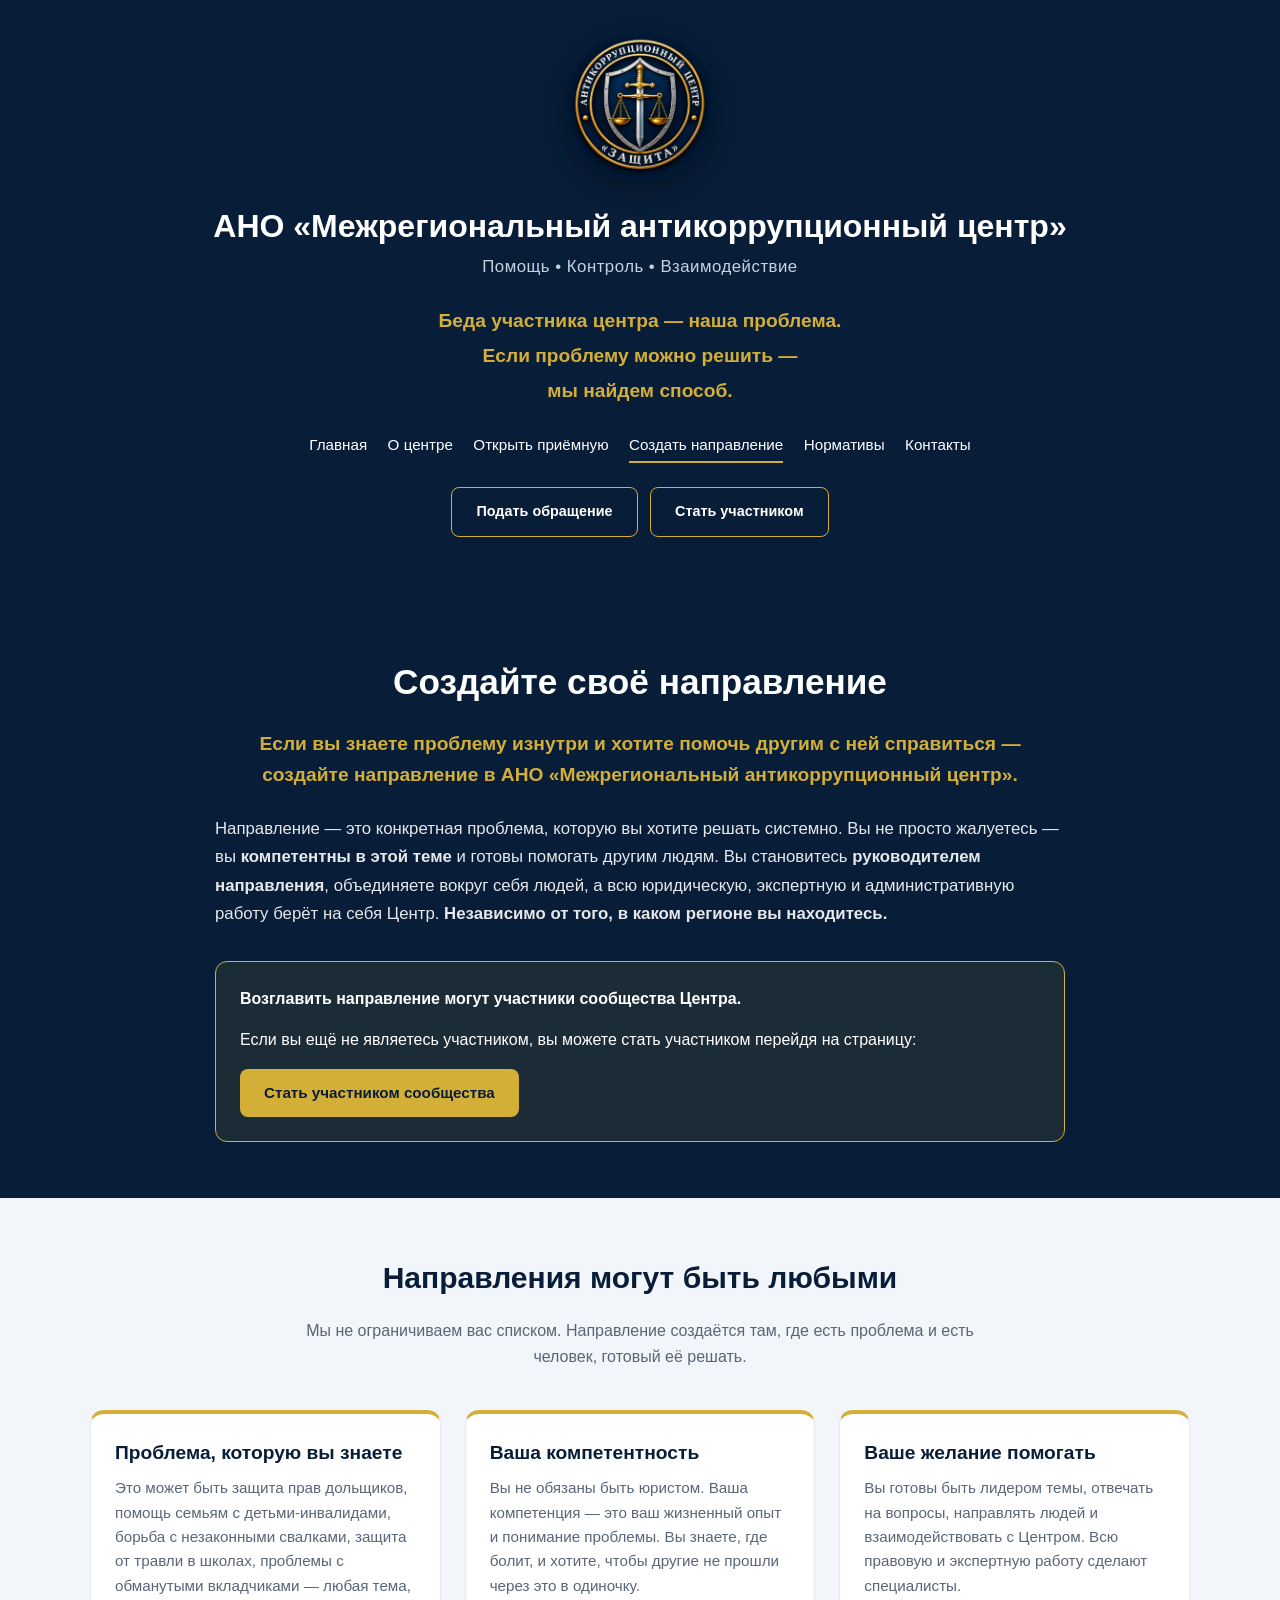
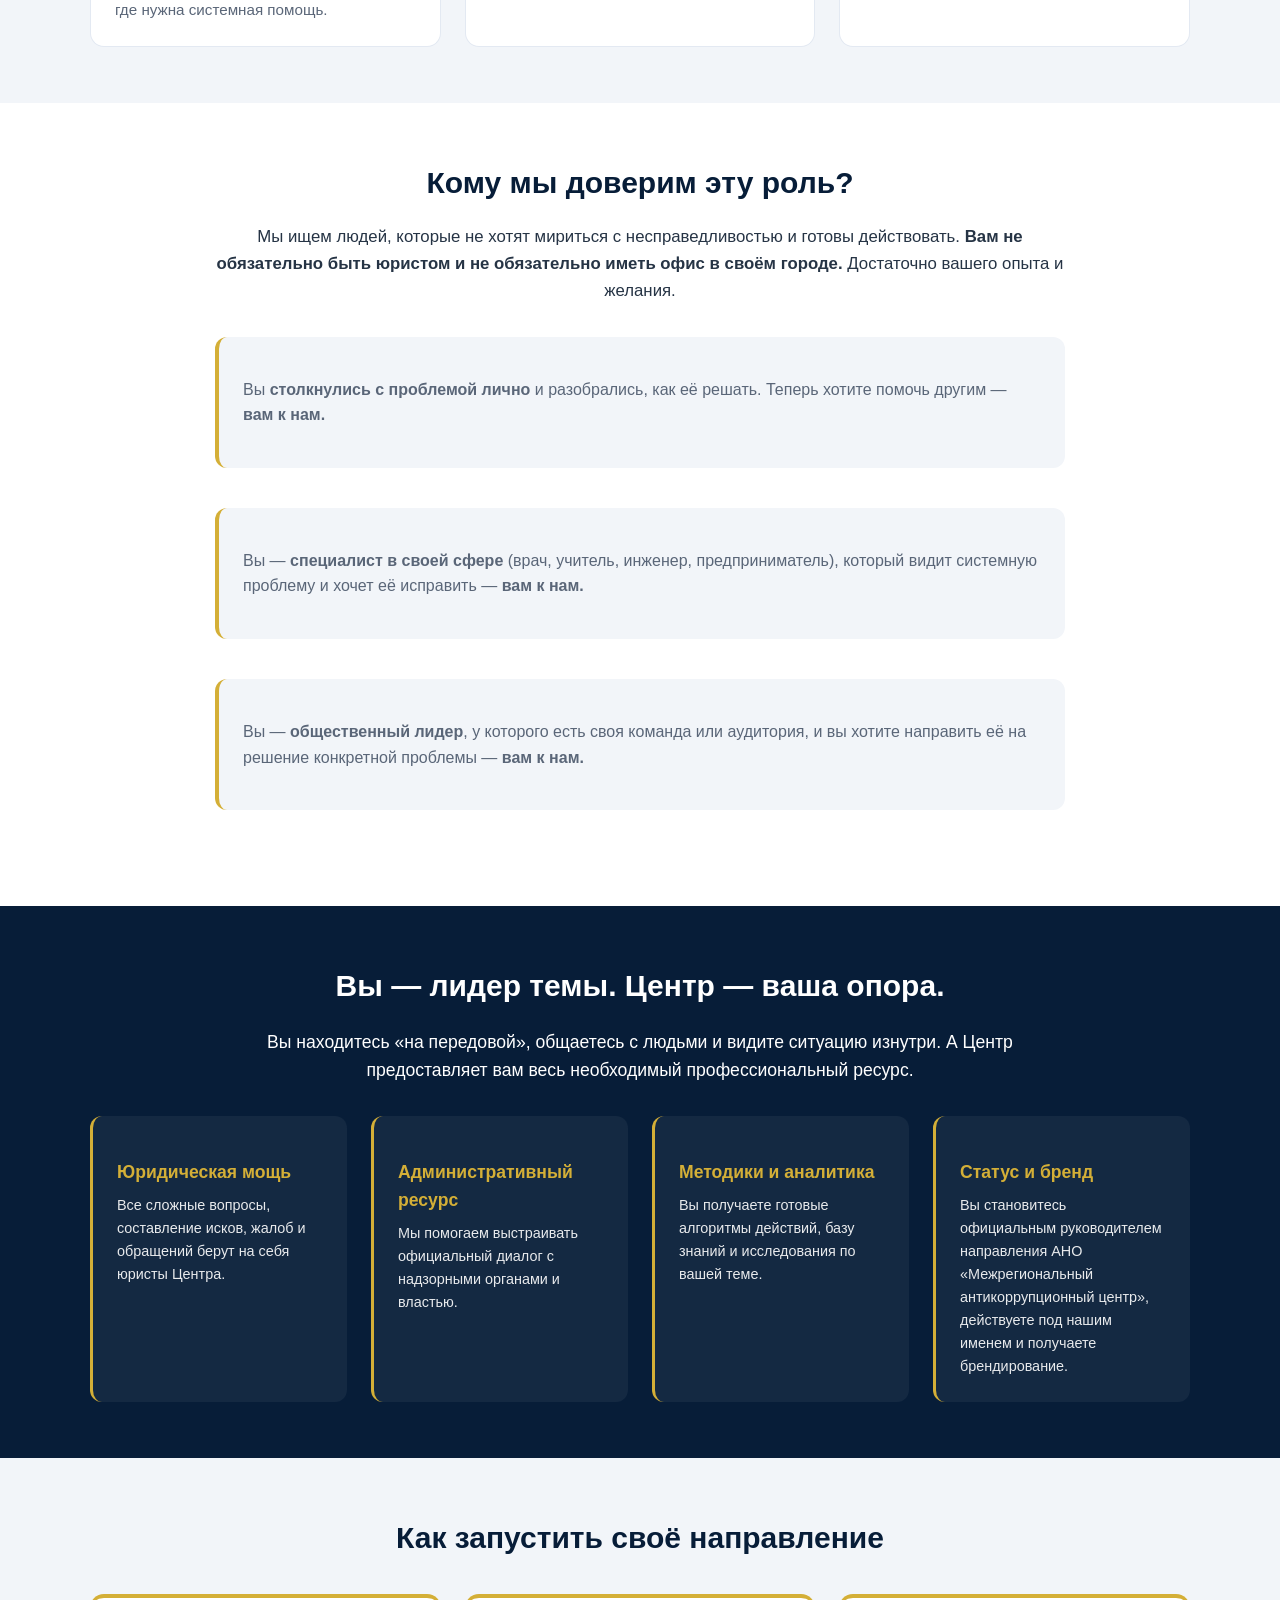
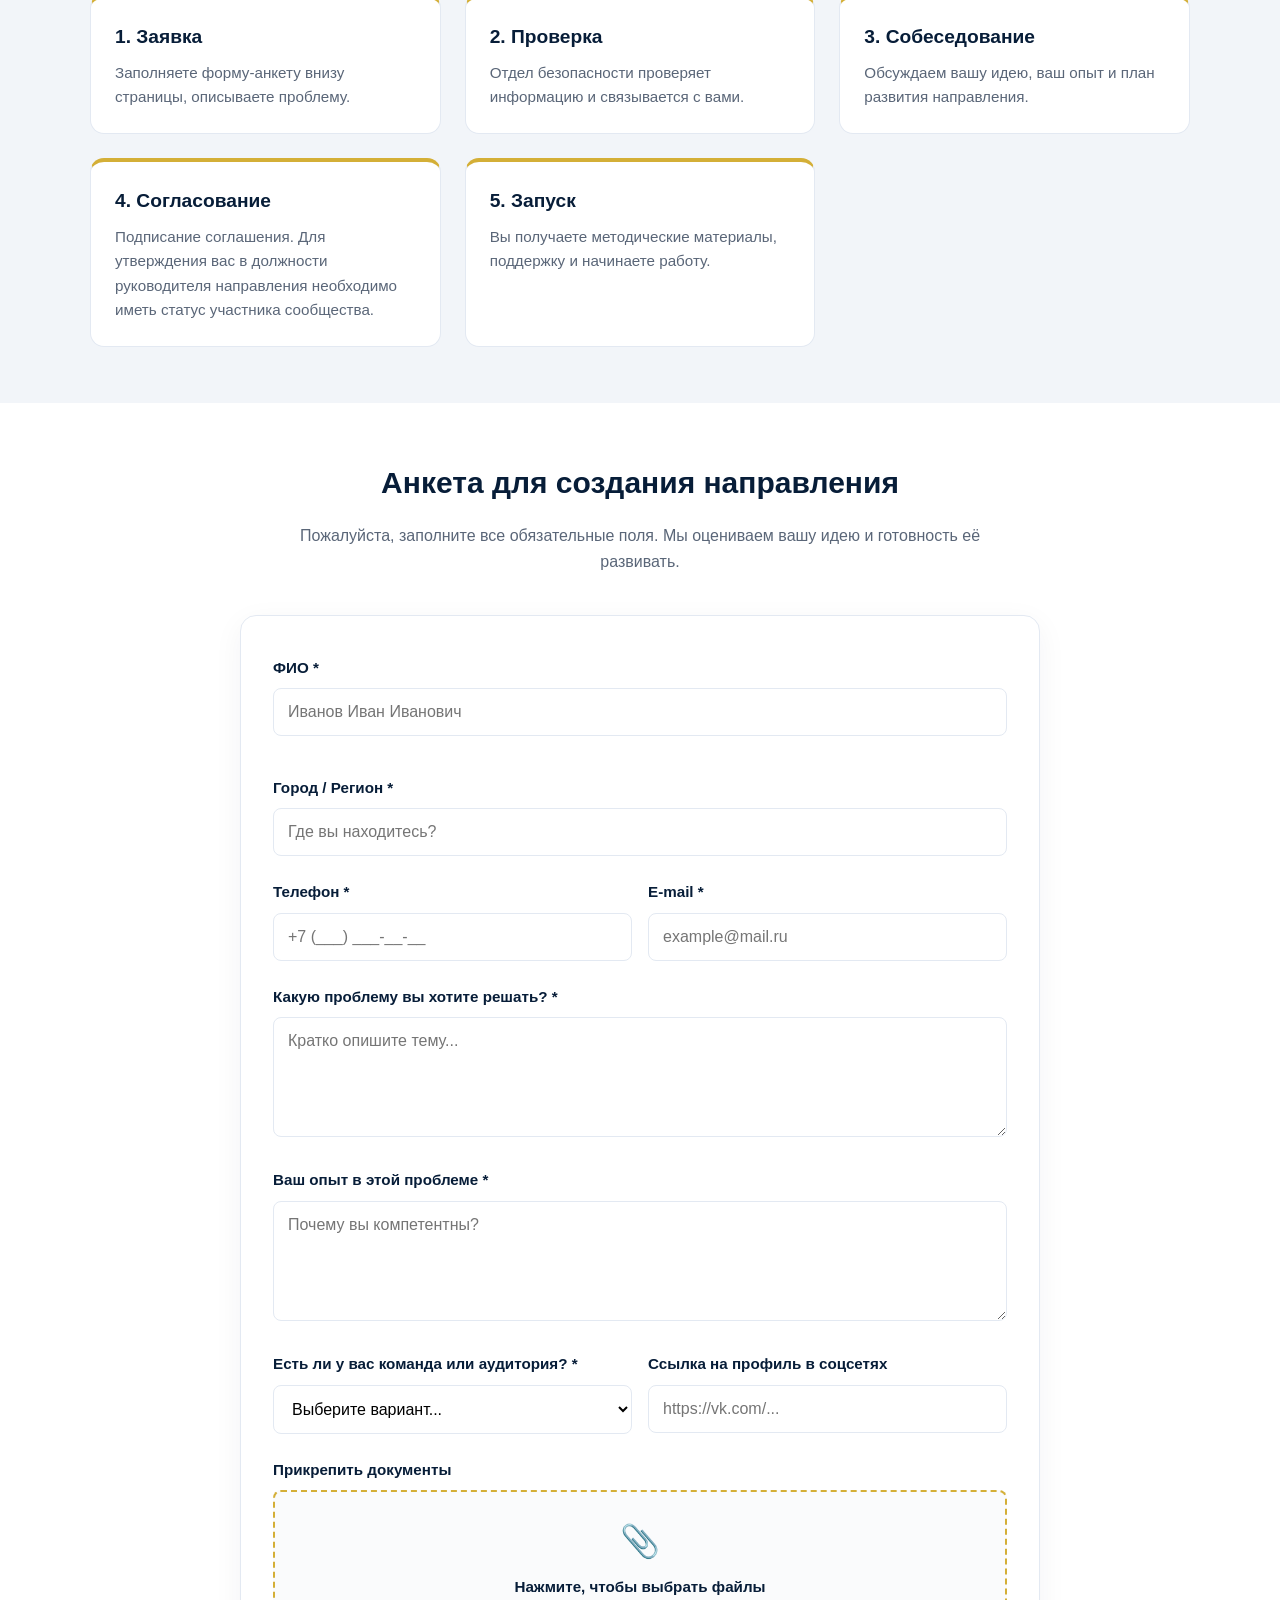
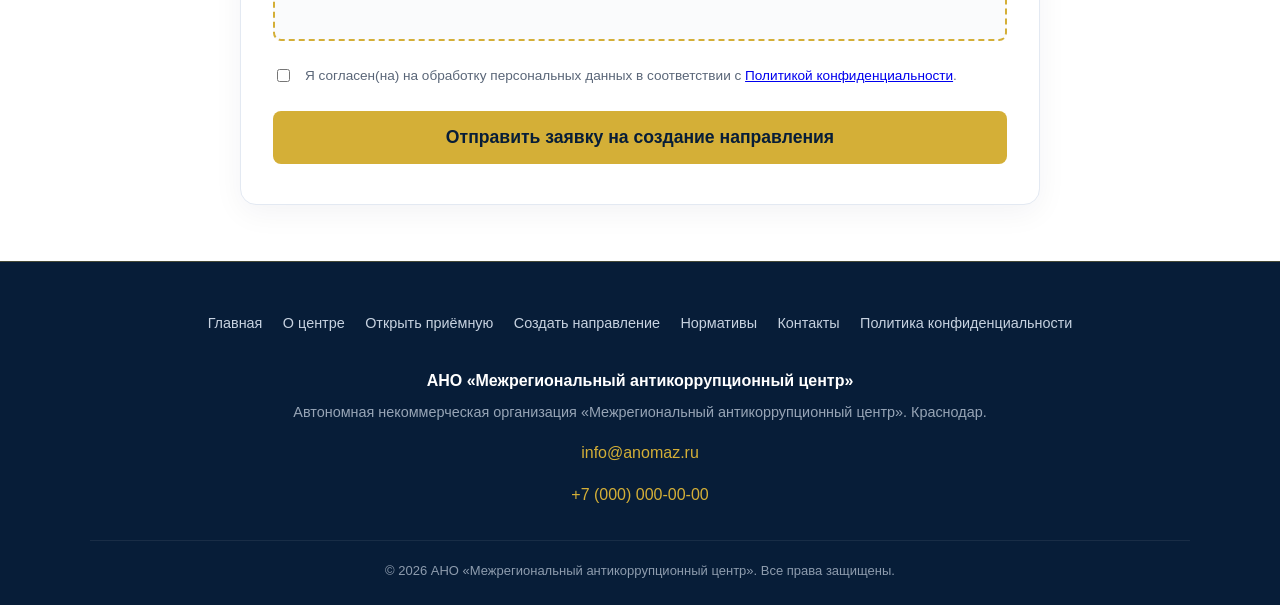
<file: sozdat-napravlenie.html>
<!DOCTYPE html>
<html lang="ru">
<head>
  <meta charset="UTF-8">
  <meta name="viewport" content="width=device-width, initial-scale=1.0">
  <title>Создать направление — АНО «Межрегиональный антикоррупционный центр»</title>
  <link rel="stylesheet" href="style.css">
</head>
<body>
  <div id="header-container"></div>

  <section class="section section-dark">
    <div class="container-narrow" style="text-align: center;">
      <h1 style="color: var(--white); font-size: 2.2rem; margin-bottom: 1rem;">Создайте своё направление</h1>
      <p style="font-size: 1.2rem; color: var(--accent-gold); margin-bottom: 1.5rem; font-weight: bold;">Если вы знаете проблему изнутри и хотите помочь другим с ней справиться — создайте направление в АНО «Межрегиональный антикоррупционный центр».</p>
      <p style="font-size: 1.05rem; color: var(--white); opacity: 0.9; line-height: 1.7; text-align: left;">Направление — это конкретная проблема, которую вы хотите решать системно. Вы не просто жалуетесь — вы <strong>компетентны в этой теме</strong> и готовы помогать другим людям. Вы становитесь <strong>руководителем направления</strong>, объединяете вокруг себя людей, а всю юридическую, экспертную и административную работу берёт на себя Центр. <strong>Независимо от того, в каком регионе вы находитесь.</strong></p>
      <div style="background: rgba(212, 175, 55, 0.1); border: 1px solid var(--accent-gold); border-radius: 0.75rem; padding: 1.5rem; margin-top: 2rem; text-align: left;">
        <p style="margin: 0 0 1rem; font-size: 1rem; color: var(--white);"><strong>Возглавить направление могут участники сообщества Центра.</strong></p>
        <p style="margin: 0 0 1rem; font-size: 1rem; color: var(--white);">Если вы ещё не являетесь участником, вы можете стать участником перейдя на страницу:</p>
        <a href="soobshchestvo.html" style="display: inline-block; background: var(--accent-gold); color: var(--primary-dark); padding: 0.75rem 1.5rem; border-radius: 0.5rem; text-decoration: none; font-weight: bold; font-size: 0.95rem;">Стать участником сообщества</a>
      </div>
    </div>
  </section>

  <section class="section section-light">
    <div class="container">
      <h2 class="section-title">Направления могут быть любыми</h2>
      <p class="section-subtitle">Мы не ограничиваем вас списком. Направление создаётся там, где есть проблема и есть человек, готовый её решать.</p>
      <div class="grid-trust">
        <div class="trust-card"><h3>Проблема, которую вы знаете</h3><p>Это может быть защита прав дольщиков, помощь семьям с детьми-инвалидами, борьба с незаконными свалками, защита от травли в школах, проблемы с обманутыми вкладчиками — любая тема, где нужна системная помощь.</p></div>
        <div class="trust-card"><h3>Ваша компетентность</h3><p>Вы не обязаны быть юристом. Ваша компетенция — это ваш жизненный опыт и понимание проблемы. Вы знаете, где болит, и хотите, чтобы другие не прошли через это в одиночку.</p></div>
        <div class="trust-card"><h3>Ваше желание помогать</h3><p>Вы готовы быть лидером темы, отвечать на вопросы, направлять людей и взаимодействовать с Центром. Всю правовую и экспертную работу сделают специалисты.</p></div>
      </div>
    </div>
  </section>

  <section class="section section-white">
    <div class="container-narrow">
      <h2 class="section-title">Кому мы доверим эту роль?</h2>
      <p style="text-align: center; font-size: 1.05rem; margin-bottom: 2rem; color: var(--text-main);">Мы ищем людей, которые не хотят мириться с несправедливостью и готовы действовать. <strong>Вам не обязательно быть юристом и не обязательно иметь офис в своём городе.</strong> Достаточно вашего опыта и желания.</p>
      <div class="text-block-left" style="background: var(--bg-light); padding: 1.5rem; border-radius: 0.75rem; border-left: 4px solid var(--accent-gold);"><p>Вы <strong>столкнулись с проблемой лично</strong> и разобрались, как её решать. Теперь хотите помочь другим — <strong>вам к нам.</strong></p></div>
      <div class="text-block-left" style="background: var(--bg-light); padding: 1.5rem; border-radius: 0.75rem; border-left: 4px solid var(--accent-gold);"><p>Вы — <strong>специалист в своей сфере</strong> (врач, учитель, инженер, предприниматель), который видит системную проблему и хочет её исправить — <strong>вам к нам.</strong></p></div>
      <div class="text-block-left" style="background: var(--bg-light); padding: 1.5rem; border-radius: 0.75rem; border-left: 4px solid var(--accent-gold);"><p>Вы — <strong>общественный лидер</strong>, у которого есть своя команда или аудитория, и вы хотите направить её на решение конкретной проблемы — <strong>вам к нам.</strong></p></div>
    </div>
  </section>

  <section class="section section-dark">
    <div class="container">
      <h2 class="section-title" style="color: var(--white);">Вы — лидер темы. Центр — ваша опора.</h2>
      <p style="color: var(--white); text-align: center; max-width: 850px; margin-left: auto; margin-right: auto; font-size: 1.1rem; margin-bottom: 2rem;">Вы находитесь «на передовой», общаетесь с людьми и видите ситуацию изнутри. А Центр предоставляет вам весь необходимый профессиональный ресурс.</p>
      <div class="grid-guarantees">
        <div class="guarantee-card"><h3>Юридическая мощь</h3><p>Все сложные вопросы, составление исков, жалоб и обращений берут на себя юристы Центра.</p></div>
        <div class="guarantee-card"><h3>Административный ресурс</h3><p>Мы помогаем выстраивать официальный диалог с надзорными органами и властью.</p></div>
        <div class="guarantee-card"><h3>Методики и аналитика</h3><p>Вы получаете готовые алгоритмы действий, базу знаний и исследования по вашей теме.</p></div>
        <div class="guarantee-card"><h3>Статус и бренд</h3><p>Вы становитесь официальным руководителем направления АНО «Межрегиональный антикоррупционный центр», действуете под нашим именем и получаете брендирование.</p></div>
      </div>
    </div>
  </section>

  <section class="section section-light">
    <div class="container">
      <h2 class="section-title">Как запустить своё направление</h2>
      <div class="grid-trust">
        <div class="trust-card"><h3>1. Заявка</h3><p>Заполняете форму-анкету внизу страницы, описываете проблему.</p></div>
        <div class="trust-card"><h3>2. Проверка</h3><p>Отдел безопасности проверяет информацию и связывается с вами.</p></div>
        <div class="trust-card"><h3>3. Собеседование</h3><p>Обсуждаем вашу идею, ваш опыт и план развития направления.</p></div>
        <div class="trust-card"><h3>4. Согласование</h3><p>Подписание соглашения. Для утверждения вас в должности руководителя направления необходимо иметь статус участника сообщества.</p></div>
        <div class="trust-card"><h3>5. Запуск</h3><p>Вы получаете методические материалы, поддержку и начинаете работу.</p></div>
      </div>
    </div>
  </section>

  <section class="section section-white">
    <div class="container">
      <h2 class="section-title">Анкета для создания направления</h2>
      <p class="section-subtitle">Пожалуйста, заполните все обязательные поля. Мы оцениваем вашу идею и готовность её развивать.</p>
      <div class="form-box">
        <form action="https://formsubmit.co/ВАША_ПОЧТА@anomaz.ru" method="POST" enctype="multipart/form-data">
          <input type="hidden" name="_subject" value="Заявка на создание направления — сайт anomaz.ru">
          <input type="hidden" name="_captcha" value="false"> 
          <input type="hidden" name="_next" value="https://anomaz.ru/thanks.html">
          <div class="form-row">
            <div class="form-group"><label>ФИО *</label><input type="text" name="ФИО" required placeholder="Иванов Иван Иванович"></div>
            <div class="form-group"><label>Город / Регион *</label><input type="text" name="Город_Регион" required placeholder="Где вы находитесь?"></div>
          </div>
          <div class="form-row">
            <div class="form-group half"><label>Телефон *</label><input type="tel" name="Телефон" required placeholder="+7 (___) ___-__-__"></div>
            <div class="form-group half"><label>E-mail *</label><input type="email" name="Email" required placeholder="example@mail.ru"></div>
          </div>
          <div class="form-group"><label>Какую проблему вы хотите решать? *</label><textarea name="Проблема" required placeholder="Кратко опишите тему..."></textarea></div>
          <div class="form-group"><label>Ваш опыт в этой проблеме *</label><textarea name="Опыт" required placeholder="Почему вы компетентны?"></textarea></div>
          <div class="form-row">
            <div class="form-group half"><label>Есть ли у вас команда или аудитория? *</label><select name="Команда" required><option value="" disabled selected>Выберите вариант...</option><option value="Да, есть команда">Да, есть команда</option><option value="Да, есть аудитория (соцсети)">Да, есть аудитория (соцсети)</option><option value="Нет, планирую собрать">Нет, планирую собрать</option></select></div>
            <div class="form-group half"><label>Ссылка на профиль в соцсетях</label><input type="text" name="Соцсети" placeholder="https://vk.com/..."></div>
          </div>
          <div class="form-group">
            <label>Прикрепить документы</label>
            <div class="file-upload-wrapper">
              <label for="file-upload2" class="file-upload-label"><div class="file-upload-icon">📎</div><div class="file-upload-text">Нажмите, чтобы выбрать файлы</div></label>
              <input id="file-upload2" type="file" name="Файлы" multiple accept=".jpg,.jpeg,.png,.pdf,.doc,.docx">
              <div id="file-name-display2" class="file-name-display"></div>
            </div>
          </div>
          <label class="checkbox-group"><input type="checkbox" required><span>Я согласен(на) на обработку персональных данных в соответствии с <a href="politika.html">Политикой конфиденциальности</a>.</span></label>
          <button type="submit" class="submit-btn">Отправить заявку на создание направления</button>
        </form>
      </div>
    </div>
  </section>

  <div id="footer-container"></div>
  <script src="script.js"></script>
  <script>
    // Скрипт сжатия фото
    const fileInput = document.getElementById('file-upload2');
    const fileDisplay = document.getElementById('file-name-display2');
    fileInput.addEventListener('change', async function(e) {
      const files = e.target.files; if (!files || files.length === 0) return;
      fileDisplay.textContent = 'Обработка...'; const processedFiles = [];
      for (let i = 0; i < files.length; i++) {
        const file = files[i];
        if (file.type.startsWith('image/')) {
          const compressed = await new Promise((resolve) => {
            const reader = new FileReader(); reader.readAsDataURL(file);
            reader.onload = (event) => {
              const img = new Image(); img.src = event.target.result;
              img.onload = () => {
                const canvas = document.createElement('canvas'); let w = img.width, h = img.height;
                const MAX = 1920; if (w > h) { if (w > MAX) { h *= MAX / w; w = MAX; } } else { if (h > MAX) { w *= MAX / h; h = MAX; } }
                canvas.width = w; canvas.height = h; canvas.getContext('2d').drawImage(img, 0, 0, w, h);
                canvas.toBlob((blob) => resolve(new File([blob], file.name.replace(/\.[^/.]+$/, "") + ".jpg", { type: 'image/jpeg' })), 'image/jpeg', 0.7);
              };
            };
          });
          processedFiles.push(compressed);
        } else { processedFiles.push(file); }
      }
      const dataTransfer = new DataTransfer(); processedFiles.forEach(f => dataTransfer.items.add(f)); fileInput.files = dataTransfer.files;
      fileDisplay.textContent = 'Выбрано: ' + Array.from(fileInput.files).map(f => `${f.name} (${(f.size / 1024 / 1024).toFixed(2)} МБ)`).join(', ');
    });
  </script>
</body>
</html>
</file>
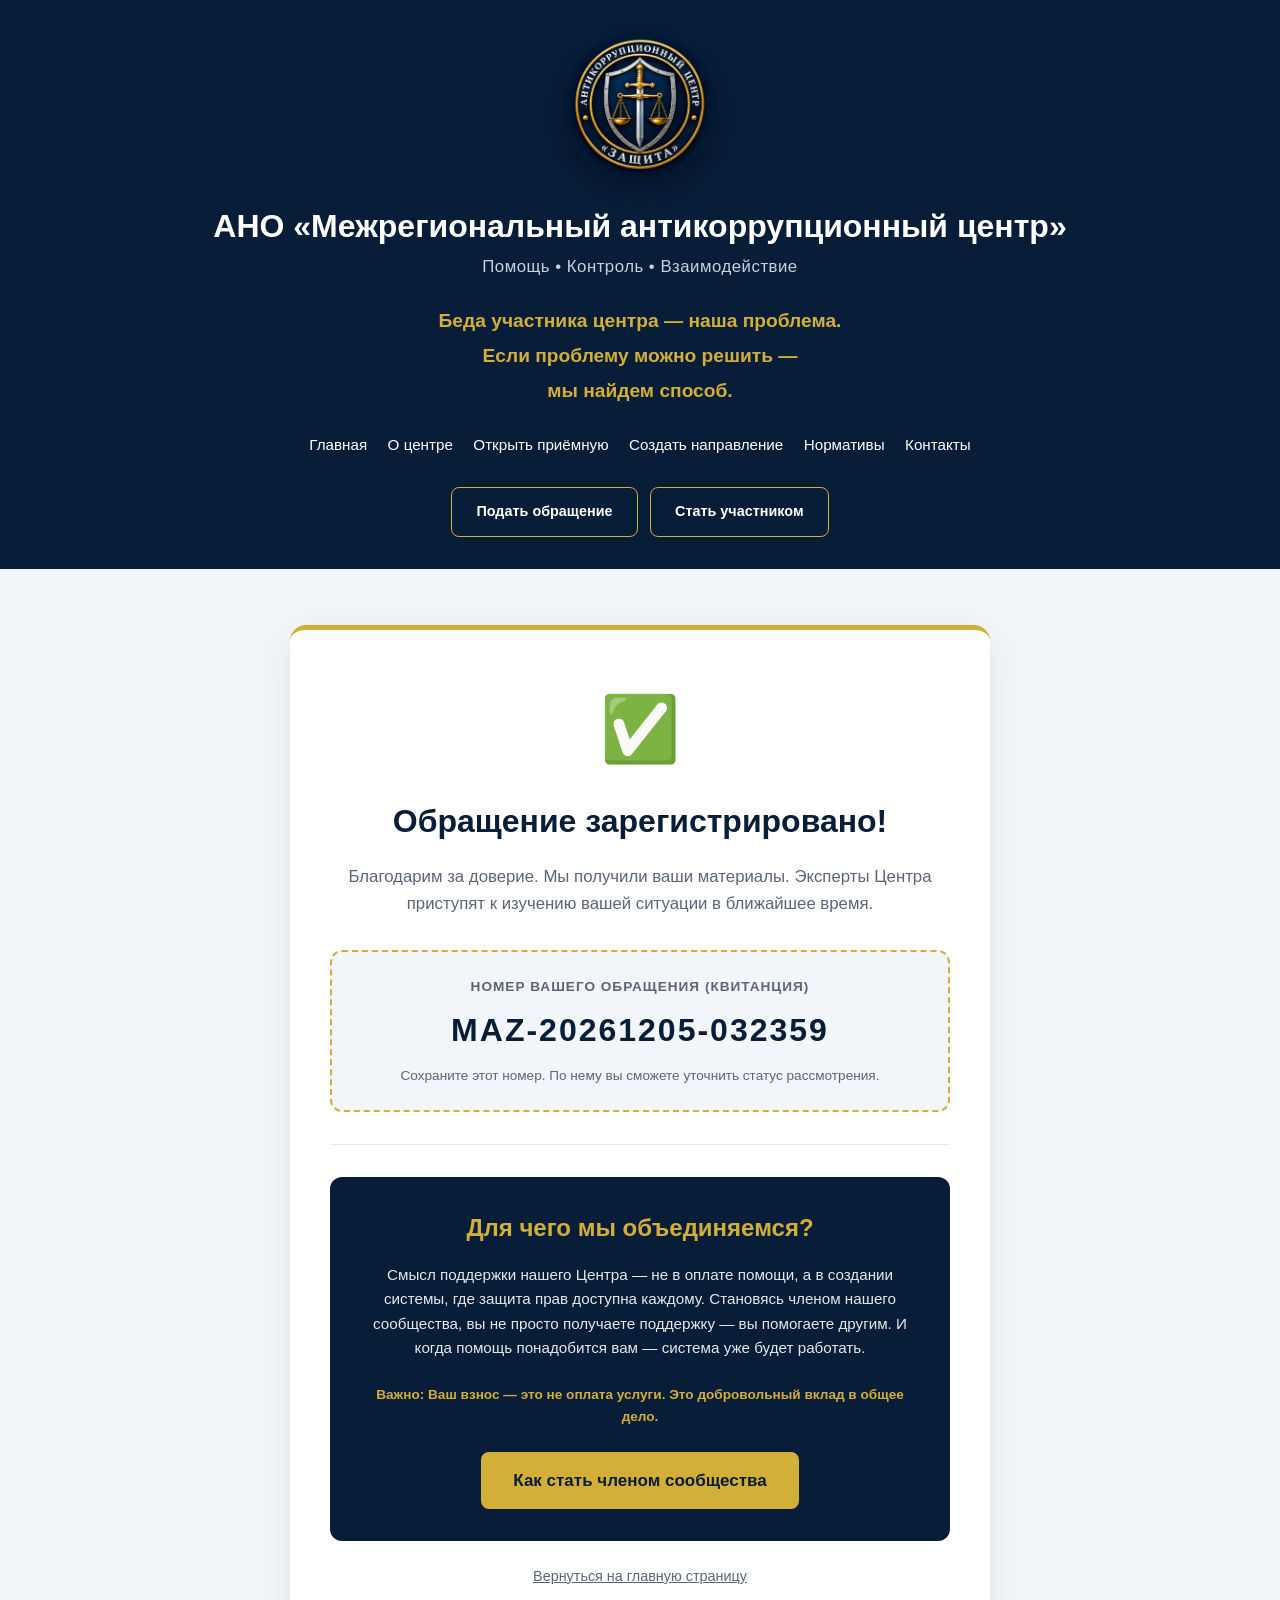
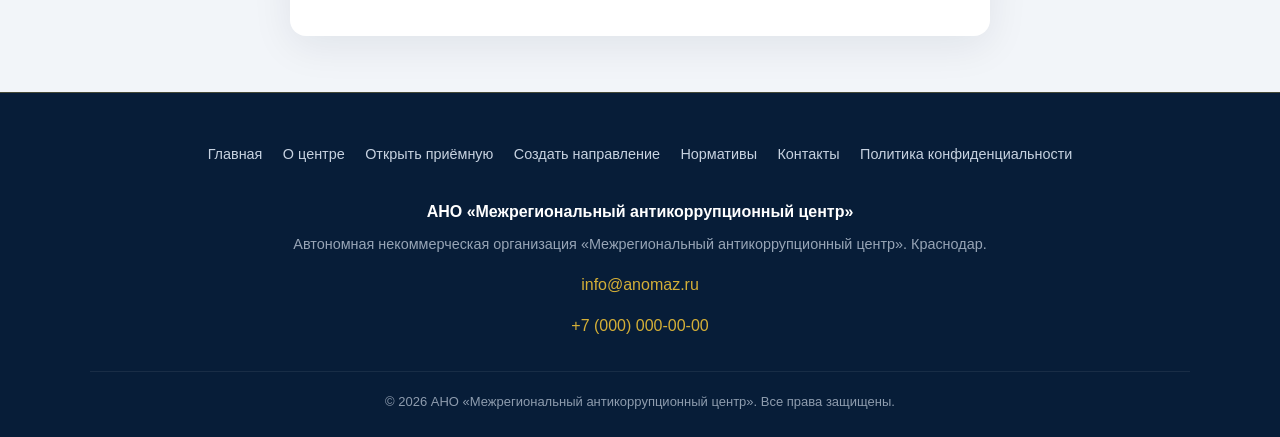
<file: thanks.html>
<!DOCTYPE html>
<html lang="ru">
<head>
  <meta charset="UTF-8">
  <meta name="viewport" content="width=device-width, initial-scale=1.0">
  <title>Обращение принято — АНО «Межрегиональный антикоррупционный центр»</title>
  <link rel="stylesheet" href="style.css">
  <style>
    .thanks-section { background: var(--bg-light); min-height: 60vh; display: flex; align-items: center; }
    .success-card { background: var(--white); border-radius: 1rem; padding: 3rem 2.5rem; text-align: center; box-shadow: 0 10px 40px rgba(7, 29, 56, 0.08); border-top: 5px solid var(--accent-gold); max-width: 700px; margin: 0 auto; width: 100%; }
    .ref-box { background: var(--bg-light); border: 2px dashed var(--accent-gold); border-radius: 0.75rem; padding: 1.5rem; margin: 2rem 0; }
    .ref-number { font-size: 2rem; font-weight: bold; color: var(--primary-dark); letter-spacing: 2px; word-break: break-all; }
    .join-block { background: var(--primary-dark); color: var(--white); border-radius: 0.75rem; padding: 2rem; margin-top: 2rem; }
  </style>
</head>
<body>
  <div id="header-container"></div>

  <section class="section thanks-section">
    <div class="container">
      <div class="success-card">
        <div style="font-size: 4rem; margin-bottom: 1rem;">✅</div>
        <h1 style="color: var(--primary-dark); font-size: 2rem; margin: 0 0 1rem;">Обращение зарегистрировано!</h1>
        <p style="font-size: 1.05rem; color: var(--text-muted); margin-bottom: 2rem;">Благодарим за доверие. Мы получили ваши материалы. Эксперты Центра приступят к изучению вашей ситуации в ближайшее время.</p>
        
        <div class="ref-box">
          <div style="font-size: 0.85rem; color: #5A6678; text-transform: uppercase; letter-spacing: 1px; margin-bottom: 0.5rem; font-weight: bold;">Номер вашего обращения (квитанция)</div>
          <div class="ref-number" id="ref-display">MAZ-...</div>
          <div style="font-size: 0.85rem; color: var(--text-muted); margin-top: 0.5rem;">Сохраните этот номер. По нему вы сможете уточнить статус рассмотрения.</div>
        </div>

        <hr style="border: none; border-top: 1px solid var(--border-gray); margin: 2rem 0;">

        <div class="join-block">
          <h2 style="color: var(--accent-gold); font-size: 1.5rem; margin: 0 0 0.5rem;">Для чего мы объединяемся?</h2>
          <p style="font-size: 0.95rem; opacity: 0.9; margin-bottom: 1.5rem;">Смысл поддержки нашего Центра — не в оплате помощи, а в создании системы, где защита прав доступна каждому. Становясь членом нашего сообщества, вы не просто получаете поддержку — вы помогаете другим. И когда помощь понадобится вам — система уже будет работать.</p>
          <p style="font-size: 0.85rem; color: #D4AF37; font-weight: bold; margin-bottom: 1.5rem;">Важно: Ваш взнос — это не оплата услуги. Это добровольный вклад в общее дело.</p>
          <a href="soobshchestvo.html" class="big-btn">Как стать членом сообщества</a>
        </div>

        <a href="index.html" style="display: inline-block; margin-top: 1.5rem; color: var(--text-muted); text-decoration: underline; font-size: 0.9rem;">Вернуться на главную страницу</a>
      </div>
    </div>
  </section>

  <div id="footer-container"></div>
  <script src="script.js"></script>
  <script>
    document.addEventListener('DOMContentLoaded', function() {
      const ref = localStorage.getItem('last_ref_number');
      const display = document.getElementById('ref-display');
      if (ref) { display.textContent = ref; } else { display.textContent = 'Номер не найден'; display.style.fontSize = '1.2rem'; }
    });
  </script>
</body>
</html>
</file>
<file: style.css>
:root { 
  --primary-dark: #071D38; 
  --accent-gold: #D4AF37; 
  --bg-light: #F2F5F9; 
  --text-main: #263445; 
  --text-muted: #5A6678; 
  --white: #FFFFFF; 
  --border-gray: #E3E9F2; 
}
* { box-sizing: border-box; }
body { margin: 0; font-family: Arial, sans-serif; color: var(--text-main); line-height: 1.6; background: var(--white); }

/* ШАПКА */
.site-header { background: var(--primary-dark); color: var(--white); padding: 2rem 1rem 1.5rem; text-align: center; }
.site-header img { height: 150px; width: auto; display: inline-block; border-radius: 50%; box-shadow: 0 8px 24px rgba(0,0,0,0.3); }
.site-title { font-size: 2rem; font-weight: bold; margin: 1rem 0 0.5rem; line-height: 1.25; }
.site-subtitle { color: #C7D2E0; font-size: 1.05rem; margin: 0 0 1.5rem 0; letter-spacing: 0.5px; }
.header-slogan { font-size: 1.2rem; font-weight: bold; color: var(--accent-gold); margin: 0; line-height: 1.8; }
.header-slogan span { display: block; }

/* МЕНЮ */
.main-nav { background: var(--primary-dark); padding: 0 1rem 1.25rem; text-align: center; }
.main-nav a { display: inline-block; color: var(--white); text-decoration: none; margin: 0 0.5rem; font-size: 0.95rem; padding-bottom: 4px; border-bottom: 2px solid transparent; transition: color 0.2s; }
.main-nav a:hover { color: var(--accent-gold); }
.main-nav a.active { border-bottom-color: var(--accent-gold); }

/* КНОПКИ В ШАПКЕ */
.cta-buttons { background: var(--primary-dark); padding: 0 1rem 1.75rem; text-align: center; }
.cta-btn { display: inline-block; border: 1.5px solid var(--accent-gold); color: var(--white); padding: 0.75rem 1.5rem; border-radius: 0.5rem; text-decoration: none; font-weight: bold; font-size: 0.9rem; margin: 0.25rem; transition: all 0.2s; background: transparent; }
.cta-btn:hover { background: var(--accent-gold); color: var(--primary-dark); }

/* СЕКЦИИ */
.section { padding: 3.5rem 1rem; }
.section-light { background: var(--bg-light); }
.section-white { background: var(--white); }
.section-dark { background: var(--primary-dark); color: var(--white); }
.container { max-width: 1100px; margin: 0 auto; }
.container-narrow { max-width: 850px; margin: 0 auto; }
.container-wide { max-width: 1000px; margin: 0 auto; }
.section-title { color: var(--primary-dark); font-size: 1.875rem; margin: 0 0 1rem; text-align: center; }
.section-subtitle { text-align: center; color: var(--text-muted); font-size: 1rem; margin: 0 0 2.5rem; max-width: 700px; margin-left: auto; margin-right: auto; }

/* ТЕКСТОВЫЕ БЛОКИ */
.law-box { background: var(--bg-light); border-left: 4px solid var(--primary-dark); padding: 1.5rem; border-radius: 0.5rem; margin-bottom: 2.5rem; text-align: left; }
.law-label { font-size: 0.85rem; color: var(--primary-dark); font-weight: bold; margin-bottom: 0.5rem; text-transform: uppercase; letter-spacing: 1px; }
.law-text { font-size: 1rem; color: var(--text-muted); margin: 0; font-style: italic; }
.text-block-left { text-align: left; margin-bottom: 2.5rem; }
.text-block-left h3 { color: var(--primary-dark); font-size: 1.3rem; margin-bottom: 1rem; }
.text-block-left p { font-size: 1rem; color: var(--text-muted); margin-bottom: 1rem; }
.text-block-left ul { font-size: 1rem; color: var(--text-muted); padding-left: 1.5rem; line-height: 1.7; margin-bottom: 1.5rem; }
.manifest-quote { background: var(--primary-dark); color: var(--white); padding: 2rem; border-radius: 0.5rem; border-left: 4px solid var(--accent-gold); box-shadow: 0 4px 15px rgba(7,29,56,0.1); }
.manifest-quote p { font-size: 1.15rem; font-weight: bold; margin: 0; line-height: 1.7; font-style: italic; }

/* КАРТОЧКИ */
.grid-trust { display: grid; grid-template-columns: repeat(auto-fit, minmax(280px, 1fr)); gap: 1.5rem; margin-top: 2rem; }
.trust-card { background: var(--white); border: 1px solid var(--border-gray); border-radius: 0.875rem; padding: 1.5rem; text-align: left; border-top: 4px solid var(--accent-gold); }
.trust-card h3 { color: var(--primary-dark); font-size: 1.2rem; margin: 0 0 0.5rem; }
.trust-card p { font-size: 0.95rem; color: var(--text-muted); margin: 0; }

/* ДИАЛОГ С ВЛАСТЬЮ */
.grid-guarantees { display: grid; grid-template-columns: repeat(auto-fit, minmax(250px, 1fr)); gap: 1.5rem; text-align: left; margin-top: 2rem; }
.guarantee-card { background: rgba(255,255,255,0.05); padding: 1.5rem; border-radius: 0.75rem; border-left: 3px solid var(--accent-gold); }
.guarantee-card h3 { color: var(--accent-gold); font-size: 1.1rem; margin-bottom: 0.5rem; }
.guarantee-card p { font-size: 0.9rem; opacity: 0.9; margin: 0; }

/* ВАМ К НАМ */
.vam-k-nam-box { background: var(--primary-dark); color: var(--white); border-radius: 1rem; padding: 3rem 2rem; text-align: center; box-shadow: 0 10px 30px rgba(7,29,56,0.15); }
.vam-k-nam-box h2 { color: var(--white); font-size: 1.8rem; margin-top: 0; margin-bottom: 1.5rem; }
.vam-k-nam-questions { font-size: 1.1rem; opacity: 0.9; margin-bottom: 2rem; line-height: 1.7; }
.vam-k-nam-answer { background: rgba(212, 175, 55, 0.1); border: 1px solid var(--accent-gold); border-radius: 0.75rem; padding: 1.5rem; margin-bottom: 2rem; text-align: left; }
.vam-k-nam-answer strong { color: var(--accent-gold); font-size: 1.3rem; display: block; margin-bottom: 0.5rem; text-align: center; }
.vam-k-nam-answer p { font-size: 1.05rem; margin: 0; }
.btn-gold-big { display: inline-block; background: var(--accent-gold); color: var(--primary-dark); padding: 1rem 2.5rem; border-radius: 0.5rem; text-decoration: none; font-weight: bold; font-size: 1.1rem; transition: background 0.2s; }
.btn-gold-big:hover { background: #e6c14a; }

/* CTA ВНИЗУ */
.hero-cta { background: var(--primary-dark); color: var(--white); padding: 3.5rem 1rem; text-align: center; }
.hero-cta h2 { margin: 0 0 0.875rem; font-size: 1.75rem; }
.hero-cta p { opacity: 0.9; max-width: 640px; margin: 0 auto 1.75rem; font-size: 1.1rem; }
.big-btn { display: inline-block; background: var(--accent-gold); color: var(--primary-dark); padding: 0.9375rem 2rem; border-radius: 0.5rem; text-decoration: none; font-weight: bold; font-size: 1.0625rem; transition: background 0.2s; }
.big-btn:hover { background: #e6c14a; }

/* ФОРМЫ */
.form-box { background: var(--white); border: 1px solid var(--border-gray); border-radius: 1rem; padding: 2.5rem 2rem; box-shadow: 0 8px 30px rgba(7, 29, 56, 0.05); max-width: 800px; margin: 0 auto; }
.form-row { display: flex; gap: 1rem; flex-wrap: wrap; }
.form-group { margin-bottom: 1.5rem; flex: 1 1 100%; }
.form-group.half { flex: 1 1 calc(50% - 0.5rem); min-width: 250px; }
.form-group label { display: block; font-weight: bold; margin-bottom: 0.5rem; color: var(--primary-dark); font-size: 0.95rem; }
.form-group input, .form-group select, .form-group textarea { width: 100%; padding: 0.875rem; border: 1px solid var(--border-gray); border-radius: 0.5rem; font-family: inherit; font-size: 1rem; background-color: var(--white); }
.form-group input:focus, .form-group textarea:focus, .form-group select:focus { outline: none; border-color: var(--accent-gold); box-shadow: 0 0 0 2px rgba(212, 175, 55, 0.2); }
.form-group textarea { min-height: 120px; resize: vertical; }
.checkbox-group { display: flex; align-items: flex-start; gap: 0.75rem; margin-bottom: 1.5rem; font-size: 0.85rem; color: var(--text-muted); }
.checkbox-group input { margin-top: 0.25rem; width: auto; cursor: pointer; }
.submit-btn { display: inline-block; width: 100%; background: var(--accent-gold); color: var(--primary-dark); padding: 1rem; border: none; border-radius: 0.5rem; font-weight: bold; font-size: 1.1rem; cursor: pointer; transition: background 0.2s; }
.submit-btn:hover { background: #e6c14a; }
.file-upload-wrapper { border: 2px dashed var(--accent-gold); border-radius: 0.5rem; padding: 1.5rem; text-align: center; background: #fafbfc; cursor: pointer; }
.file-upload-wrapper input[type="file"] { display: none; }
.file-upload-icon { font-size: 2rem; margin-bottom: 0.5rem; }
.file-upload-text { font-size: 0.95rem; color: var(--primary-dark); font-weight: bold; }
.file-name-display { margin-top: 1rem; font-size: 0.85rem; color: var(--text-main); font-weight: bold; }

/* НОРМАТИВЫ */
.doc-group-title { color: var(--primary-dark); font-size: 1.4rem; margin: 2.5rem 0 1rem; border-bottom: 2px solid var(--accent-gold); padding-bottom: 0.5rem; }
.doc-item { background: var(--white); border: 1px solid var(--border-gray); border-radius: 0.5rem; padding: 1.25rem; margin-bottom: 1rem; display: flex; gap: 1rem; align-items: flex-start; }
.doc-num { background: var(--primary-dark); color: var(--accent-gold); font-weight: bold; font-size: 0.9rem; width: 32px; height: 32px; border-radius: 50%; display: flex; align-items: center; justify-content: center; flex-shrink: 0; margin-top: 2px; }
.doc-content { flex-grow: 1; }
.doc-title { color: var(--primary-dark); font-weight: bold; font-size: 1.05rem; margin-bottom: 0.25rem; }
.doc-title a { color: var(--primary-dark); text-decoration: none; border-bottom: 1px dashed var(--accent-gold); }
.doc-desc { font-size: 0.9rem; color: var(--text-muted); margin: 0; }
.pdf-icon { display: inline-block; background: #e74c3c; color: white; font-size: 0.7rem; padding: 2px 6px; border-radius: 3px; font-weight: bold; margin-right: 8px; }

/* ПОДВАЛ */
.site-footer { background: var(--primary-dark); color: #C7D2E0; padding: 3rem 1rem 1.5rem; border-top: 1px solid rgba(212, 175, 55, 0.3); }
.footer-nav { text-align: center; margin-bottom: 2rem; }
.footer-nav a { color: #C7D2E0; text-decoration: none; font-size: 0.9rem; margin: 0 0.5rem; transition: color 0.2s; }
.footer-nav a:hover { color: var(--accent-gold); }
.contact-info { text-align: center; }
.org-name { font-weight: bold; font-size: 1rem; color: var(--white); margin-bottom: 0.5rem; }
.contact-info a { color: var(--accent-gold); text-decoration: none; }
.copyright { border-top: 1px solid rgba(255,255,255,0.1); padding-top: 1.25rem; margin-top: 2rem; font-size: 0.8125rem; opacity: 0.7; text-align: center; }

/* АДАПТИВ */
@media (max-width: 768px) {
  .site-header img { height: 110px; }
  .site-title { font-size: 1.5rem; }
  .header-slogan { font-size: 1.05rem; }
  .main-nav a { margin: 0 0.4rem; font-size: 0.85rem; }
  .form-box { padding: 1.5rem; }
  .form-group.half { flex: 1 1 100%; }
}
</file>
